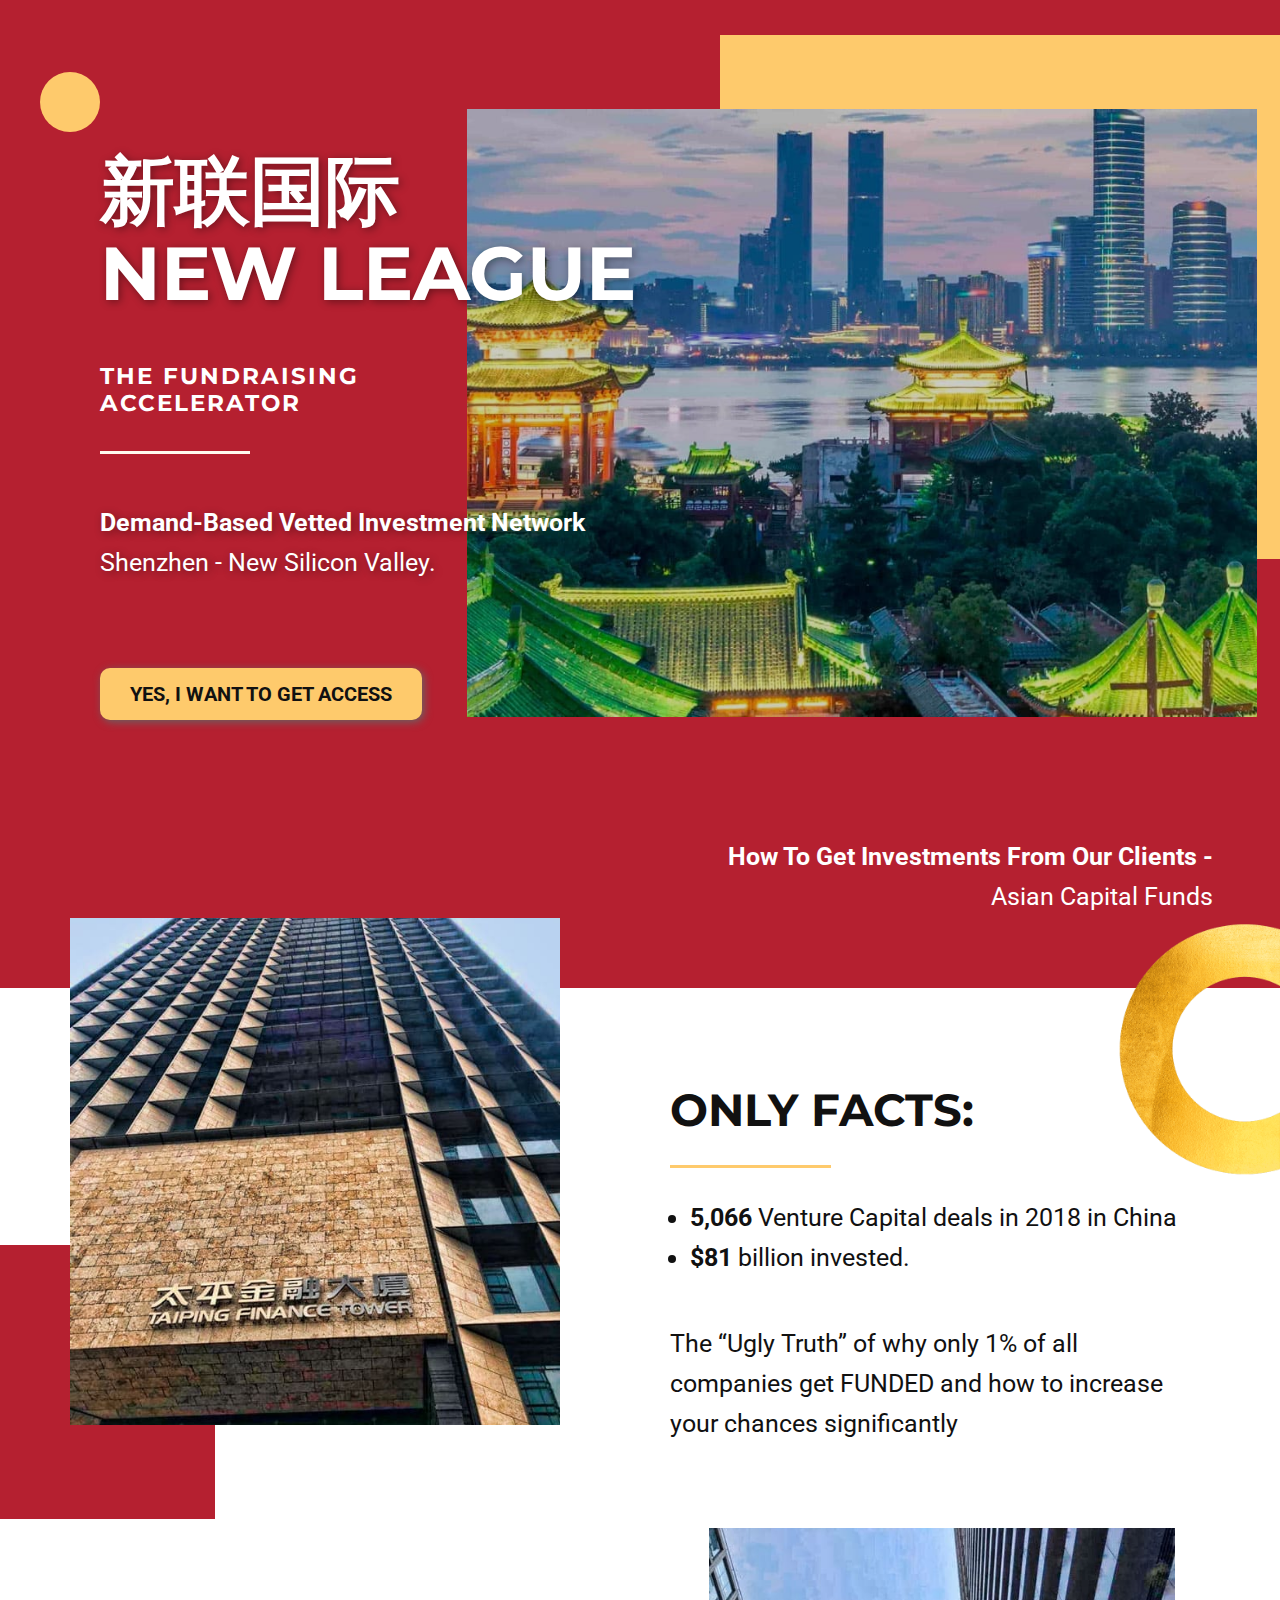
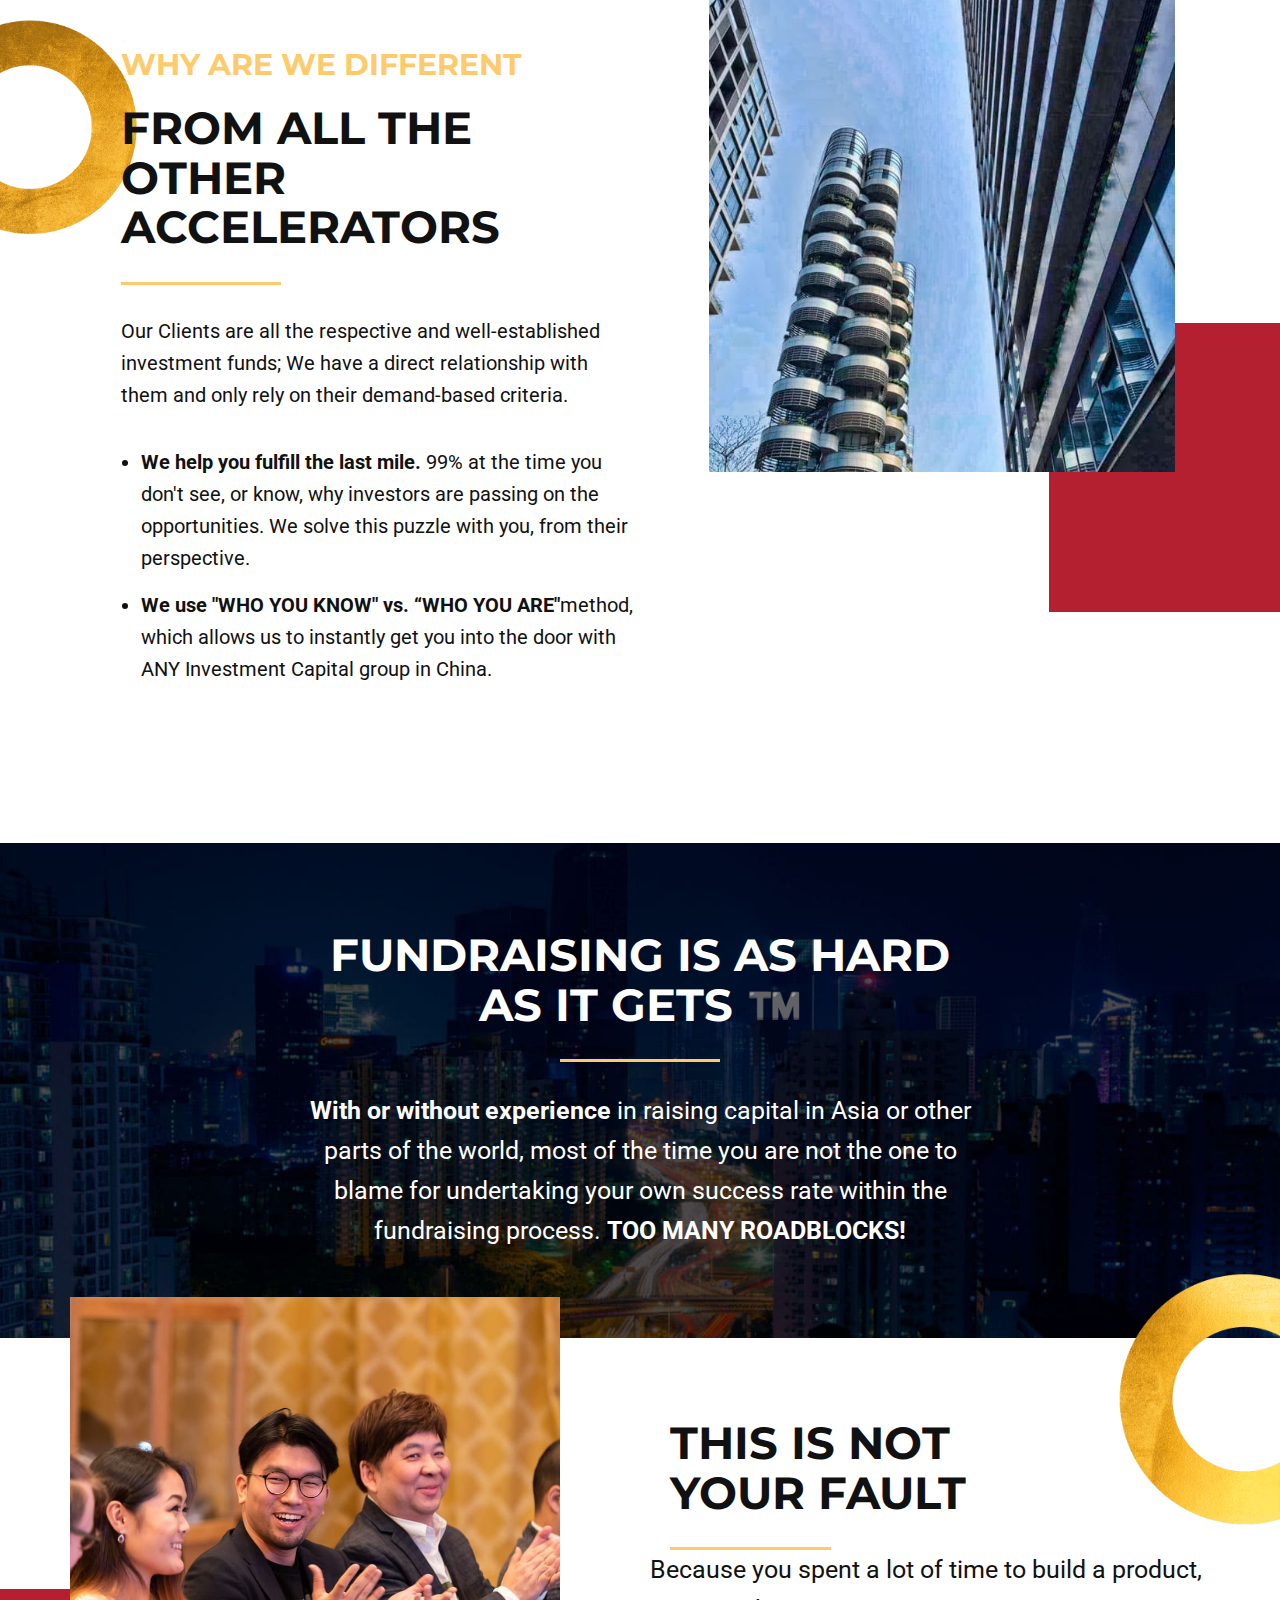
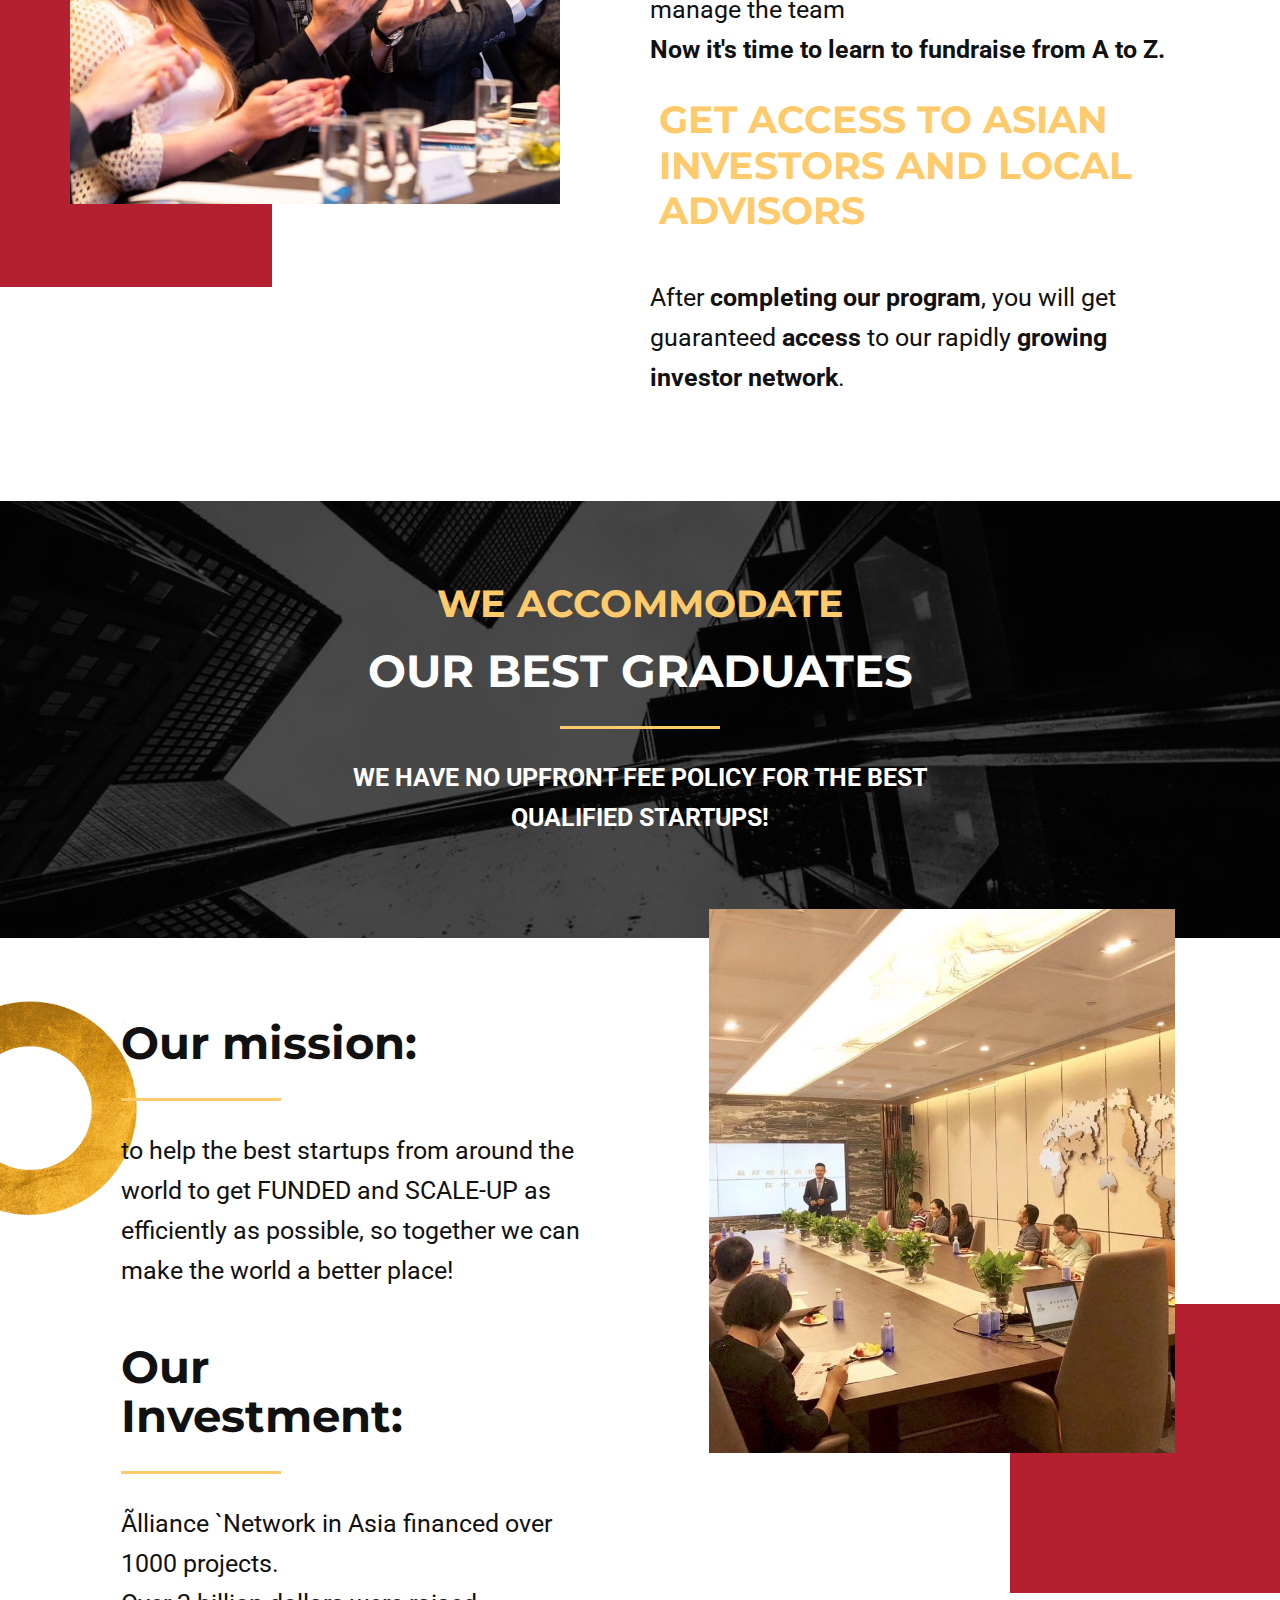
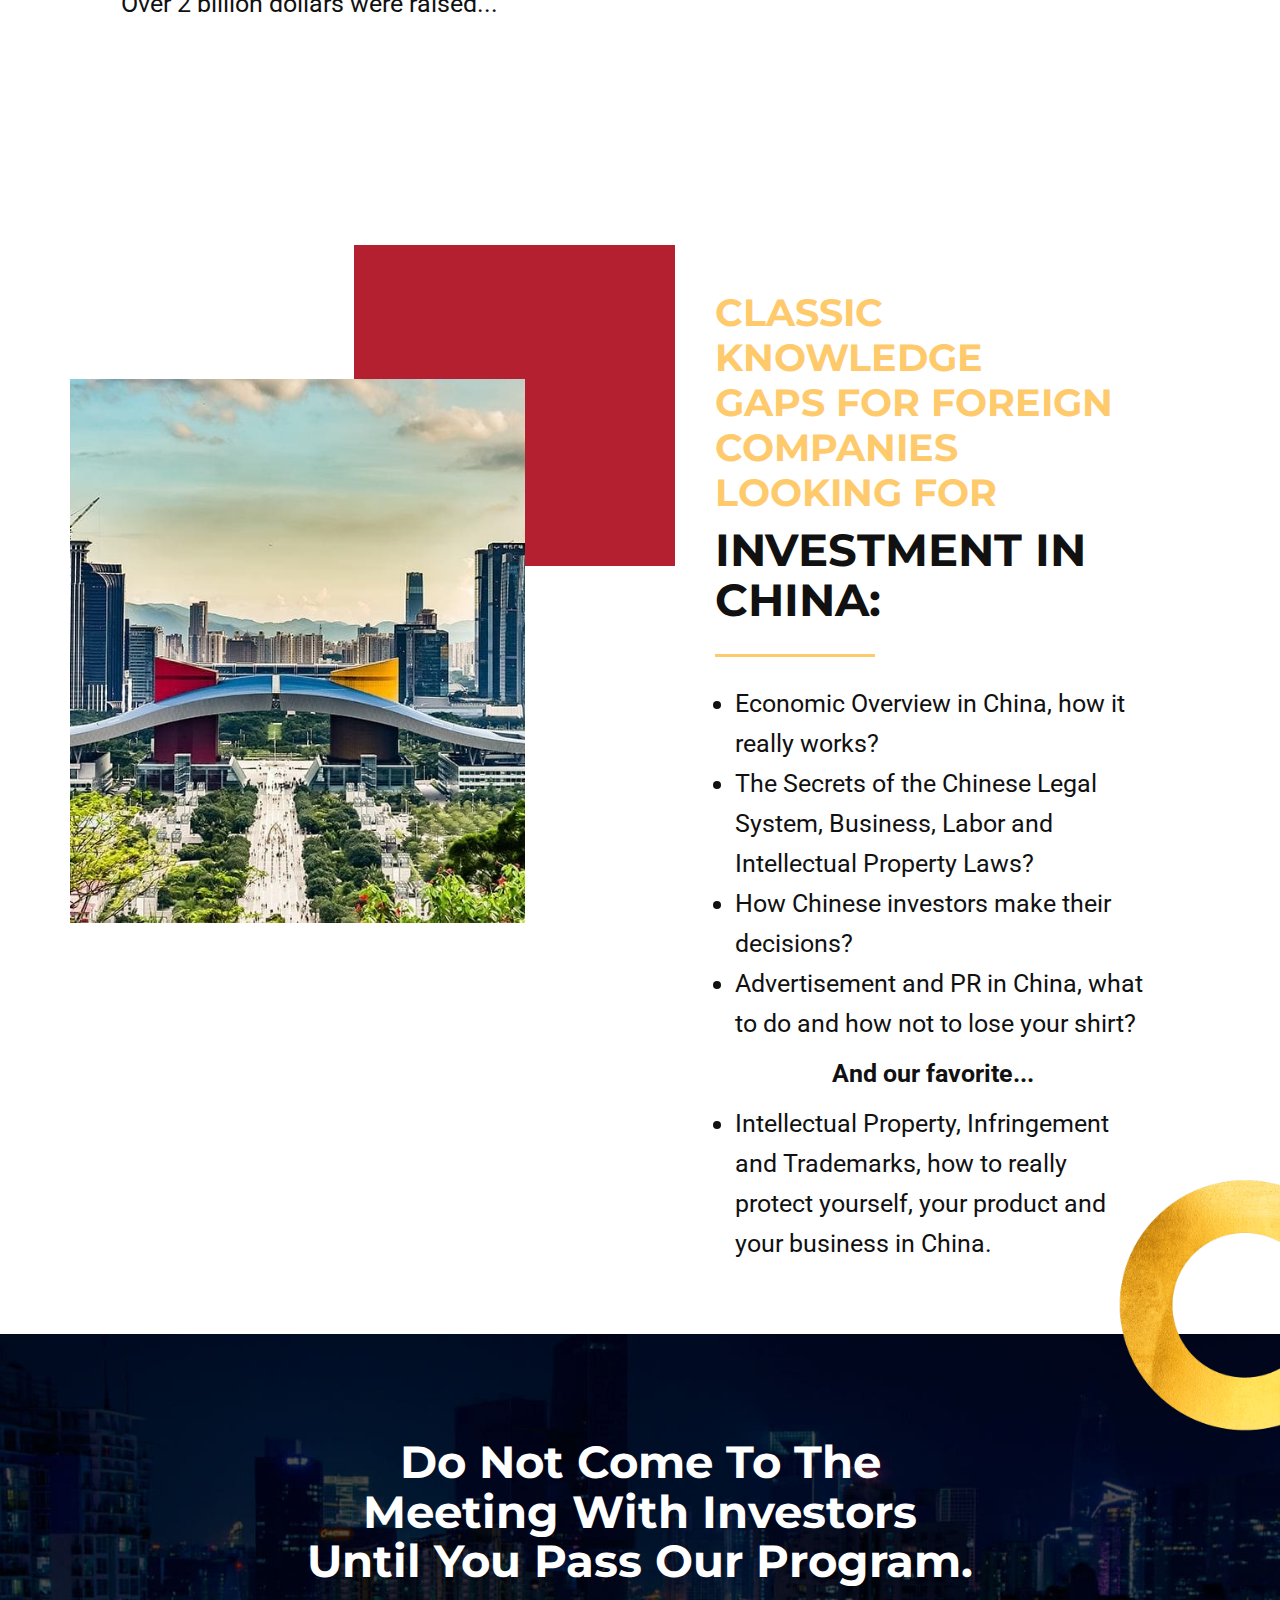
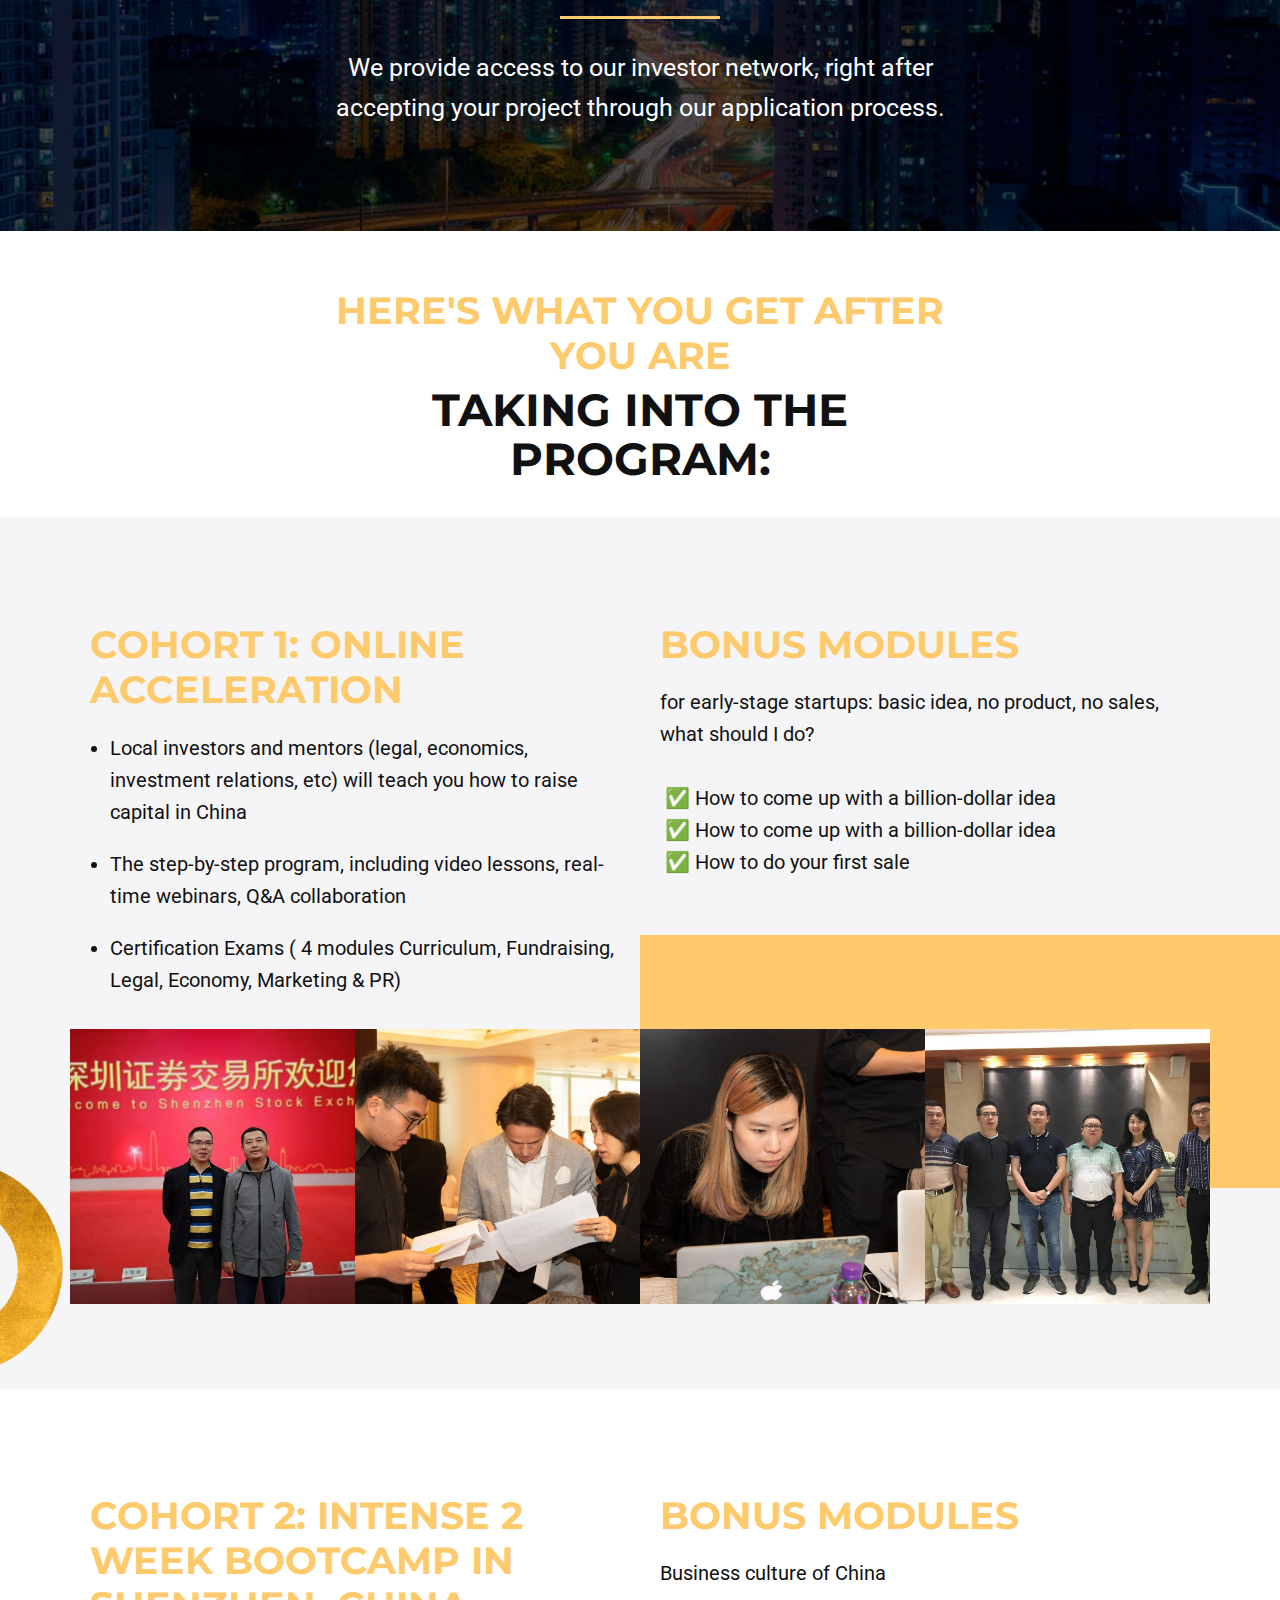
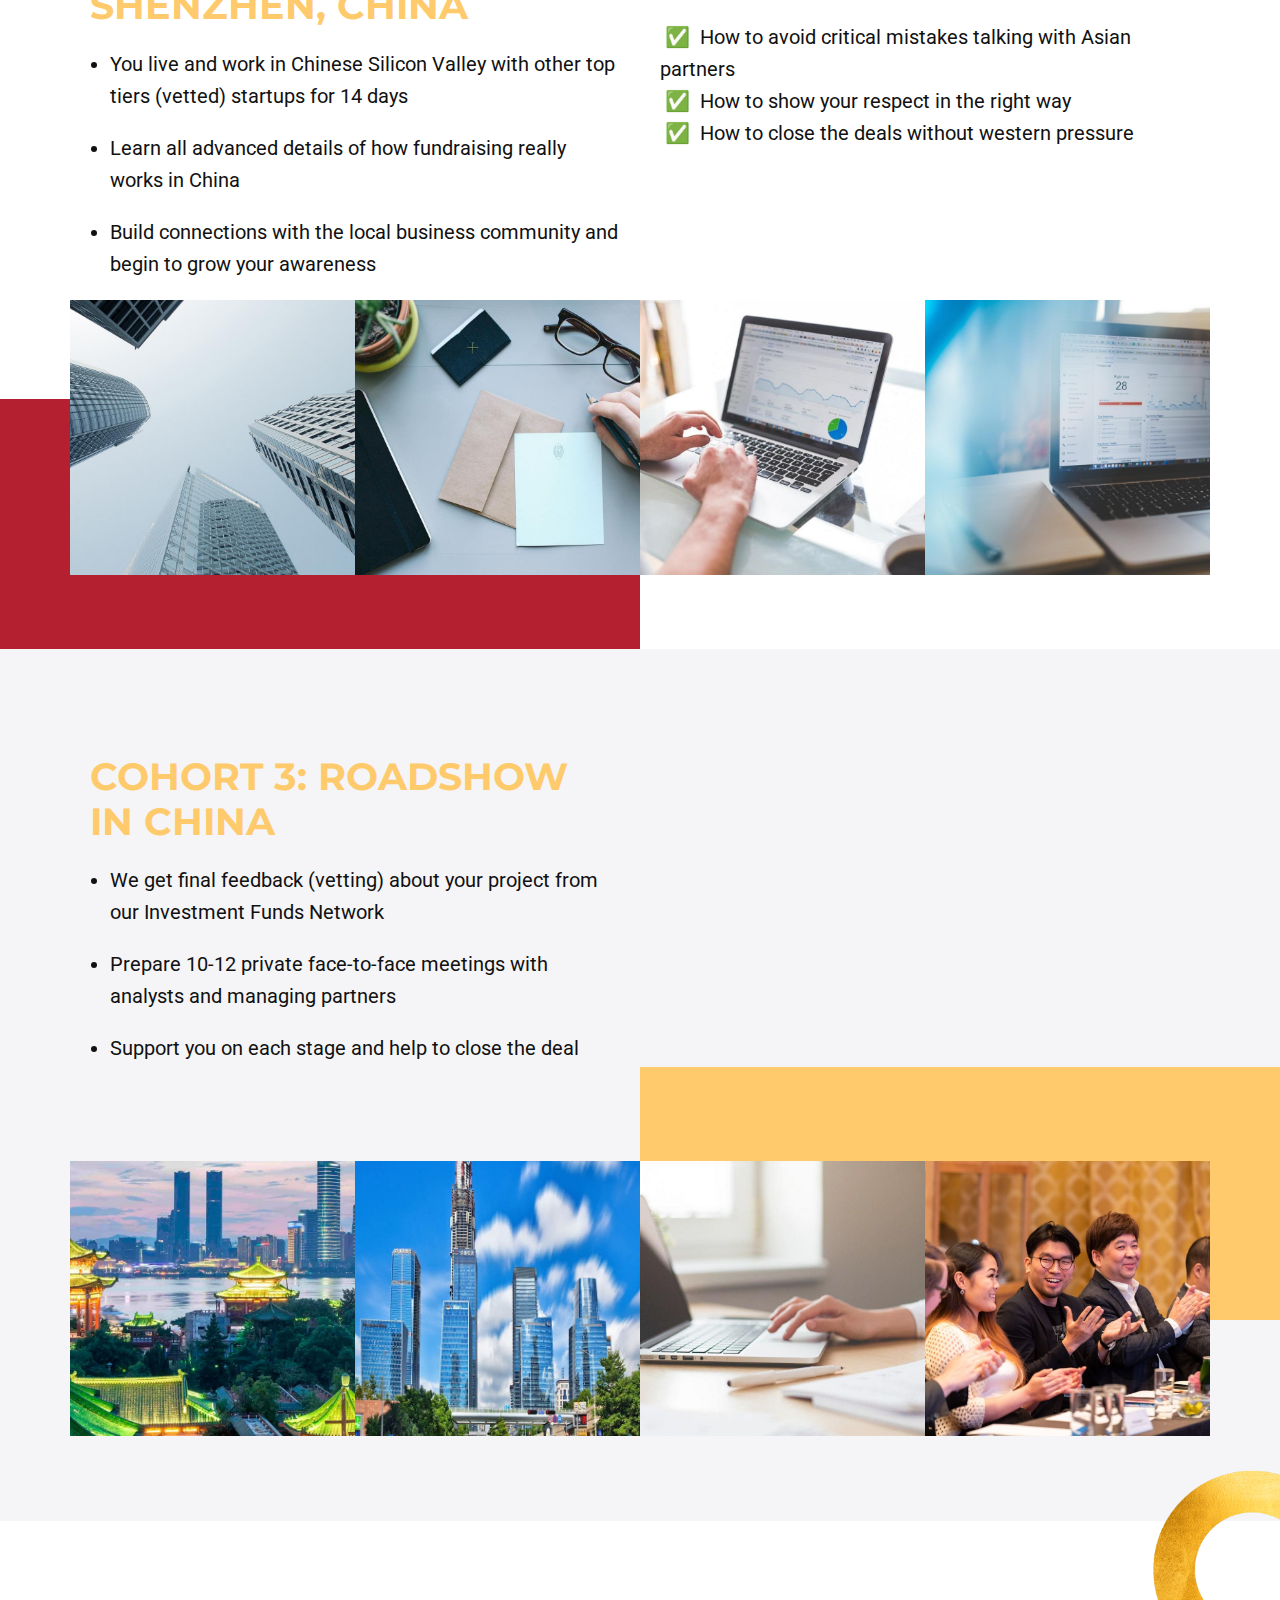
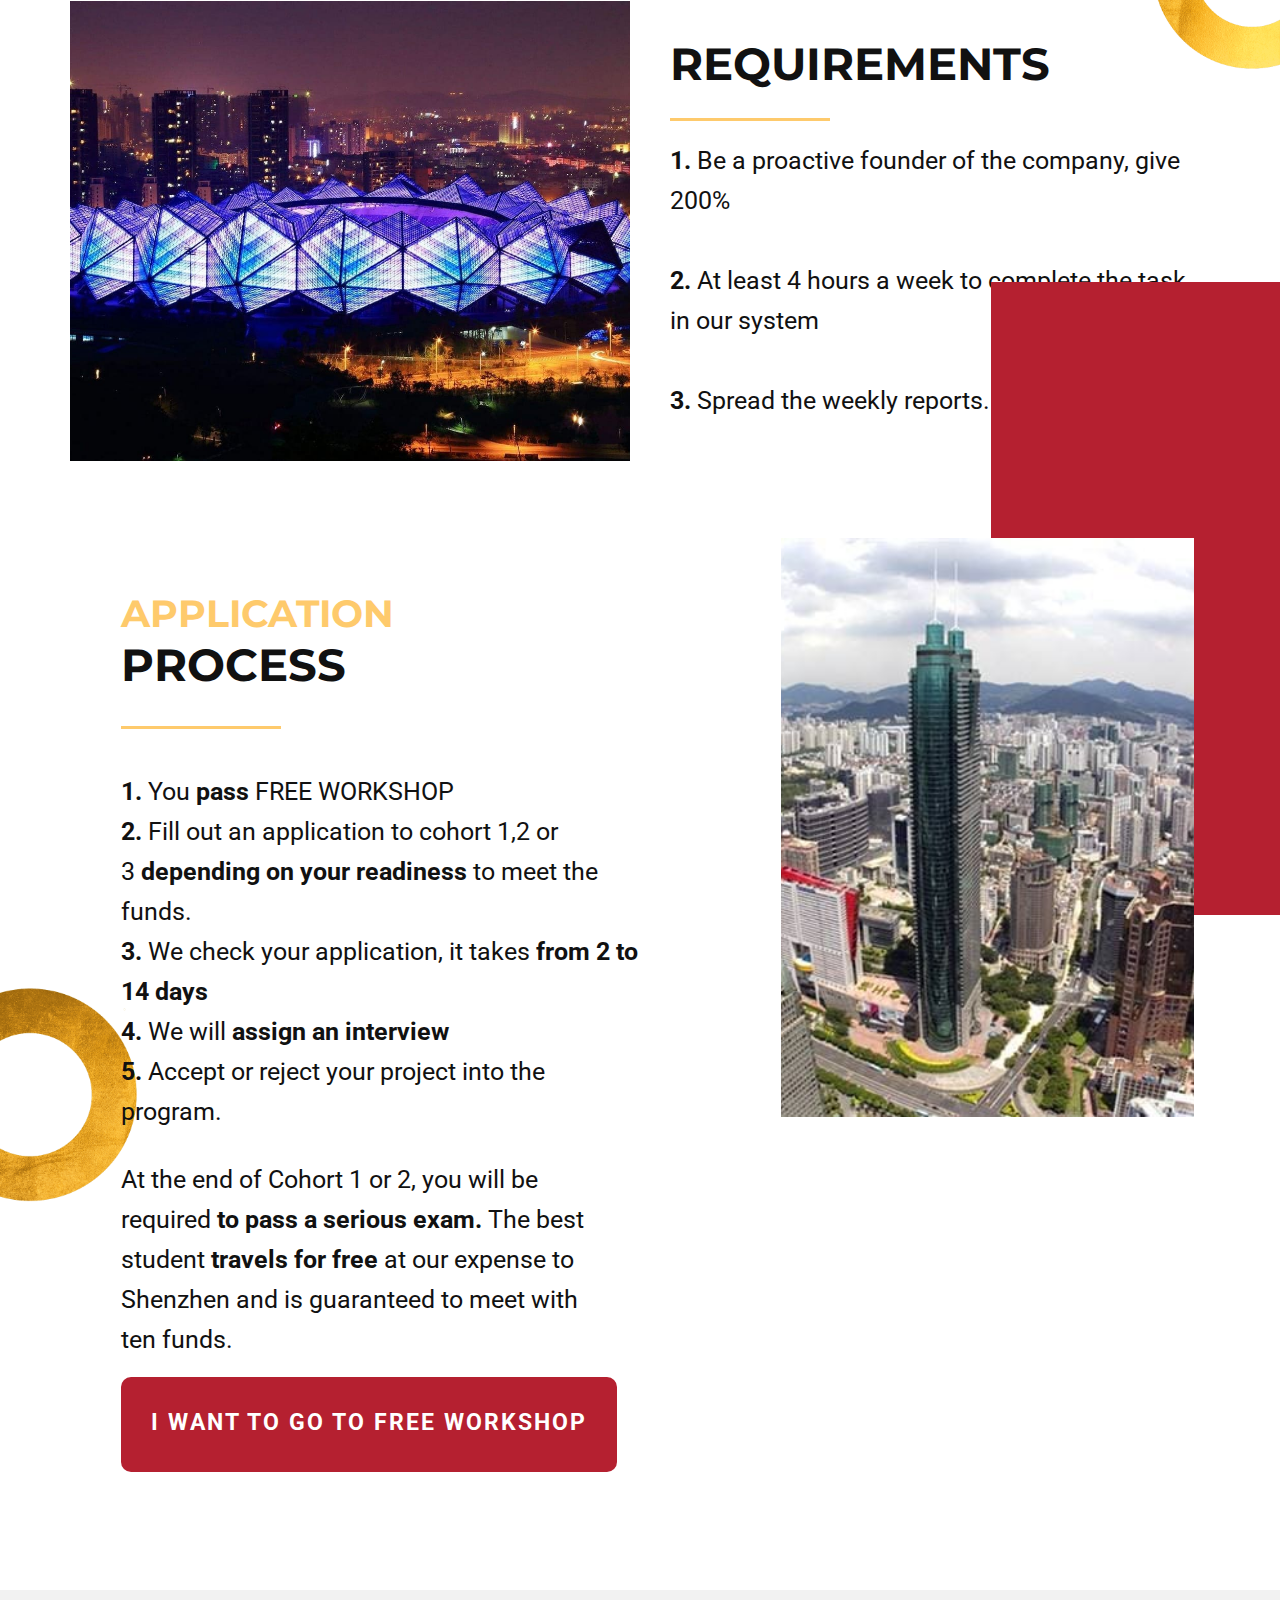
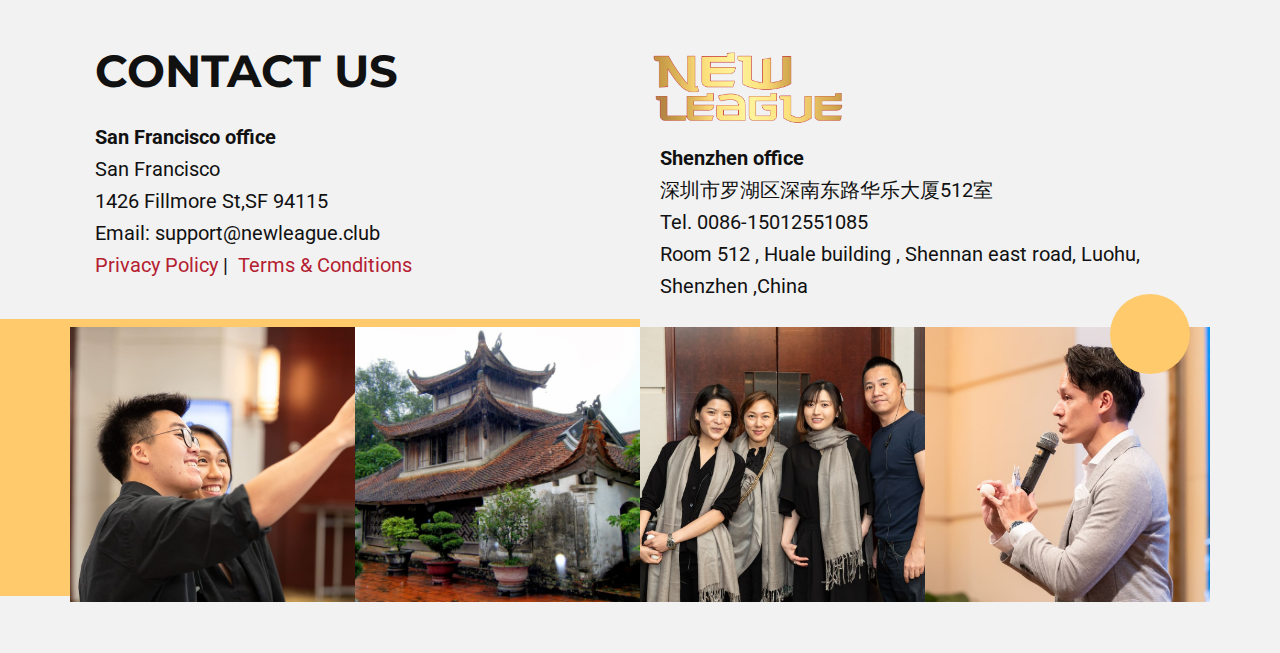
<file: newleague3/index.html>
<!DOCTYPE html>
<html style="font-size: 20px;">

<head>
    <meta name="viewport" content="width=device-width, initial-scale=1.0">
    <meta charset="utf-8">
    <meta name="keywords" content="accelerator, shenzhen">
    <meta name="description" content="THE FUNDRAISING ACCELERATOR. Demand-Based Vetted Investment Network Shenzhen - New Silicon Valley">
    <title>New League</title>
    <link rel="stylesheet" href="nicepage.css" media="screen">
    <link rel="stylesheet" href="index.css" media="screen">
    <script class="u-script" type="text/javascript" src="jquery.js" defer=""></script>
    <script class="u-script" type="text/javascript" src="nicepage.js" defer=""></script>
    <link rel="icon" href="images/favicon.png">
    <link id="u-google-font" rel="stylesheet" href="https://fonts.googleapis.com/css?family=Montserrat:100,100i,200,200i,300,300i,400,400i,500,500i,600,600i,700,700i,800,800i,900,900i|Roboto:100,100i,300,300i,400,400i,500,500i,700,700i,900,900i">
    <script type="application/ld+json">
        {
        		"@context": "http://schema.org",
        		"@type": "Organization",
        		"name": "",
        		"url": "index.html",
        		"logo": "images/favicon.png"
        }
    </script>
    <meta property="og:title" content="New League">
    <meta property="og:type" content="website">
    <meta property="og:description" content="THE FUNDRAISING ACCELERATOR. Demand-Based Vetted Investment Network Shenzhen - New Silicon Valley">
    <meta name="theme-color" content="#b52030">
    <link rel="canonical" href="index.html">
    <meta property="og:url" content="index.html">
</head>

<body class="u-body">
    <section class="u-clearfix u-palette-1-base u-section-1" id="sec-e732">
        <div class="u-hidden-xs u-palette-4-base u-shape u-shape-rectangle u-shape-1"></div>
        <div class="u-clearfix u-sheet u-sheet-1">
            <img src="images/color_shenzhen_main_bg.jpg" alt="" class="u-image u-image-default u-image-1">
            <div class="u-align-left-lg u-align-left-md u-align-left-xl u-container-style u-expanded-width-sm u-group u-group-1">
                <div class="u-container-layout u-container-layout-1">
                    <h1 class="u-align-center-sm u-align-center-xs u-text u-text-1">新联国际&nbsp;<br>NEW LEAGUE</h1>
                    <h5 class="u-align-center-sm u-align-center-xs u-text u-text-2"><b>THE FUNDRAISING ACCELERATOR</b></h5>
                    <div class="u-border-3 u-border-palette-4-light-3 u-line u-line-horizontal u-line-1"></div>
                    <p class="u-align-center-sm u-align-center-xs u-text u-text-3"><b>Demand-Based Vetted Investment Network</b><br>Shenzhen - New Silicon Valley.</p><a href="https://newleague.clickfunnels.com/application" class="u-btn u-button-style u-palette-4-base u-btn-1" title="Yes, I want to go ro workshop">Yes, I want to get access</a>
                </div>
            </div>
            <div class="u-palette-4-base u-shape u-shape-circle u-shape-2"></div>
            <p class="u-align-center-sm u-align-center-xs u-align-right-lg u-align-right-md u-align-right-xl u-large-text u-text u-text-font u-text-variant u-text-4"><i></i>&nbsp;<b>How To Get Investments From Our Clients -&nbsp;</b>Asian Capital Funds</p>
        </div>
    </section>
    <section class="u-clearfix u-section-2" id="carousel_bbe2"><img src="images/gold_circle_1.png" alt="" class="u-image u-image-contain u-image-default u-image-1">
        <div class="u-clearfix u-sheet u-sheet-1">
            <div class="u-palette-1-base u-shape u-shape-rectangle u-shape-1"></div>
            <div class="u-clearfix u-expanded-width u-gutter-20 u-layout-wrap u-layout-wrap-1">
                <div class="u-layout">
                    <div class="u-layout-row">
                        <div class="u-container-style u-expand-resize u-layout-cell u-left-cell u-size-30 u-layout-cell-1">
                            <div class="u-container-layout">
                                <img class="u-image u-image-2" src="images/bc_shenzhen.jpg"></div>
                        </div>
                        <div class="u-align-center-sm u-align-left-lg u-align-left-md u-align-left-xl u-container-style u-layout-cell u-right-cell u-size-30 u-layout-cell-2">
                            <div class="u-container-layout u-container-layout-2">
                                <h2 class="u-align-center-xs u-text u-text-1"><b>ONLY FACTS:</b></h2>
                                <div class="u-border-3 u-border-palette-4-base u-line u-line-horizontal u-line-1"></div>
                                <ul class="u-align-left-xs u-text u-text-2">
                                    <li><b>5,066 </b>Venture Capital deals in 2018 in China</li>
                                    <li><b>$81</b> billion invested.</li>
                                </ul>
                                <p class="u-align-center-xs u-text u-text-3">The “Ugly Truth” of why only 1% of all companies get FUNDED and how to increase your chances significantly</p>
                            </div>
                        </div>
                    </div>
                </div>
            </div>
        </div>
    </section>
    <section class="u-clearfix u-section-3" id="sec-b123"><img src="images/gold_circle_2.png" alt="" class="u-image u-image-contain u-image-default u-image-1">
        <div class="u-clearfix u-sheet u-sheet-1">
            <div class="u-clearfix u-gutter-20 u-layout-wrap u-layout-wrap-1">
                <div class="u-layout">
                    <div class="u-layout-row">
                        <div class="u-align-center-sm u-align-left-lg u-align-left-md u-align-left-xl u-container-style u-layout-cell u-left-cell u-size-32 u-layout-cell-1">
                            <div class="u-container-layout u-container-layout-1">
                                <h3 class="u-align-center-xs u-text u-text-palette-4-base u-text-1"><b>WHY ARE WE DIFFERENT</b></h3>
                                <h2 class="u-align-center-xs u-text u-text-2"><b style="">FROM ALL THE OTHER ACCELERATORS</b></h2>
                                <div class="u-border-3 u-border-palette-4-base u-line u-line-horizontal u-line-1"></div>
                                <p class="u-align-center-xs u-text u-text-3">Our Clients are all the respective and well-established investment funds; We have a direct relationship with them and only rely on their demand-based criteria.</p>
                                <ul class="u-align-center-xs u-spacing-15 u-text u-text-4">
                                    <li><b>We help you fulfill the last mile.&nbsp;</b>99% at the time you don't see, or know, why investors are passing on the opportunities. We solve this puzzle with you, from their perspective.</li>
                                    <li><b>We use "WHO YOU KNOW" vs. “WHO YOU ARE"</b>method, which allows us to instantly get you into the door with ANY Investment Capital group in China.<br></li>
                                </ul>
                            </div>
                        </div>
                        <div class="u-container-style u-expand-resize u-layout-cell u-right-cell u-size-28 u-layout-cell-2">
                            <div class="u-container-layout">
                                <div class="u-palette-1-base u-shape u-shape-rectangle u-shape-1"></div><img class="u-image u-image-2" src="images/bc_shenzhen_3.jpg"></div>
                        </div>
                    </div>
                </div>
            </div>
        </div>
    </section>
    <section class="u-clearfix u-image u-section-4" id="carousel_0d16">
        <div class="u-clearfix u-sheet u-sheet-1">
            <div class="u-align-center u-container-style u-group u-group-1">
                <div class="u-container-layout u-valign-middle-md u-valign-middle-sm u-valign-middle-xl u-valign-middle-xs u-container-layout-1">
                    <h2 class="u-text u-text-body-alt-color u-text-1"><b>FUNDRAISING IS AS HARD AS IT GETS ™️</b><br></h2>
                    <div class="u-border-3 u-border-palette-4-base u-line u-line-horizontal u-line-1"></div>
                    <p class="u-text u-text-body-alt-color u-text-2"><b>With or without experience</b>&nbsp;in raising capital in Asia or other parts of the world, most of the time you are not the one to blame for undertaking your own success rate within the fundraising process.&nbsp;<b>TOO MANY ROADBLOCKS!</b><br></p>
                </div>
            </div>
        </div>
    </section>
    <section class="u-clearfix u-section-5" id="sec-f543"><img src="images/gold_circle_1.png" alt="" class="u-image u-image-contain u-image-default u-image-1">
        <div class="u-clearfix u-sheet u-sheet-1">
            <div class="u-palette-1-base u-shape u-shape-rectangle u-shape-1"></div>
            <div class="u-clearfix u-expanded-width u-gutter-20 u-layout-wrap u-layout-wrap-1">
                <div class="u-layout">
                    <div class="u-layout-row">
                        <div class="u-container-style u-expand-resize u-layout-cell u-left-cell u-size-30 u-layout-cell-1">
                            <div class="u-container-layout">
                                <img class="u-image u-image-2" src="images/nl_3.jpg"></div>
                        </div>
                        <div class="u-align-center-xs u-align-left-lg u-align-left-md u-align-left-xl u-container-style u-layout-cell u-right-cell u-size-30 u-layout-cell-2">
                            <div class="u-container-layout u-container-layout-2">
                                <h2 class="u-align-center-sm u-text u-text-1"><b>THIS IS NOT YOUR FAULT</b><br></h2>
                                <div class="u-border-3 u-border-palette-4-base u-line u-line-horizontal u-line-1"></div>
                                <b class="u-align-center-sm u-text u-text-2">Because you spent a lot of time to build a product, manage the team<br><b>Now it's time to learn to fundraise from A to Z.</b></b>
                                <h3 class="u-align-center-sm u-text u-text-palette-4-base u-text-3"><b>GET ACCESS TO ASIAN INVESTORS AND LOCAL ADVISORS</b></h3>
                                <p class="u-align-center-sm u-text u-text-4">After&nbsp;<b>completing our program</b>, you will get guaranteed&nbsp;<b>access</b>&nbsp;to our rapidly&nbsp;<b>growing investor network</b>.</p>
                            </div>
                        </div>
                    </div>
                </div>
            </div>
        </div>
    </section>
    <section class="u-clearfix u-image u-shading u-section-6" id="sec-5392">
        <div class="u-clearfix u-sheet u-sheet-1">
            <div class="u-align-center-lg u-container-style u-expanded-width-xs u-group u-group-1">
                <div class="u-container-layout u-valign-middle-lg u-container-layout-1">
                    <h3 class="u-align-center-md u-align-center-sm u-align-center-xl u-align-center-xs u-text u-text-palette-4-base u-text-1"><b>WE ACCOMMODATE</b><br></h3>
                    <h2 class="u-align-center-md u-align-center-sm u-align-center-xl u-align-center-xs u-text u-text-body-alt-color u-text-2"><b>OUR BEST GRADUATES</b><br></h2>
                    <div class="u-border-3 u-border-palette-4-base u-line u-line-horizontal u-line-1"></div>
                    <p class="u-align-center-md u-align-center-sm u-align-center-xl u-align-center-xs u-text u-text-body-alt-color u-text-3"><b>WE HAVE NO UPFRONT FEE POLICY FOR THE BEST QUALIFIED STARTUPS!</b><br></p>
                </div>
            </div>
        </div>
    </section>
    <section class="u-clearfix u-section-7" id="carousel_dfb9"><img src="images/gold_circle_2.png" alt="" class="u-image u-image-contain u-image-default u-image-1">
        <div class="u-clearfix u-sheet u-sheet-1">
            <div class="u-clearfix u-expanded-width-lg u-expanded-width-md u-expanded-width-sm u-expanded-width-xs u-gutter-20 u-layout-wrap u-layout-wrap-1">
                <div class="u-layout">
                    <div class="u-layout-row">
                        <div class="u-align-left u-container-style u-layout-cell u-left-cell u-size-30 u-layout-cell-1">
                            <div class="u-container-layout u-container-layout-1">
                                <h2 class="u-text u-text-1"><b>Our mission:</b><br></h2>
                                <div class="u-border-3 u-border-palette-4-base u-line u-line-horizontal u-line-1"></div>
                                <p class="u-text u-text-2">to help the best startups from around the world to get FUNDED and SCALE-UP as efficiently as possible, so together we can make the world a better place!</p>
                                <h2 class="u-text u-text-3"><b>Our Investment:</b><br></h2>
                                <div class="u-border-3 u-border-palette-4-base u-line u-line-horizontal u-line-2"></div>
                                <p class="u-text u-text-4">Ãlliance `Network in Asia financed over 1000 projects.<br>Over 2 billion dollars were raised...</p>
                            </div>
                        </div>
                        <div class="u-container-style u-expand-resize u-layout-cell u-right-cell u-size-30 u-layout-cell-2">
                            <div class="u-container-layout">
                                <div class="u-palette-1-base u-shape u-shape-rectangle u-shape-1"></div><img class="u-image u-image-2" src="images/nl_16.jpg"></div>
                        </div>
                    </div>
                </div>
            </div>
        </div>
    </section>
    <section class="u-clearfix u-section-8" id="sec-dce4">
        <div class="u-clearfix u-sheet u-sheet-1">
            <div class="u-clearfix u-expanded-width u-gutter-30 u-layout-wrap u-layout-wrap-1">
                <div class="u-layout">
                    <div class="u-layout-row">
                        <div class="u-container-style u-expand-resize u-layout-cell u-left-cell u-size-30 u-layout-cell-1">
                            <div class="u-container-layout">
                                <div class="u-align-left u-color-1-dark-1 u-shape u-shape-1"></div>
                                <img class="u-image u-image-1" src="images/Main_Shenzhen_shutterstock_486975928copy.jpg">
                            </div>
                        </div>
                        <div class="u-align-left-lg u-align-left-md u-container-style u-layout-cell u-right-cell u-size-30 u-layout-cell-2">
                            <div class="u-container-layout u-container-layout-2">
                                <h3 class="u-align-center-sm u-align-center-xs u-align-left-lg u-align-left-md u-align-left-xl u-text u-text-palette-4-base u-text-1"><b>CLASSIC KNOWLEDGE GAPS&nbsp;</b><b>FOR FOREIGN COMPANIES LOOKING FOR</b></h3>
                                <h2 class="u-align-center-sm u-align-center-xs u-align-left-lg u-align-left-md u-align-left-xl u-text u-text-2"><b>INVESTMENT IN CHINA:</b></h2>
                                <div class="u-border-3 u-border-palette-4-base u-line u-line-horizontal u-line-1"></div>
                                <ul class="u-align-left u-text u-text-3">
                                    <li>Economic Overview in China, how it really works?</li>
                                    <li>The Secrets of the Chinese Legal System, Business, Labor and Intellectual Property Laws?</li>
                                    <li>How Chinese investors make their decisions? </li>
                                    <li>Advertisement and PR in China, what to do and how not to lose your shirt?</li>
                                </ul>
                                <p class="u-align-center u-text u-text-4">And our favorite...</p>
                                <ul class="u-align-left u-text u-text-5">
                                    <li>Intellectual Property, Infringement and Trademarks, how to really protect yourself, your product and your business in China.<br></li>
                                </ul>
                            </div>
                        </div>
                    </div>
                </div>
            </div>
        </div>
    </section>
    <section class="u-clearfix u-image u-section-9" id="carousel_6c7c"><img src="images/gold_circle_1.png" alt="" class="u-image u-image-contain u-image-default u-image-1">
        <div class="u-clearfix u-sheet u-sheet-1">
            <div class="u-align-center-lg u-align-center-sm u-align-center-xl u-align-left-md u-container-style u-group u-group-1">
                <div class="u-container-layout u-valign-middle-xl u-valign-middle-xs u-container-layout-1">
                    <h2 class="u-align-center-xs u-text u-text-body-alt-color u-text-1"><b>Do Not Come To The Meeting With Investors Until You Pass Our Program.</b><br></h2>
                    <div class="u-border-3 u-border-palette-4-base u-line u-line-horizontal u-line-1"></div>
                    <p class="u-align-center-xs u-text u-text-body-alt-color u-text-2">We provide access to our investor network, right after accepting your project through our application process.<br></p>
                </div>
            </div>
        </div>
    </section>
    <section class="u-clearfix u-section-10" id="sec-8fb7">
        <div class="u-clearfix u-sheet u-sheet-1">
            <div class="u-container-style u-expanded-width-xs u-group u-group-1">
                <div class="u-container-layout u-container-layout-1">
                    <h3 class="u-align-center u-text u-text-palette-4-base u-text-1"><b>HERE'S WHAT YOU GET AFTER YOU ARE</b></h3>
                    <h2 class="u-align-center u-text u-text-2"><b>TAKING INTO THE PROGRAM:</b><br></h2>
                </div>
            </div>
        </div>
    </section>
    <section class="u-clearfix u-palette-3-light-3 u-section-11" id="sec-83df">
        <div class="u-palette-4-base u-shape u-shape-rectangle u-shape-1"></div>
        <div class="u-clearfix u-sheet u-sheet-1">
            <div class="u-clearfix u-expanded-width u-layout-wrap u-layout-wrap-1">
                <div class="u-layout">
                    <div class="u-layout-col">
                        <div class="u-size-30">
                            <div class="u-layout-row">
                                <div class="u-size-30">
                                    <div class="u-layout-col">
                                        <div class="u-container-style u-layout-cell u-left-cell u-size-60 u-layout-cell-1">
                                            <div class="u-container-layout u-container-layout-1">
                                                <h3 class="u-text u-text-palette-4-base u-text-1"><b>COHORT 1: ONLINE ACCELERATION</b></h3>
                                                <ul class="u-indent-0 u-spacing-20 u-text u-text-2">
                                                    <li>Local investors and mentors (legal, economics, investment relations, etc) will teach you how to raise capital in China</li>
                                                    <li>The step-by-step program, including video lessons, real-time webinars, Q&amp;A collaboration</li>
                                                    <li>Certification Exams ( 4 modules Curriculum, Fundraising, Legal, Economy, Marketing &amp; PR)</li>
                                                </ul>
                                            </div>
                                        </div>
                                    </div>
                                </div>
                                <div class="u-size-30">
                                    <div class="u-layout-col">
                                        <div class="u-container-style u-layout-cell u-right-cell u-size-60 u-layout-cell-2">
                                            <div class="u-container-layout u-container-layout-2">
                                                <h3 class="u-text u-text-palette-4-base u-text-3"><b>BONUS MODULES</b></h3>
                                                <p class="u-text u-text-4">for early-stage startups: basic idea, no product, no sales, what should I do?<br><br><i></i>&nbsp;✅ How to come up with a billion-dollar idea<br><i></i>&nbsp;✅ How to come up with a billion-dollar idea<br><i></i>&nbsp;✅
                                                    How to do your first sale</p>
                                            </div>
                                        </div>
                                    </div>
                                </div>
                            </div>
                        </div>
                        <div class="u-size-30">
                            <div class="u-layout-row">
                                <div class="u-container-style u-hidden-sm u-hidden-xs u-image u-layout-cell u-left-cell u-size-15 u-size-30-md u-image-1">
                                    <div class="u-container-layout"></div>
                                </div>
                                <div class="u-container-style u-hidden-sm u-hidden-xs u-image u-layout-cell u-size-15 u-size-30-md u-image-2">
                                    <div class="u-container-layout"></div>
                                </div>
                                <div class="u-container-style u-image u-layout-cell u-size-15 u-size-30-md u-image-3">
                                    <div class="u-container-layout"></div>
                                </div>
                                <div class="u-container-style u-image u-layout-cell u-right-cell u-size-15 u-size-30-md u-image-4">
                                    <div class="u-container-layout"></div>
                                </div>
                            </div>
                        </div>
                    </div>
                </div>
            </div>
            <img src="images/gold_circle_2.png" alt="" class="u-image u-image-contain u-image-default u-image-5"></div>
    </section>
    <section class="u-clearfix u-white u-section-12" id="carousel_6f91">
        <div class="u-palette-1-base u-shape u-shape-rectangle u-shape-1"></div>
        <div class="u-clearfix u-sheet u-sheet-1">
            <div class="u-clearfix u-expanded-width u-layout-wrap u-layout-wrap-1">
                <div class="u-layout">
                    <div class="u-layout-col">
                        <div class="u-size-30">
                            <div class="u-layout-row">
                                <div class="u-size-30">
                                    <div class="u-layout-col">
                                        <div class="u-container-style u-layout-cell u-left-cell u-size-60 u-layout-cell-1">
                                            <div class="u-container-layout u-container-layout-1">
                                                <h3 class="u-text u-text-palette-4-base u-text-1"><b>COHORT 2: INTENSE 2 WEEK BOOTCAMP IN SHENZHEN, CHINA</b><br></h3>
                                                <ul class="u-indent-0 u-spacing-20 u-text u-text-2">
                                                    <li style="">You live and work in Chinese Silicon Valley with other top tiers (vetted) startups for 14 days</li>
                                                    <li style="">Learn all advanced details of how fundraising really works in China&nbsp;</li>
                                                    <li style="">Build connections with the local business community and begin to grow your awareness<br></li>
                                                </ul>
                                            </div>
                                        </div>
                                    </div>
                                </div>
                                <div class="u-size-30">
                                    <div class="u-layout-col">
                                        <div class="u-container-style u-layout-cell u-right-cell u-size-60 u-layout-cell-2">
                                            <div class="u-container-layout u-container-layout-2">
                                                <h3 class="u-text u-text-palette-4-base u-text-3"><b>BONUS MODULES</b></h3>
                                                <p class="u-text u-text-4">Business culture of China<br><br><i></i>&nbsp;✅&nbsp; How to avoid critical mistakes talking with Asian partners<br><i></i>&nbsp;✅&nbsp; How to show your respect in the right way<br><i></i>&nbsp;✅&nbsp;
                                                    How to close the deals without western pressure</p>
                                            </div>
                                        </div>
                                    </div>
                                </div>
                            </div>
                        </div>
                        <div class="u-size-30">
                            <div class="u-layout-row">
                                <div class="u-container-style u-image u-layout-cell u-left-cell u-size-15 u-size-30-md u-image-1">
                                    <div class="u-container-layout"></div>
                                </div>
                                <div class="u-container-style u-image u-layout-cell u-size-15 u-size-30-md u-image-2">
                                    <div class="u-container-layout"></div>
                                </div>
                                <div class="u-container-style u-hidden-sm u-hidden-xs u-image u-layout-cell u-size-15 u-size-30-md u-image-3">
                                    <div class="u-container-layout"></div>
                                </div>
                                <div class="u-container-style u-hidden-sm u-hidden-xs u-image u-layout-cell u-right-cell u-size-15 u-size-30-md u-image-4">
                                    <div class="u-container-layout"></div>
                                </div>
                            </div>
                        </div>
                    </div>
                </div>
            </div>
        </div>
    </section>
    <section class="u-clearfix u-palette-3-light-3 u-section-13" id="carousel_0a19">
        <div class="u-palette-4-base u-shape u-shape-rectangle u-shape-1"></div><img src="images/gold_circle_1.png" alt="" class="u-image u-image-contain u-image-default u-image-1">
        <div class="u-clearfix u-sheet u-sheet-1">
            <div class="u-clearfix u-expanded-width u-layout-wrap u-layout-wrap-1">
                <div class="u-layout">
                    <div class="u-layout-col">
                        <div class="u-size-30">
                            <div class="u-layout-row">
                                <div class="u-size-30">
                                    <div class="u-layout-col">
                                        <div class="u-container-style u-layout-cell u-left-cell u-size-60 u-layout-cell-1">
                                            <div class="u-container-layout u-container-layout-1">
                                                <h3 class="u-text u-text-palette-4-base u-text-1"><b>COHORT 3: ROADSHOW IN CHINA</b><br></h3>
                                                <ul class="u-indent-0 u-spacing-20 u-text u-text-2">
                                                    <li style="">We get final feedback (vetting) about your project from our Investment Funds Network</li>
                                                    <li style="">Prepare 10-12 private face-to-face meetings with analysts and managing partners&nbsp;</li>
                                                    <li style="">Support you on each stage and help to close the deal<br></li>
                                                </ul>
                                            </div>
                                        </div>
                                    </div>
                                </div>
                                <div class="u-size-30">
                                    <div class="u-layout-col">
                                        <div class="u-container-style u-hidden-xs u-layout-cell u-right-cell u-size-60 u-layout-cell-2">
                                            <div class="u-container-layout u-container-layout-2">
                                            </div>
                                        </div>
                                    </div>
                                </div>
                            </div>
                        </div>
                        <div class="u-size-30">
                            <div class="u-layout-row">
                                <div class="u-container-style u-image u-layout-cell u-left-cell u-size-15 u-size-30-md u-image-2">
                                    <div class="u-container-layout"></div>
                                </div>
                                <div class="u-container-style u-image u-layout-cell u-size-15 u-size-30-md u-image-3">
                                    <div class="u-container-layout"></div>
                                </div>
                                <div class="u-container-style u-hidden-sm u-hidden-xs u-image u-layout-cell u-size-15 u-size-30-md u-image-4">
                                    <div class="u-container-layout"></div>
                                </div>
                                <div class="u-container-style u-hidden-sm u-hidden-xs u-image u-layout-cell u-right-cell u-size-15 u-size-30-md u-image-5">
                                    <div class="u-container-layout"></div>
                                </div>
                            </div>
                        </div>
                    </div>
                </div>
            </div>
        </div>
    </section>
    <section class="u-clearfix u-section-14" id="sec-e5e9">
        <div class="u-clearfix u-sheet u-sheet-1">
            <div class="u-clearfix u-expanded-width u-gutter-20 u-layout-wrap u-layout-wrap-1">
                <div class="u-layout">
                    <div class="u-layout-row">
                        <div class="u-container-style u-image u-layout-cell u-left-cell u-size-30 u-image-1">
                            <div class="u-container-layout u-valign-middle-lg"></div>
                        </div>
                        <div class="u-container-style u-layout-cell u-right-cell u-size-30 u-layout-cell-2">
                            <div class="u-container-layout u-valign-middle-lg u-container-layout-2">
                                <h2 class="u-align-center-sm u-align-center-xs u-text u-text-1"><b>REQUIREMENTS</b></h2>
                                <div class="u-border-3 u-border-palette-4-base u-line u-line-horizontal u-line-1"></div>
                                <p class="u-align-left-sm u-align-left-xs u-text u-text-2"><b>1.&nbsp;</b>Be a proactive founder of the company, give 200%<br><br><b>2.&nbsp;</b>At least 4 hours a week to complete the task in our system<br><br><b>3.&nbsp;</b>Spread the weekly reports. It is necessary.</p>
                            </div>
                        </div>
                    </div>
                </div>
            </div>
        </div>
    </section>
    <section class="u-clearfix u-section-15" id="carousel_2163">
        <div class="u-hidden-sm u-hidden-xs u-palette-1-base u-shape u-shape-rectangle u-shape-1"></div><img src="images/gold_circle_2.png" alt="" class="u-image u-image-contain u-image-default u-image-1">
        <div class="u-clearfix u-sheet u-sheet-1">
            <img src="images/timg2.jpeg" alt="" class="u-expanded-width-sm u-expanded-width-xs u-image u-image-default u-image-2" data-image-width="700" data-image-height="450">
            <div class="u-clearfix u-expanded-width u-gutter-20 u-layout-wrap u-layout-wrap-1">
                <div class="u-layout">
                    <div class="u-layout-row">
                        <div class="u-align-left-lg u-align-left-md u-align-left-xl u-container-style u-layout-cell u-left-cell u-size-31 u-layout-cell-1">
                            <div class="u-container-layout u-container-layout-1">
                                <h3 class="u-align-center-sm u-align-center-xs u-text u-text-palette-4-base u-text-1"><b>APPLICATION</b></h3>
                                <h2 class="u-align-center-sm u-align-center-xs u-text u-text-2"><b>PROCESS</b><br></h2>
                                <div class="u-border-3 u-border-palette-4-base u-line u-line-horizontal u-line-1"></div>
                                <p class="u-align-left-sm u-align-left-xs u-text u-text-3"><b>1.</b>&nbsp;You&nbsp;<b>pass</b>&nbsp;FREE WORKSHOP&nbsp;<br><b>2.</b>&nbsp;Fill out an application to cohort 1,2 or 3&nbsp;<b>depending on your readiness</b>&nbsp;to meet the funds.&nbsp;<br><b>3.</b>&nbsp;We check
                                    your application, it takes&nbsp;<b>from 2 to 14 days</b><br><b>4.</b>&nbsp;We will&nbsp;<b>assign an interview</b><br><b>5.</b>&nbsp;Accept or reject your project into the program.</p>
                                <p class="u-align-center-sm u-align-center-xs u-text u-text-4">At the end of Cohort 1 or 2, you will be required&nbsp;<b>to pass a serious exam.</b>&nbsp;The best student&nbsp;<b>travels for free</b>&nbsp;at our expense to Shenzhen and is guaranteed to meet with ten funds.</p><a href="https://newleague.clickfunnels.com/application"
                                    class="u-btn u-button-style u-palette-1-base zoomIn u-btn-1" data-animation-name="fadeIn" data-animation-duration="1000" data-animation-delay="0" data-animation-direction="" title="I wan to get access">I want to go to free workshop</a></div>
                        </div>
                        <div class="u-container-style u-expand-resize u-hidden-xs u-layout-cell u-right-cell u-size-29 u-layout-cell-2">
                            <div class="u-container-layout">
                            </div>
                        </div>
                    </div>
                </div>
            </div>
        </div>
    </section>
    <section class="u-clearfix u-grey-5 u-section-16" id="carousel_9c01">
        <div class="u-palette-4-base u-shape u-shape-rectangle u-shape-1"></div>
        <div class="u-clearfix u-sheet u-sheet-1">
            <div class="u-clearfix u-expanded-width u-layout-wrap u-layout-wrap-1">
                <div class="u-layout">
                    <div class="u-layout-col">
                        <div class="u-size-30">
                            <div class="u-layout-row">
                                <div class="u-size-30">
                                    <div class="u-layout-col">
                                        <div class="u-container-style u-layout-cell u-left-cell u-size-60 u-layout-cell-1">
                                            <div class="u-container-layout u-container-layout-1">
                                                <h2 class="u-text u-text-1">Contact Us</h2>
                                                <p class="u-text u-text-2"><b>San Francisco office<br></b>San Francisco <br> 1426 Fillmore St,SF 94115<br>Email: support@newleague.club<br><a href="https://newleague.clickfunnels.com/privacy-policy" target="_blank">Privacy Policy</a>&nbsp;|&nbsp;
                                                    <a href="https://newleague.clickfunnels.com/terms-and-conditions" target="_blank">Terms &amp; Conditions</a><br></p>
                                            </div>
                                        </div>
                                    </div>
                                </div>
                                <div class="u-size-30">
                                    <div class="u-layout-col">
                                        <div class="u-container-style u-layout-cell u-right-cell u-size-60 u-layout-cell-2">
                                            <div class="u-container-layout u-container-layout-2">
                                                <img src="images/favicon.png" alt="" class="u-image u-image-default u-image-1" data-image-width="1358" data-image-height="679">
                                                <p class="u-text u-text-3"></p>
                                                <p class="u-text u-text-4"><b>Shenzhen office</b><br>深圳市罗湖区深南东路华乐大厦512室<br>Tel.&nbsp;0086-15012551085<br>Room 512 , Huale building , Shennan east road, Luohu, Shenzhen ,China<br></p>
                                            </div>
                                        </div>
                                    </div>
                                </div>
                            </div>
                        </div>
                        <div class="u-size-30">
                            <div class="u-layout-row">
                                <div class="u-container-style u-image u-layout-cell u-left-cell u-size-15 u-size-30-md u-image-2">
                                    <div class="u-container-layout"></div>
                                </div>
                                <div class="u-container-style u-image u-layout-cell u-size-15 u-size-30-md u-image-3">
                                    <div class="u-container-layout"></div>
                                </div>
                                <div class="u-container-style u-hidden-sm u-hidden-xs u-image u-layout-cell u-size-15 u-size-30-md u-image-4">
                                    <div class="u-container-layout"></div>
                                </div>
                                <div class="u-container-style u-hidden-sm u-hidden-xs u-image u-layout-cell u-right-cell u-size-15 u-size-30-md u-image-5">
                                    <div class="u-container-layout">
                                        <div class="u-palette-4-base u-shape u-shape-circle u-shape-2"></div>
                                    </div>
                                </div>
                            </div>
                        </div>
                    </div>
                </div>
            </div>
        </div>
    </section>
</body>

</html>
</file>
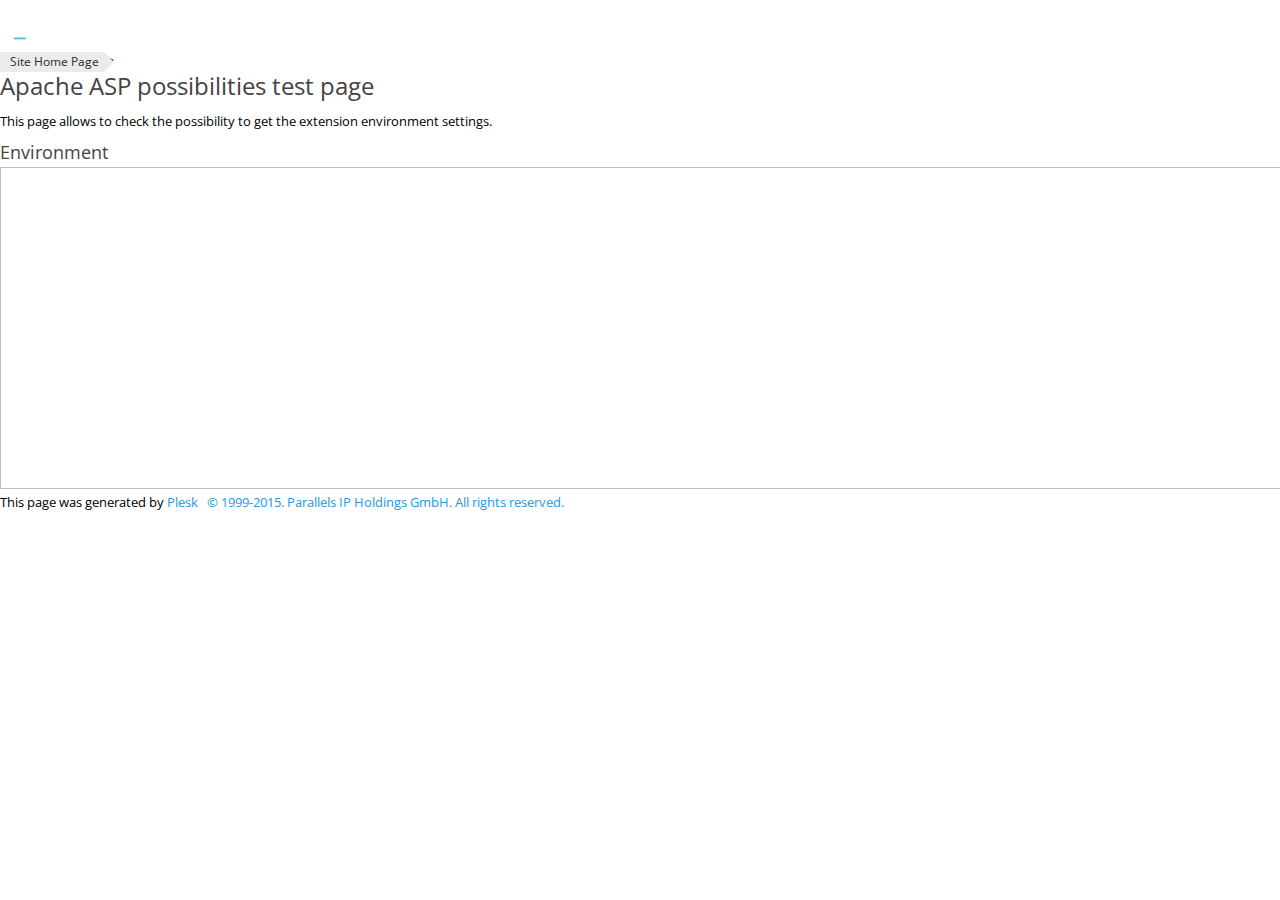
<file: test/apacheasp/test.html>
<!DOCTYPE html>
<!--[if lt IE 7 ]><html class="ie ie6 lte9 lte8 lte7" lang="en"><![endif]-->
<!--[if IE 7 ]><html class="ie ie7 lte9 lte8 lte7" lang="en"><![endif]-->
<!--[if IE 8 ]><html class="ie ie8 lte9 lte8" lang="en"><![endif]-->
<!--[if IE 9 ]><html class="ie ie9 lte9" lang="en"><![endif]-->
<!--[if gt IE 9]><!--><html class="" lang="en"><!--<![endif]-->
<head>
<meta name='copyright' content='Copyright 1999-2015. Parallels IP Holdings GmbH. All Rights Reserved.'>
<meta charset="utf-8">
<meta http-equiv="X-UA-Compatible" content="IE=edge,chrome=1">
<meta http-equiv="Cache-Control" content="no-cache">
<title>Apache ASP test page</title>
<link rel="shortcut icon" href="../../favicon.ico">
<link rel="stylesheet" href="../../css/style.css">
</head>
<body>
	<div id="page">
		<div id="wrapper">

			<div id="top">
				<div class="header">
					<div class="header-wrapper">
						<a class="product-logo" href="http://www.plesk.com/"><img src="../../img/logo.png" alt="Plesk"></a>
					</div>
				</div>
			</div> <!-- /top -->

			<div id="content" class="test">

				<div class="pathbar"><a href="../../index.html">Site Home Page</a> <b>&gt;</b></div>
				<h1>Apache ASP possibilities test page</h1>
				<div class="test-box">
					<div class="test-box-wrap">
						<p>This page allows to check the possibility to get the extension environment settings.</p>
						<h2>Environment</h2>
						<iframe id="ifr" src="test.asp" height="320" width="100%" frameborder="0" name="ifr"></iframe>
					</div>
				</div>

			</div>  <!-- /#content -->

		</div>
	</div>

	<div id="footer-wrapper">
		<div id="footer">
			This page was generated by <a href="http://www.plesk.com/">Plesk</a> <span class="separator">&nbsp;</span> <a class="copyright" href="http://www.plesk.com">&copy; 1999-2015. Parallels IP Holdings GmbH. All rights reserved.</a>
		</div>
	</div>

	<script>if (e = document.getElementById('ifr')) e.src += '?' + Date.now();</script>
</body>
</html>
</file>
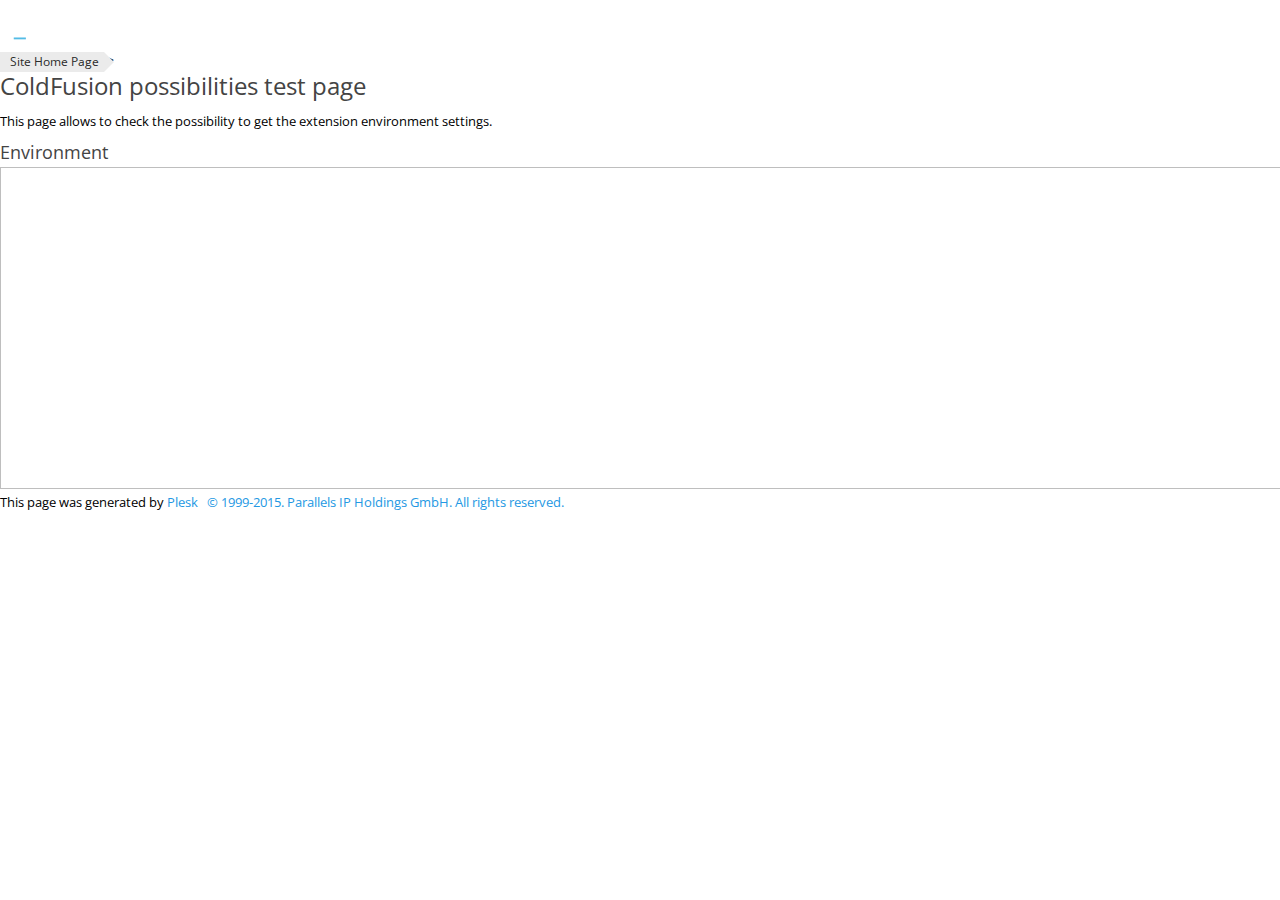
<file: test/coldfusion/test.html>
<!DOCTYPE html>
<!--[if lt IE 7 ]><html class="ie ie6 lte9 lte8 lte7" lang="en"><![endif]-->
<!--[if IE 7 ]><html class="ie ie7 lte9 lte8 lte7" lang="en"><![endif]-->
<!--[if IE 8 ]><html class="ie ie8 lte9 lte8" lang="en"><![endif]-->
<!--[if IE 9 ]><html class="ie ie9 lte9" lang="en"><![endif]-->
<!--[if gt IE 9]><!--><html class="" lang="en"><!--<![endif]-->
<head>
<meta name='copyright' content='Copyright 1999-2015. Parallels IP Holdings GmbH. All Rights Reserved.'>
<meta charset="utf-8">
<meta http-equiv="X-UA-Compatible" content="IE=edge,chrome=1">
<meta http-equiv="Cache-Control" content="no-cache">
<title>ColdFusion test page</title>
<link rel="shortcut icon" href="../../favicon.ico">
<link rel="stylesheet" href="../../css/style.css">
</head>
<body>
	<div id="page">
		<div id="wrapper">

			<div id="top">
				<div class="header">
					<div class="header-wrapper">
						<a class="product-logo" href="http://www.plesk.com/"><img src="../../img/logo.png" alt="Plesk"></a>
					</div>
				</div>
			</div> <!-- /top -->

			<div id="content" class="test">

				<div class="pathbar"><a href="../../index.html">Site Home Page</a> <b>&gt;</b></div>
				<h1>ColdFusion possibilities test page</h1>
				<div class="test-box">
					<div class="test-box-wrap">
						<p>This page allows to check the possibility to get the extension environment settings.</p>
						<h2>Environment</h2>
						<iframe id="ifr" src="test.cfm" height="320" width="100%" frameborder="0" name="ifr"></iframe>
					</div>
				</div>

			</div>  <!-- /#content -->

		</div>
	</div>

	<div id="footer-wrapper">
		<div id="footer">
			This page was generated by <a href="http://www.plesk.com/">Plesk</a> <span class="separator">&nbsp;</span> <a class="copyright" href="http://www.plesk.com/">&copy; 1999-2015. Parallels IP Holdings GmbH. All rights reserved.</a>
		</div>
	</div>

	<script>if (e = document.getElementById('ifr')) e.src += '?' + Date.now();</script>
</body>
</html>
</file>
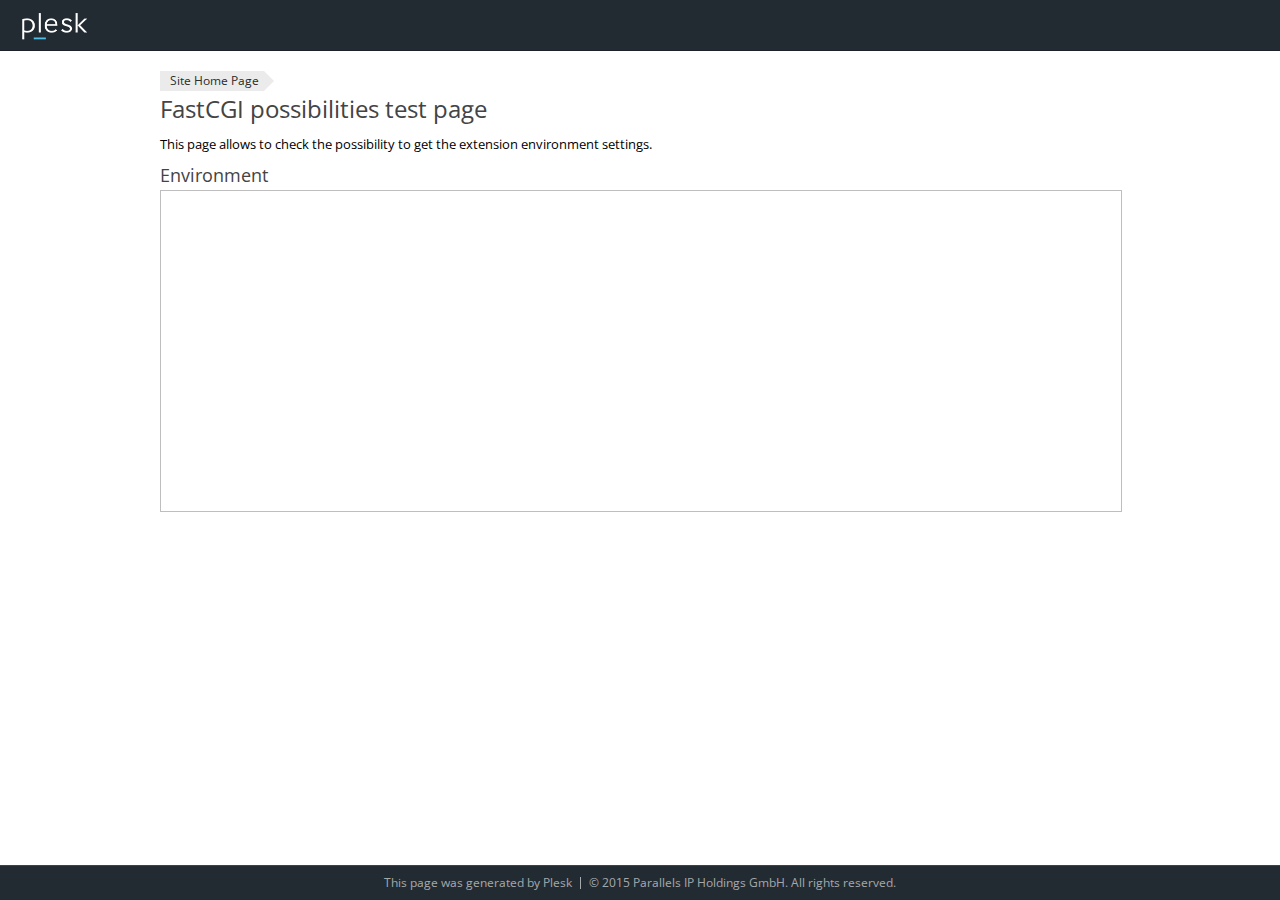
<file: test/fcgi/test.html>
<!DOCTYPE html>
<html lang="en" dir="ltr" class="sid-plesk">
<head>
    <title>Domain Default page</title>
    <meta name='copyright' content='Copyright 1999-2015. Parallels IP Holdings GmbH. All Rights Reserved.'>
    <meta charset="utf-8">
    <meta http-equiv="X-UA-Compatible" content="IE=edge,chrome=1">
    <meta name="viewport" content="width=device-width, initial-scale=1.0, maximum-scale=1.0">
    <meta http-equiv="Cache-Control" content="no-cache">
    <link rel="shortcut icon" href="../../favicon.ico">
    <link rel="stylesheet" href="../../css/style.css">
</head>
<body>

<div class="page-container test">
    <!-- start: PAGE HEADER-->
    <div class="page-header-wrapper">
        <div class="page-header">
            <a class="product-logo" href="http://www.plesk.com/" target="_blank"><img src="../../img/logo.png" alt="Plesk"></a>
        </div>
    </div>
    <!-- end: PAGE HEADER-->

    <!-- start: PAGE CONTENT-->
    <div class="page-content-wrapper">
        <div class="page-content">

            <div class="pathbar"><a href="../../index.html">Site Home Page</a></div>
            <h1>FastCGI possibilities test page</h1>
            <p>This page allows to check the possibility to get the extension environment settings.</p>
            <h2>Environment</h2>
            <iframe id="ifr" src="test.fcgi" height="320" width="100%" frameborder="0" name="ifr"></iframe>

        </div>
    </div>
    <!-- end: PAGE CONTENT-->

    <!-- start: PAGE FOOTER-->
    <div class="page-footer-wrapper">
        <div class="page-footer">
            This page was generated by <a href="http://www.plesk.com" target="_blank">Plesk</a>
            <span class="separator"></span>
            <a href="http://www.plesk.com" target="_blank" class="copyright">© 2015 Parallels IP Holdings GmbH. All rights reserved.</a>
        </div>
    </div>
    <!-- end: PAGE FOOTER-->
</div>
<script>if (e = document.getElementById('ifr')) e.src += '?' + Date.now();</script>
</body>
</html>
</file>
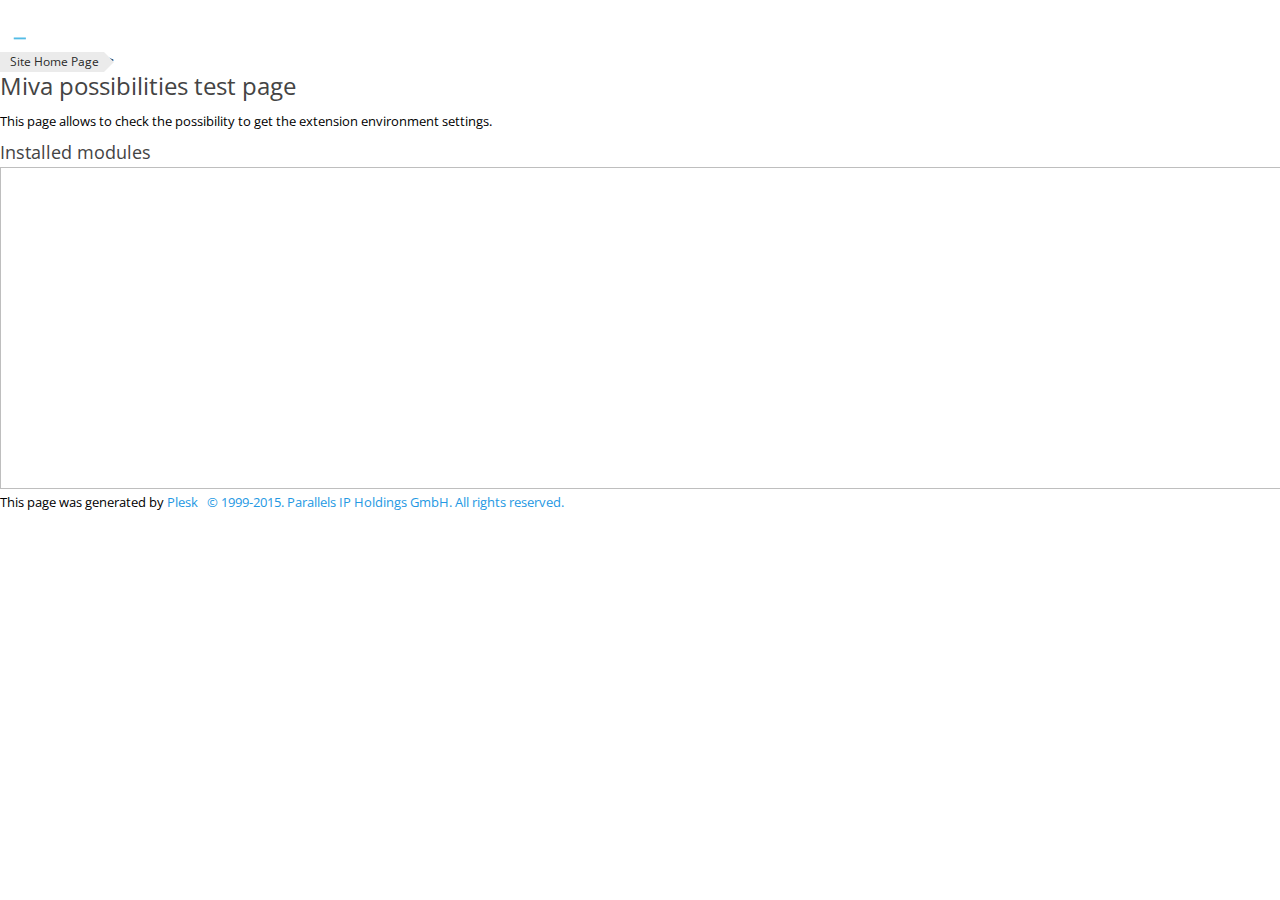
<file: test/miva/test.html>
<!DOCTYPE html>
<!--[if lt IE 7 ]><html class="ie ie6 lte9 lte8 lte7" lang="en"><![endif]-->
<!--[if IE 7 ]><html class="ie ie7 lte9 lte8 lte7" lang="en"><![endif]-->
<!--[if IE 8 ]><html class="ie ie8 lte9 lte8" lang="en"><![endif]-->
<!--[if IE 9 ]><html class="ie ie9 lte9" lang="en"><![endif]-->
<!--[if gt IE 9]><!--><html class="" lang="en"><!--<![endif]-->
<head>
<meta name='copyright' content='Copyright 1999-2015. Parallels IP Holdings GmbH. All Rights Reserved.'>
<meta charset="utf-8">
<meta http-equiv="X-UA-Compatible" content="IE=edge,chrome=1">
<meta http-equiv="Cache-Control" content="no-cache">
<title>Miva test page</title>
<link rel="shortcut icon" href="../../favicon.ico">
<link rel="stylesheet" href="../../css/style.css">
</head>
<body>
	<div id="page">
		<div id="wrapper">

			<div id="top">
				<div class="header">
					<div class="header-wrapper">
						<a class="product-logo" href="http://www.plesk.com/"><img src="../../img/logo.png" alt="Plesk"></a>
					</div>
				</div>
			</div> <!-- /top -->

			<div id="content" class="test">

				<div class="pathbar"><a href="../../index.html">Site Home Page</a> <b>&gt;</b></div>
				<h1>Miva possibilities test page</h1>
				<div class="test-box">
					<div class="test-box-wrap">
						<p>This page allows to check the possibility to get the extension environment settings.</p>
						<h2>Installed modules</h2>
						<iframe id="ifr" src="test.mvc?" height="320" width="100%" frameborder="0" name="ifr"></iframe>
					</div>
				</div>

			</div>  <!-- /#content -->

		</div>
	</div>

	<div id="footer-wrapper">
		<div id="footer">
			This page was generated by <a href="http://www.plesk.com/">Plesk</a> <span class="separator">&nbsp;</span> <a class="copyright" href="http://www.plesk.com/">&copy; 1999-2015. Parallels IP Holdings GmbH. All rights reserved.</a>
		</div>
	</div>

	<script>if (e = document.getElementById('ifr')) e.src += '?' + Date.now();</script>
</body>
</html>
</file>
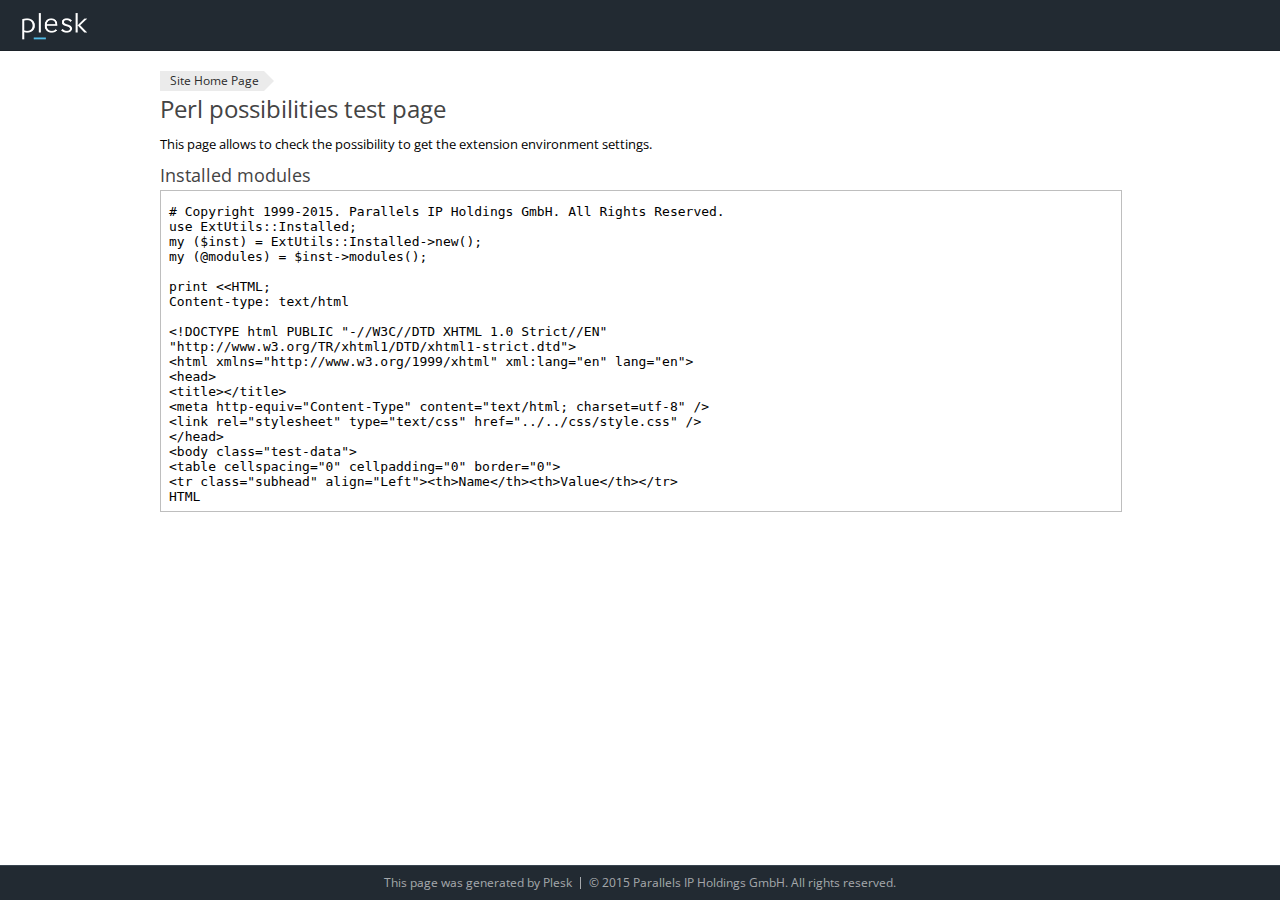
<file: test/perl/test.html>
<!DOCTYPE html>
<html lang="en" dir="ltr" class="sid-plesk">
<head>
    <title>Domain Default page</title>
    <meta name='copyright' content='Copyright 1999-2015. Parallels IP Holdings GmbH. All Rights Reserved.'>
    <meta charset="utf-8">
    <meta http-equiv="X-UA-Compatible" content="IE=edge,chrome=1">
    <meta name="viewport" content="width=device-width, initial-scale=1.0, maximum-scale=1.0">
    <meta http-equiv="Cache-Control" content="no-cache">
    <link rel="shortcut icon" href="../../favicon.ico">
    <link rel="stylesheet" href="../../css/style.css">
</head>
<body>

<div class="page-container test">
    <!-- start: PAGE HEADER-->
    <div class="page-header-wrapper">
        <div class="page-header">
            <a class="product-logo" href="http://www.plesk.com/" target="_blank"><img src="../../img/logo.png" alt="Plesk"></a>
        </div>
    </div>
    <!-- end: PAGE HEADER-->

    <!-- start: PAGE CONTENT-->
    <div class="page-content-wrapper">
        <div class="page-content">

            <div class="pathbar"><a href="../../index.html">Site Home Page</a></div>
            <h1>Perl possibilities test page</h1>
            <p>This page allows to check the possibility to get the extension environment settings.</p>
            <h2>Installed modules</h2>
            <iframe id="ifr" src="test.pl" height="320" width="100%" frameborder="0" name="ifr"></iframe>

        </div>
    </div>
    <!-- end: PAGE CONTENT-->

    <!-- start: PAGE FOOTER-->
    <div class="page-footer-wrapper">
        <div class="page-footer">
            This page was generated by <a href="http://www.plesk.com" target="_blank">Plesk</a>
            <span class="separator"></span>
            <a href="http://www.plesk.com" target="_blank" class="copyright">© 2015 Parallels IP Holdings GmbH. All rights reserved.</a>
        </div>
    </div>
    <!-- end: PAGE FOOTER-->
</div>
<script>if (e = document.getElementById('ifr')) e.src += '?' + Date.now();</script>
</body>
</html>
</file>
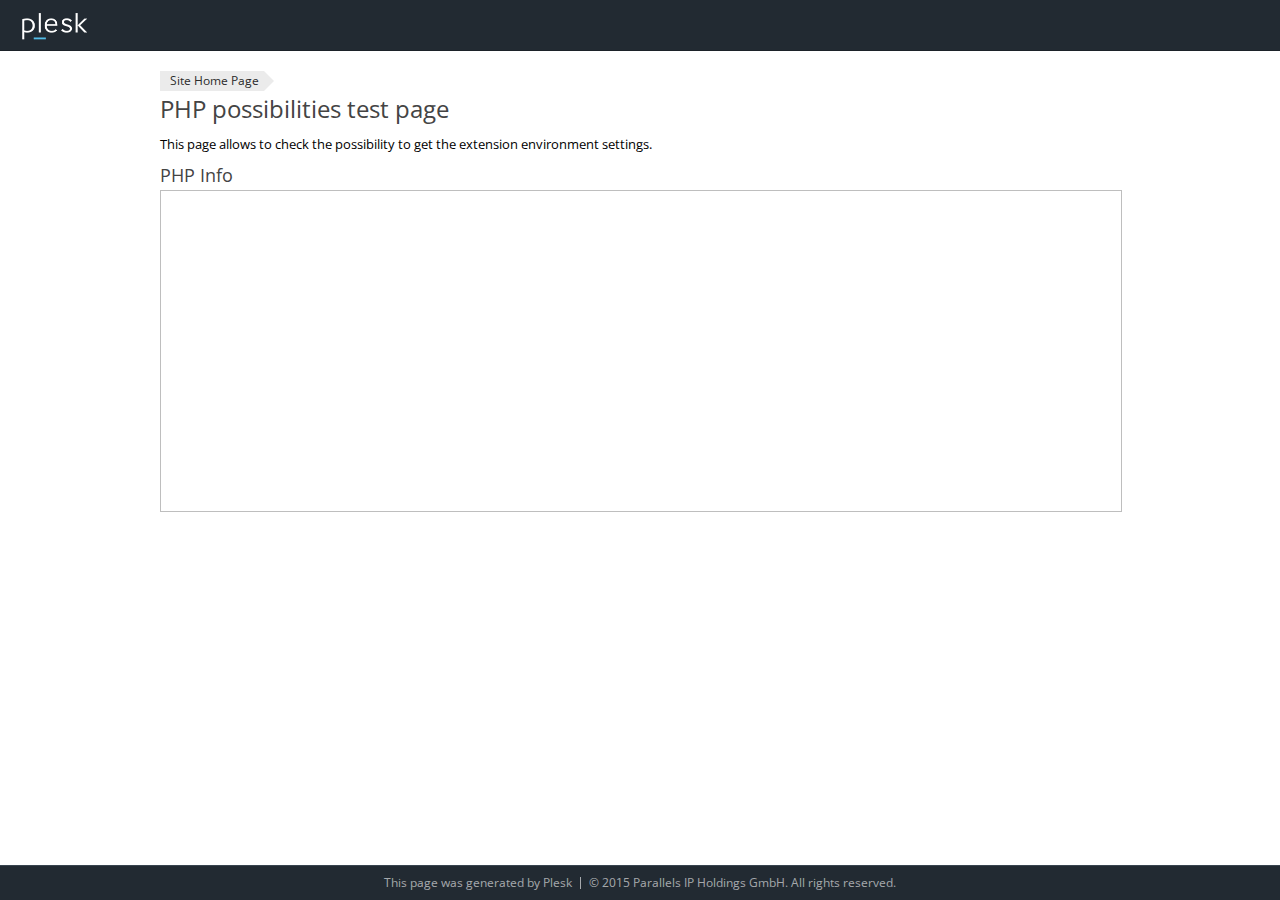
<file: test/php/test.html>
<!DOCTYPE html>
<html lang="en" dir="ltr" class="sid-plesk">
<head>
    <title>Domain Default page</title>
    <meta name='copyright' content='Copyright 1999-2015. Parallels IP Holdings GmbH. All Rights Reserved.'>
    <meta charset="utf-8">
    <meta http-equiv="X-UA-Compatible" content="IE=edge,chrome=1">
    <meta name="viewport" content="width=device-width, initial-scale=1.0, maximum-scale=1.0">
    <meta http-equiv="Cache-Control" content="no-cache">
    <link rel="shortcut icon" href="../../favicon.ico">
    <link rel="stylesheet" href="../../css/style.css">
</head>
<body>

<div class="page-container test">
    <!-- start: PAGE HEADER-->
    <div class="page-header-wrapper">
        <div class="page-header">
            <a class="product-logo" href="http://www.plesk.com/" target="_blank"><img src="../../img/logo.png" alt="Plesk"></a>
        </div>
    </div>
    <!-- end: PAGE HEADER-->

    <!-- start: PAGE CONTENT-->
    <div class="page-content-wrapper">
        <div class="page-content">

            <div class="pathbar"><a href="../../index.html">Site Home Page</a></div>
            <h1>PHP possibilities test page</h1>
            <p>This page allows to check the possibility to get the extension environment settings.</p>
            <h2>PHP Info</h2>
            <iframe id="ifr" src="test.php" height="320" width="100%" frameborder="0" name="ifr"></iframe>

        </div>
    </div>
    <!-- end: PAGE CONTENT-->

    <!-- start: PAGE FOOTER-->
    <div class="page-footer-wrapper">
        <div class="page-footer">
            This page was generated by <a href="http://www.plesk.com" target="_blank">Plesk</a>
            <span class="separator"></span>
            <a href="http://www.plesk.com" target="_blank" class="copyright">© 2015 Parallels IP Holdings GmbH. All rights reserved.</a>
        </div>
    </div>
    <!-- end: PAGE FOOTER-->
</div>
<script>if (e = document.getElementById('ifr')) e.src += '?' + Date.now();</script>
</body>
</html>
</file>
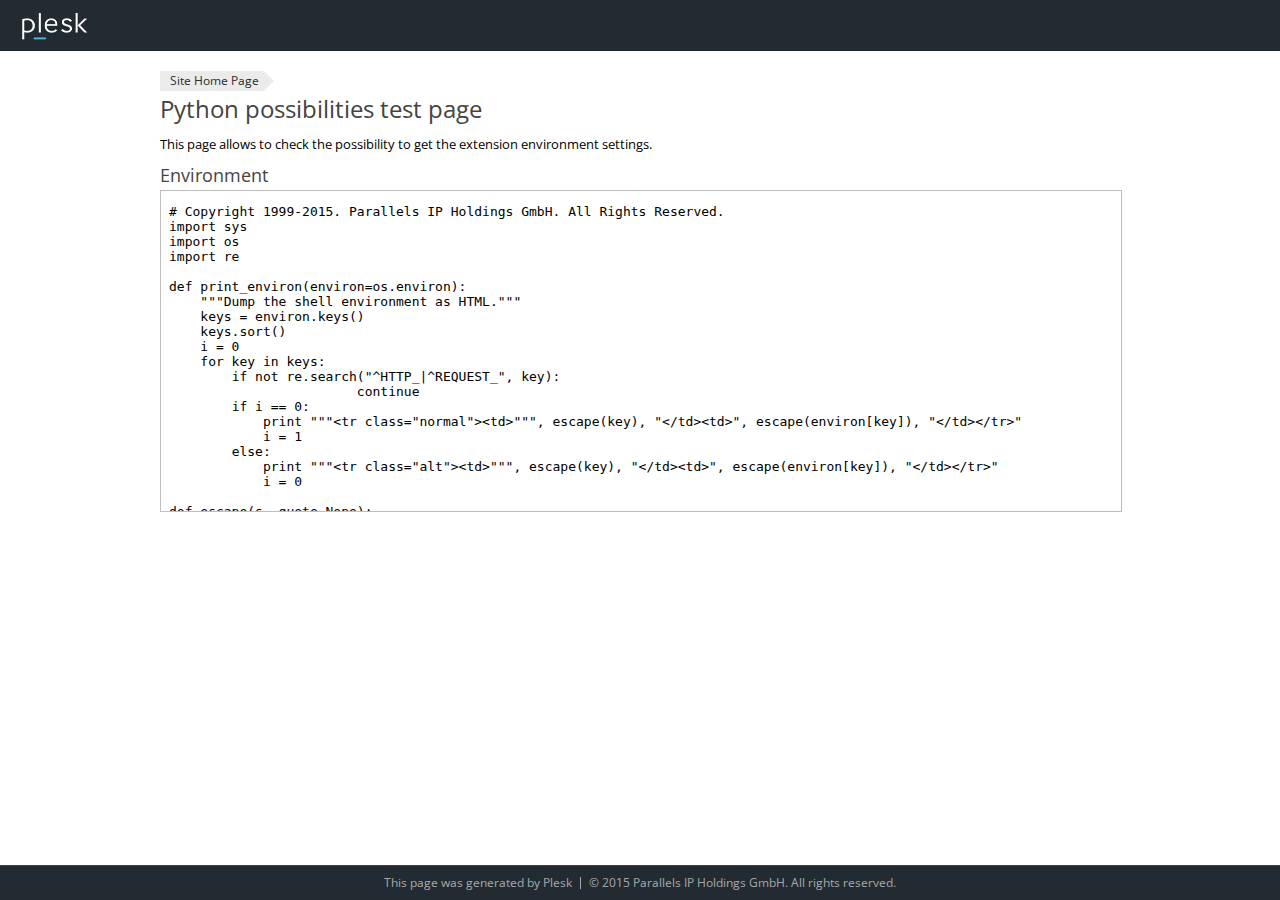
<file: test/python/test.html>
<!DOCTYPE html>
<html lang="en" dir="ltr" class="sid-plesk">
<head>
    <title>Domain Default page</title>
    <meta name='copyright' content='Copyright 1999-2015. Parallels IP Holdings GmbH. All Rights Reserved.'>
    <meta charset="utf-8">
    <meta http-equiv="X-UA-Compatible" content="IE=edge,chrome=1">
    <meta name="viewport" content="width=device-width, initial-scale=1.0, maximum-scale=1.0">
    <meta http-equiv="Cache-Control" content="no-cache">
    <link rel="shortcut icon" href="../../favicon.ico">
    <link rel="stylesheet" href="../../css/style.css">
</head>
<body>

<div class="page-container test">
    <!-- start: PAGE HEADER-->
    <div class="page-header-wrapper">
        <div class="page-header">
            <a class="product-logo" href="http://www.plesk.com/" target="_blank"><img src="../../img/logo.png" alt="Plesk"></a>
        </div>
    </div>
    <!-- end: PAGE HEADER-->

    <!-- start: PAGE CONTENT-->
    <div class="page-content-wrapper">
        <div class="page-content">

            <div class="pathbar"><a href="../../index.html">Site Home Page</a></div>
            <h1>Python possibilities test page</h1>
            <p>This page allows to check the possibility to get the extension environment settings.</p>
            <h2>Environment</h2>
            <iframe id="ifr" src="test.py" height="320" width="100%" frameborder="0" name="ifr"></iframe>

        </div>
    </div>
    <!-- end: PAGE CONTENT-->

    <!-- start: PAGE FOOTER-->
    <div class="page-footer-wrapper">
        <div class="page-footer">
            This page was generated by <a href="http://www.plesk.com" target="_blank">Plesk</a>
            <span class="separator"></span>
            <a href="http://www.plesk.com" target="_blank" class="copyright">© 2015 Parallels IP Holdings GmbH. All rights reserved.</a>
        </div>
    </div>
    <!-- end: PAGE FOOTER-->
</div>
<script>if (e = document.getElementById('ifr')) e.src += '?' + Date.now();</script>
</body>
</html>
</file>
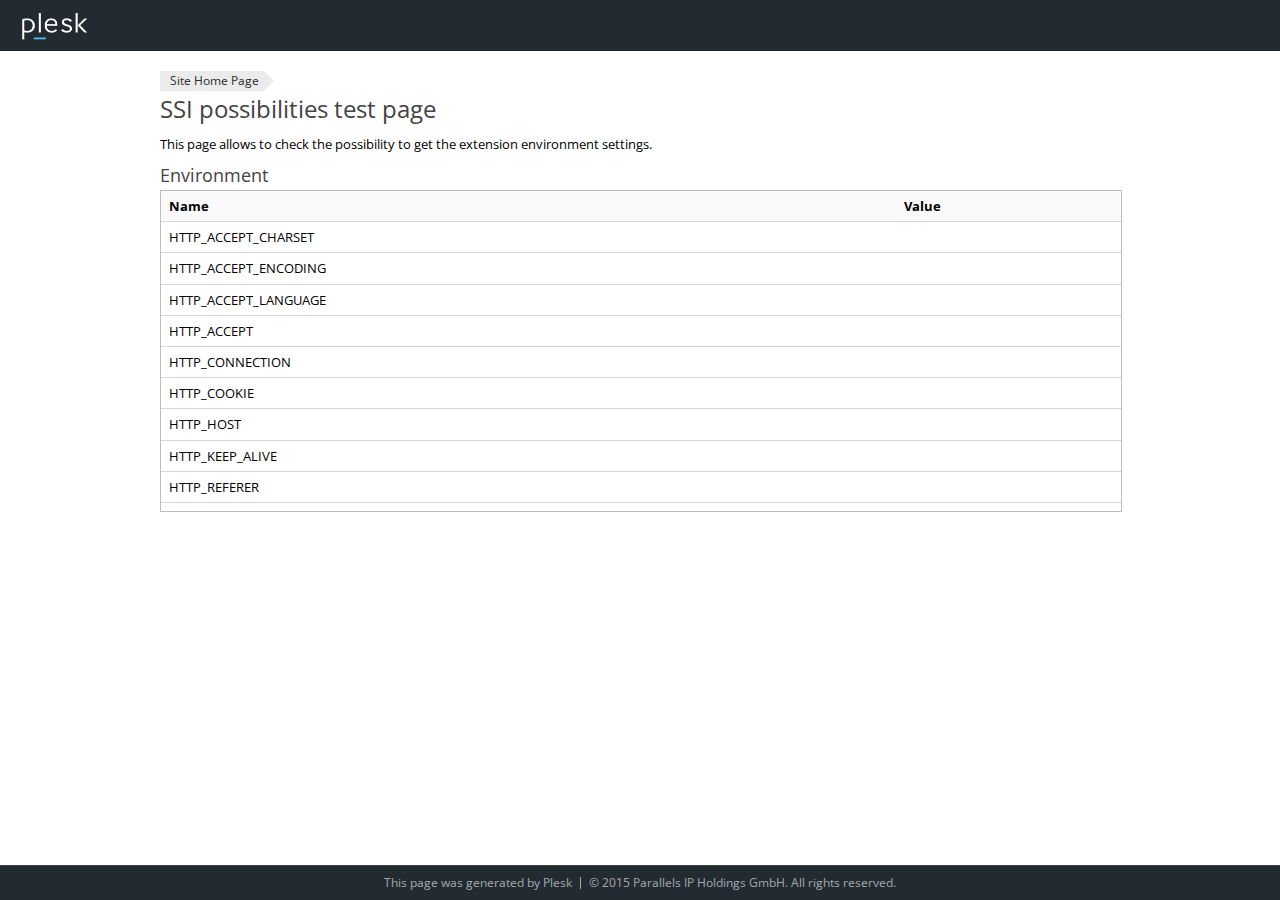
<file: test/ssi/test.html>
<!DOCTYPE html>
<html lang="en" dir="ltr" class="sid-plesk">
<head>
    <title>Domain Default page</title>
    <meta name='copyright' content='Copyright 1999-2015. Parallels IP Holdings GmbH. All Rights Reserved.'>
    <meta charset="utf-8">
    <meta http-equiv="X-UA-Compatible" content="IE=edge,chrome=1">
    <meta name="viewport" content="width=device-width, initial-scale=1.0, maximum-scale=1.0">
    <meta http-equiv="Cache-Control" content="no-cache">
    <link rel="shortcut icon" href="../../favicon.ico">
    <link rel="stylesheet" href="../../css/style.css">
</head>
<body>

<div class="page-container test">
    <!-- start: PAGE HEADER-->
    <div class="page-header-wrapper">
        <div class="page-header">
            <a class="product-logo" href="http://www.plesk.com/" target="_blank"><img src="../../img/logo.png" alt="Plesk"></a>
        </div>
    </div>
    <!-- end: PAGE HEADER-->

    <!-- start: PAGE CONTENT-->
    <div class="page-content-wrapper">
        <div class="page-content">

            <div class="pathbar"><a href="../../index.html">Site Home Page</a></div>
            <h1>SSI possibilities test page</h1>
            <p>This page allows to check the possibility to get the extension environment settings.</p>
            <h2>Environment</h2>
            <iframe id="ifr" src="test.shtml" height="320" width="100%" frameborder="0" name="ifr"></iframe>

        </div>
    </div>
    <!-- end: PAGE CONTENT-->

    <!-- start: PAGE FOOTER-->
    <div class="page-footer-wrapper">
        <div class="page-footer">
            This page was generated by <a href="http://www.plesk.com" target="_blank">Plesk</a>
            <span class="separator"></span>
            <a href="http://www.plesk.com" target="_blank" class="copyright">© 2015 Parallels IP Holdings GmbH. All rights reserved.</a>
        </div>
    </div>
    <!-- end: PAGE FOOTER-->
</div>
<script>if (e = document.getElementById('ifr')) e.src += '?' + Date.now();</script>
</body>
</html>
</file>
<file: newleague3/index.css>
.u-section-1 {background-image: none}
.u-section-1 .u-shape-1 {width: calc(((100% - 1140px) / 2) + 490px); height: 524px; background-image: none; margin: 35px 0 0 auto}
.u-section-1 .u-sheet-1 {min-height: 987px; margin: -558px auto 0}
.u-section-1 .u-image-1 {width: 790px; height: 608px; filter: brightness(0.8); margin: 108px auto 0 397px}
.u-section-1 .u-group-1 {width: 570px; min-height: 853px; height: auto; margin: -585px auto 0 0}
.u-section-1 .u-container-layout-1 {padding-left: 30px}
.u-section-1 .u-text-1 {font-size: 3.75rem; text-shadow: 2px 2px 8px rgba(0,0,0,0.4); font-weight: 700; margin: 17px -3px 0 0}
.u-section-1 .u-text-2 {text-transform: uppercase; letter-spacing: 2px; font-size: 1.125rem; margin: 49px 236px 0 0}
.u-section-1 .u-line-1 {width: 150px; height: 3px; transform-origin: left center 0; margin: 34px auto 0 0}
.u-section-1 .u-text-3 {font-size: 1.25rem; text-shadow: 2px 2px 8px rgba(0,0,0,0.4); margin: 49px -3px 0 0}
.u-section-1 .u-btn-1 {background-image: none; box-shadow: 2px 2px 8px 0 rgba(102,102,102,1); margin: 85px auto 85px 0}
.u-section-1 .u-shape-2 {width: 60px; height: 60px; background-image: none; margin: -913px auto 0 -30px}
.u-section-1 .u-text-4 {margin: 705px -3px 71px 587px} 

@media (max-width: 1199px){ .u-section-1 .u-shape-1 {width: calc(((100% - 940px) / 2) + 404px)}
.u-section-1 .u-sheet-1 {min-height: 800px}
.u-section-1 .u-image-1 {width: 565px; height: 392px; margin-right: 0; margin-left: auto}
.u-section-1 .u-group-1 {width: 548px; min-height: 963px; margin-top: -476px}
.u-section-1 .u-container-layout-1 {padding-left: 25px}
.u-section-1 .u-text-1 {font-size: 4.5rem; width: auto; margin-top: 102px; margin-right: -117px}
.u-section-1 .u-text-2 {width: auto; margin-top: 45px; margin-right: 264px}
.u-section-1 .u-line-1 {width: 124px; margin-top: 45px; transform-origin: 62px 2px}
.u-section-1 .u-text-3 {width: auto; margin-top: 45px; margin-right: -11px}
.u-section-1 .u-btn-1 {margin-top: 53px; margin-bottom: 95px}
.u-section-1 .u-shape-2 {width: 49px; height: 49px; margin-top: -826px; margin-left: -25px}
.u-section-1 .u-text-4 {width: auto; margin: 431px 0 0 482px} }

@media (max-width: 991px){ .u-section-1 .u-shape-1 {width: calc(((100% - 720px) / 2) + 309px)}
.u-section-1 .u-sheet-1 {min-height: 886px}
.u-section-1 .u-image-1 {width: 469px; height: 384px; margin-right: auto; margin-left: 251px}
.u-section-1 .u-group-1 {width: 400px; min-height: 939px; margin-top: -432px}
.u-section-1 .u-container-layout-1 {padding-left: 0}
.u-section-1 .u-text-1 {font-size: 3.75rem; margin-top: 66px; margin-right: 0; margin-left: 11px}
.u-section-1 .u-text-2 {margin-top: 25px; margin-right: 189px; margin-left: 13px}
.u-section-1 .u-line-1 {width: 95px; margin-top: 38px; margin-left: 11px; transform-origin: 48px 2px}
.u-section-1 .u-text-3 {margin-top: 25px; margin-right: -2px; margin-left: 13px}
.u-section-1 .u-btn-1 {margin-top: 35px; margin-left: 11px}
.u-section-1 .u-shape-2 {width: 38px; height: 38px; margin-top: -933px; margin-left: -19px}
.u-section-1 .u-text-4 {margin-top: 586px; margin-bottom: 76px; margin-left: 355px} }

@media (max-width: 767px){ .u-section-1 .u-shape-1 {width: 316px}
.u-section-1 .u-sheet-1 {min-height: 982px; margin-top: -559px}
.u-section-1 .u-image-1 {width: 531px; height: 424px; filter: brightness(0.5); margin-top: 81px; margin-left: 0}
.u-section-1 .u-group-1 {min-height: 905px; margin-top: -468px; margin-right: initial; margin-left: initial; width: auto}
.u-section-1 .u-text-1 {text-transform: uppercase; margin-top: 91px; margin-right: 28px; margin-left: 19px}
.u-section-1 .u-text-2 {font-size: 1rem; margin-top: 20px; margin-right: 183px; margin-left: 140px}
.u-section-1 .u-line-1 {width: 89px; margin-top: 67px; margin-left: auto; transform-origin: 45px 2px}
.u-section-1 .u-text-3 {margin-top: 36px; margin-left: 9px; margin-right: 9px; width: 522px}
.u-section-1 .u-btn-1 {margin-top: 51px; margin-left: auto; margin-bottom: 0}
.u-section-1 .u-shape-2 {width: 36px; height: 36px; margin-top: -873px; margin-left: -13px}
.u-section-1 .u-text-4 {width: 404px; margin: 692px 68px 100px} }

@media (max-width: 575px){ .u-section-1 .u-shape-1 {width: calc(((100% - 340px) / 2) + 244px); margin-top: 50px}
.u-section-1 .u-sheet-1 {min-height: 916px; margin-top: 0}
.u-section-1 .u-image-1 {height: 365px; width: 440px; filter: brightness(0.7); margin-top: 72px; margin-left: -50px; margin-right: -50px}
.u-section-1 .u-group-1 {min-height: 840px; width: 357px; margin-top: -381px; margin-right: auto; margin-left: 0}
.u-section-1 .u-text-1 {font-size: 3rem; margin-top: 62px; margin-left: -1px; margin-right: -1px; width: 358px}
.u-section-1 .u-text-2 {width: 270px; margin-top: 24px; margin-left: auto; margin-right: auto}
.u-section-1 .u-line-1 {width: 75px; margin-top: 71px; transform-origin: 38px 2px}
.u-section-1 .u-text-3 {margin-top: 16px; margin-left: -1px; margin-right: -1px; width: 358px}
.u-section-1 .u-btn-1 {padding: 15px 30px 17px; margin-top: 34px; margin-bottom: 33px}
.u-section-1 .u-shape-2 {width: 30px; height: 30px; margin-top: -1079px; margin-left: -9px}
.u-section-1 .u-text-4 {width: 308px; margin: 873px 16px 0} }.u-section-2 {background-image: none}
.u-section-2 .u-image-1 {width: 177px; height: 282px; margin: -80px 0 0 auto}
.u-section-2 .u-sheet-1 {min-height: 568px; margin: -330px auto 0}
.u-section-2 .u-shape-1 {width: 272px; height: 274px; background-image: none; margin: 385px auto 0 -127px}
.u-section-2 .u-layout-wrap-1 {width: 1140px; margin: -731px auto 2px 0}
.u-section-2 .u-layout-cell-1 {min-height: 787px}
.u-section-2 .u-image-2 {width: 490px; height: 507px; margin: 130px auto 130px 0}
.u-section-2 .u-layout-cell-2 {min-height: 787px}
.u-section-2 .u-container-layout-2 {padding-left: 20px}
.u-section-2 .u-text-1 {margin: 297px 145px 0 0}
.u-section-2 .u-line-1 {width: 161px; height: 3px; transform-origin: left center 0; margin: 30px auto 0 0}
.u-section-2 .u-text-2 {font-weight: 400; font-size: 1.25rem; margin: 30px 20px 0 0}
.u-section-2 .u-text-3 {font-size: 1.25rem; margin: 46px 20px 75px 0} 

@media (max-width: 1199px){ .u-section-2 .u-image-1 {width: 146px}
.u-section-2 .u-sheet-1 {min-height: 608px; margin-top: -201px}
.u-section-2 .u-shape-1 {width: 238px; height: 324px; margin-top: 296px; margin-left: -119px}
.u-section-2 .u-layout-wrap-1 {margin-top: -692px; margin-bottom: 3px; margin-right: initial; margin-left: initial; width: auto}
.u-section-2 .u-layout-cell-1 {min-height: 698px}
.u-section-2 .u-image-2 {width: 384px; height: 600px; margin-top: 30px; margin-bottom: 48px}
.u-section-2 .u-layout-cell-2 {min-height: 698px}
.u-section-2 .u-container-layout-2 {padding-left: 16px}
.u-section-2 .u-text-1 {margin-top: 162px; margin-right: 120px}
.u-section-2 .u-line-1 {width: 133px}
.u-section-2 .u-text-2 {font-weight: normal; font-size: 1rem; margin-top: 20px; margin-right: 16px}
.u-section-2 .u-text-3 {margin-top: 56px; margin-right: 16px; margin-bottom: 70px} }

@media (max-width: 991px){ .u-section-2 .u-image-1 {width: 112px; margin-top: -131px}
.u-section-2 .u-sheet-1 {min-height: 632px; margin-top: -151px}
.u-section-2 .u-shape-1 {width: 250px; height: 249px; margin-top: 217px; margin-left: -79px}
.u-section-2 .u-layout-wrap-1 {margin-top: -539px; margin-bottom: 63px; width: auto; margin-right: initial; margin-left: initial}
.u-section-2 .u-layout-cell-1 {min-height: 662px; z-index: 2}
.u-section-2 .u-image-2 {width: 309px; height: 450px; margin-bottom: 65px}
.u-section-2 .u-layout-cell-2 {min-height: 662px; z-index: 0}
.u-section-2 .u-container-layout-2 {padding-left: 13px}
.u-section-2 .u-text-1 {width: auto; margin-top: 139px; margin-right: 92px}
.u-section-2 .u-line-1 {width: 102px}
.u-section-2 .u-text-2 {margin-right: 13px}
.u-section-2 .u-text-3 {font-size: 1rem; margin-right: 13px; margin-bottom: 65px} }

@media (max-width: 767px){ .u-section-2 .u-image-1 {width: 105px; margin-top: -145px; margin-right: calc(((100% - 540px) / 2) + -59px)}
.u-section-2 .u-sheet-1 {min-height: 942px; margin-top: -137px}
.u-section-2 .u-shape-1 {width: 171px; height: 226px; margin-top: 196px; margin-left: -50px}
.u-section-2 .u-layout-wrap-1 {margin-top: -495px; margin-bottom: 0; width: auto; margin-right: initial; margin-left: initial}
.u-section-2 .u-layout-cell-1 {min-height: 496px; z-index: auto}
.u-section-2 .u-image-2 {width: 300px; height: 300px; margin-top: 130px; margin-bottom: 0}
.u-section-2 .u-layout-cell-2 {min-height: 539px; z-index: auto}
.u-section-2 .u-container-layout-2 {padding-left: 0}
.u-section-2 .u-text-1 {margin-top: 56px; margin-left: 39px; margin-right: 39px; width: 462px}
.u-section-2 .u-line-1 {width: 96px; margin-top: 33px; margin-left: auto}
.u-section-2 .u-text-2 {font-size: 1.25rem; margin-top: 33px; margin-left: 9px; margin-right: 9px}
.u-section-2 .u-text-3 {font-size: 1.25rem; margin: 33px 9px 50px} }

@media (max-width: 575px){ .u-section-2 .u-image-1 {width: 88px; margin-top: -141px; margin-right: 0}
.u-section-2 .u-sheet-1 {min-height: 923px; margin-top: -141px}
.u-section-2 .u-shape-1 {width: 144px; height: 139px; margin-top: 217px}
.u-section-2 .u-layout-wrap-1 {margin-top: -428px; width: auto; margin-right: initial; margin-left: initial}
.u-section-2 .u-layout-cell-1 {min-height: 465px}
.u-section-2 .u-image-2 {width: 250px; height: 250px}
.u-section-2 .u-layout-cell-2 {min-height: 545px}
.u-section-2 .u-text-1 {margin-top: 31px; margin-left: 25px; margin-right: 25px; width: 291px}
.u-section-2 .u-line-1 {width: 80px; margin-top: 30px}
.u-section-2 .u-text-2 {font-size: 1rem; margin-top: 43px; margin-left: 6px; margin-right: 6px}
.u-section-2 .u-text-3 {font-size: 1rem; margin: 31px 6px 0} }.u-section-3 {background-image: none}
.u-section-3 .u-image-1 {width: 151px; height: 320px; margin: 10px auto 0 0}
.u-section-3 .u-sheet-1 {min-height: 838px; margin: -330px auto 0}
.u-section-3 .u-layout-wrap-1 {left: 0; top: 30px; right: 0; bottom: 1px; width: 1140px; min-height: 679px; margin: 30px auto 49px 0}
.u-section-3 .u-layout-cell-1 {min-height: 827px}
.u-section-3 .u-container-layout-1 {padding-left: 51px}
.u-section-3 .u-text-1 {font-size: 1.5rem; margin: 30px 96px 0 0}
.u-section-3 .u-text-2 {margin: 20px 129px 0 0}
.u-section-3 .u-line-1 {width: 160px; height: 3px; margin: 30px auto 0 0}
.u-section-3 .u-text-3 {margin: 30px 35px 0 0}
.u-section-3 .u-text-4 {margin: 35px 35px 77px 0}
.u-section-3 .u-layout-cell-2 {min-height: 827px}
.u-section-3 .u-shape-1 {width: 289px; height: 289px; background-image: none; margin: 306px auto 0 360px}
.u-section-3 .u-image-2 {width: 466px; height: 544px; object-position: 50% 13.08%; background-position: 50% 13.08%; margin: -684px 35px 85px auto} 

@media (max-width: 1199px){ .u-section-3 .u-image-1 {width: 125px; margin-top: 230px; margin-left: calc(((100% - 940px) / 2) + -75px)}
.u-section-3 .u-sheet-1 {min-height: 947px; margin-top: -550px}
.u-section-3 .u-layout-wrap-1 {top: 0; bottom: -183px; width: 940px; min-height: 0; margin-top: 0; margin-right: 0; margin-bottom: 0}
.u-section-3 .u-container-layout-1 {padding-left: 0}
.u-section-3 .u-text-1 {width: auto; margin-top: 58px; margin-right: 94px; margin-left: 49px}
.u-section-3 .u-text-2 {font-size: 1.9rem; width: auto; margin-top: 16px; margin-right: 0; margin-left: 49px}
.u-section-3 .u-line-1 {margin-top: 34px; margin-left: 51px}
.u-section-3 .u-text-3 {width: auto; margin-top: 356px; margin-right: 71px; margin-left: 51px}
.u-section-3 .u-text-4 {width: auto; margin: -456px 63px 196px 49px}
.u-section-3 .u-shape-1 {width: 306px; height: 306px; margin-top: 303px; margin-left: 182px}
.u-section-3 .u-image-2 {width: 384px; height: 600px; margin-top: -673px; margin-right: 16px; margin-bottom: 271px} }

@media (max-width: 991px){ .u-section-3 .u-image-1 {width: 95px; margin-top: -143px; margin-left: calc(((100% - 720px) / 2) + -65px)}
.u-section-3 .u-sheet-1 {min-height: 803px; margin-top: -177px}
.u-section-3 .u-layout-wrap-1 {margin-top: 30px; margin-bottom: 76px; bottom: -277px; width: 720px}
.u-section-3 .u-layout-cell-1 {min-height: 1100px; z-index: auto}
.u-section-3 .u-text-1 {margin-top: 76px; margin-right: 20px; margin-left: 30px}
.u-section-3 .u-text-2 {margin-top: 19px; margin-right: 20px; margin-left: 30px}
.u-section-3 .u-line-1 {width: 102px; margin-top: 30px; margin-left: 30px}
.u-section-3 .u-text-3 {width: 281px; margin-top: 497px; margin-right: 20px; margin-left: 74px}
.u-section-3 .u-text-4 {width: 334px; margin: -659px 21px 346px 20px}
.u-section-3 .u-layout-cell-2 {min-height: 1100px; z-index: auto}
.u-section-3 .u-shape-1 {width: 183px; height: 183px; margin-top: 306px; margin-left: 227px}
.u-section-3 .u-image-2 {width: 309px; height: 450px; margin-top: -511px; margin-right: 0; margin-bottom: 652px} }

@media (max-width: 767px){ .u-section-3 .u-image-1 {width: 118px; height: 364px; margin-top: -136px; margin-left: 0}
.u-section-3 .u-sheet-1 {min-height: 1271px; margin-top: -228px}
.u-section-3 .u-layout-wrap-1 {margin-bottom: 0; bottom: -176px; width: 540px}
.u-section-3 .u-layout-cell-1 {min-height: 831px}
.u-section-3 .u-text-1 {font-size: 1.875rem; margin-top: 3px; margin-left: 41px; margin-right: 41px; width: 458px}
.u-section-3 .u-text-2 {font-size: 2.25rem; margin-top: 15px; margin-left: 18px; margin-right: 18px; width: 505px}
.u-section-3 .u-line-1 {width: 95px; margin-top: 24px; margin-left: auto}
.u-section-3 .u-text-3 {margin-top: 322px; margin-left: 35px; margin-right: 35px; width: 470px}
.u-section-3 .u-text-4 {width: 475px; margin: -429px 33px 237px}
.u-section-3 .u-layout-cell-2 {min-height: 636px}
.u-section-3 .u-shape-1 {width: 245px; height: 245px; margin-top: 158px; margin-right: 126px; margin-left: auto}
.u-section-3 .u-image-2 {width: 300px; height: 322px; margin-top: -403px; margin-bottom: 294px} }

@media (max-width: 575px){ .u-section-3 .u-image-1 {width: 75px; height: 320px; margin-top: -156px; margin-left: calc(((100% - 340px) / 2) + -62px)}
.u-section-3 .u-sheet-1 {min-height: 1279px; margin-top: -164px}
.u-section-3 .u-layout-wrap-1 {width: 390px; margin-top: 0; margin-right: auto; bottom: 0}
.u-section-3 .u-layout-cell-1 {min-height: 914px}
.u-section-3 .u-text-1 {font-size: 1.5rem; width: auto; margin-top: 17px; margin-right: 62px; margin-left: 9px}
.u-section-3 .u-text-2 {font-size: 1.9rem; width: auto; margin-top: 30px; margin-right: 46px; margin-left: 0}
.u-section-3 .u-line-1 {width: 102px; margin-top: 34px; margin-left: 121px}
.u-section-3 .u-text-3 {width: auto; margin-top: 435px; margin-right: 53px; margin-left: 0}
.u-section-3 .u-text-4 {width: auto; margin: -565px 46px 203px 0}
.u-section-3 .u-layout-cell-2 {min-height: 385px}
.u-section-3 .u-shape-1 {width: 144px; height: 144px; margin-top: 143px; margin-right: auto; margin-left: 100px}
.u-section-3 .u-image-2 {width: 250px; height: 250px; margin-top: -287px; margin-bottom: 115px} }.u-section-4 {background-image: url("images/mainbg.jpg"); background-position: 50% 50%}
.u-section-4 .u-sheet-1 {min-height: 325px}
.u-section-4 .u-group-1 {min-height: 395px; width: 800px; margin: 50px auto}
.u-section-4 .u-text-1 {margin: 30px 60px 0}
.u-section-4 .u-line-1 {width: 160px; height: 3px; margin: 30px auto 0}
.u-section-4 .u-text-2 {font-size: 1.25rem; margin: 29px 60px 30px} 

@media (max-width: 1199px){ .u-section-4 .u-group-1 {min-height: 420px; width: 660px}
.u-section-4 .u-text-1 {margin-left: 99px; margin-right: 99px}
.u-section-4 .u-line-1 {width: 132px; position: relative}
.u-section-4 .u-text-2 {margin-left: 23px; margin-right: 23px} }

@media (max-width: 991px){ .u-section-4 .u-group-1 {width: 505px}
.u-section-4 .u-container-layout-1 {padding-left: 31px; padding-right: 31px}
.u-section-4 .u-text-1 {margin-left: 63px; margin-right: 63px}
.u-section-4 .u-line-1 {width: 101px}
.u-section-4 .u-text-2 {margin-left: 15px; margin-right: 15px} }

@media (max-width: 767px){ .u-section-4 .u-group-1 {width: 474px}
.u-section-4 .u-container-layout-1 {padding-left: 15px; padding-right: 15px}
.u-section-4 .u-text-1 {margin-left: 30px; margin-right: 30px}
.u-section-4 .u-line-1 {width: 95px}
.u-section-4 .u-text-2 {margin-left: 7px; margin-right: 7px} }

@media (max-width: 575px){ .u-section-4 .u-group-1 {width: 340px}
.u-section-4 .u-container-layout-1 {padding-left: 4px; padding-right: 4px}
.u-section-4 .u-text-1 {font-size: 1.9rem; margin-left: 9px; margin-right: 9px}
.u-section-4 .u-text-2 {margin-left: 2px; margin-right: 2px} }.u-section-5 {background-image: none}
.u-section-5 .u-image-1 {width: 177px; height: 282px; margin: -80px 0 0 auto}
.u-section-5 .u-sheet-1 {min-height: 750px; margin: -201px auto 0}
.u-section-5 .u-shape-1 {width: 298px; height: 298px; background-image: none; margin: 250px auto 0 -96px}
.u-section-5 .u-layout-wrap-1 {width: 1140px; margin: -621px auto 3px 0}
.u-section-5 .u-layout-cell-1 {min-height: 852px}
.u-section-5 .u-image-2 {width: 490px; height: 507px; margin: 31px auto 229px 0}
.u-section-5 .u-layout-cell-2 {min-height: 852px}
.u-section-5 .u-text-1 {margin: 152px 145px 0 20px}
.u-section-5 .u-line-1 {width: 161px; height: 3px; transform-origin: left center 0; margin: 30px auto 0 20px}
.u-section-5 .u-text-2 {font-size: 1.25rem; font-weight: 400; margin: 3px 44px 0 0}
.u-section-5 .u-text-3 {font-size: 1.9rem; line-height: 1.2; margin: 27px 31px 0 9px}
.u-section-5 .u-text-4 {font-size: 1.25rem; margin: 44px 12px 51px 0} 

@media (max-width: 1199px){ .u-section-5 .u-image-1 {width: 146px}
.u-section-5 .u-sheet-1 {min-height: 737px}
.u-section-5 .u-shape-1 {width: 245px; height: 380px; margin-left: -79px}
.u-section-5 .u-layout-wrap-1 {margin-top: -703px; margin-bottom: 74px; margin-right: initial; margin-left: initial; width: auto}
.u-section-5 .u-layout-cell-1 {min-height: 762px}
.u-section-5 .u-image-2 {width: 404px; height: 600px; margin-bottom: 75px}
.u-section-5 .u-layout-cell-2 {min-height: 762px}
.u-section-5 .u-text-1 {width: auto; margin-top: 150px; margin-right: 120px; margin-left: 32px}
.u-section-5 .u-line-1 {width: 133px; margin-top: 32px; margin-left: 32px}
.u-section-5 .u-text-2 {font-weight: normal; font-size: 1rem; width: auto; margin-top: 56px; margin-right: 47px}
.u-section-5 .u-text-3 {font-size: 1.25rem; line-height: 40px; font-weight: 700; margin-top: 19px; margin-left: 24px; margin-right: 24px}
.u-section-5 .u-text-4 {font-size: 1rem; width: auto; margin-top: 22px; margin-right: 26px; margin-bottom: 75px} }

@media (max-width: 991px){ .u-section-5 .u-image-1 {width: 112px}
.u-section-5 .u-sheet-1 {min-height: 916px}
.u-section-5 .u-shape-1 {width: 205px; height: 192px; margin-top: 429px; margin-left: -78px}
.u-section-5 .u-layout-wrap-1 {margin-top: -693px; margin-bottom: 4px; width: auto; margin-right: initial; margin-left: initial}
.u-section-5 .u-layout-cell-1 {min-height: 1005px}
.u-section-5 .u-image-2 {height: 477px; width: 307px; margin-top: 152px; margin-bottom: 100px}
.u-section-5 .u-layout-cell-2 {min-height: 1005px}
.u-section-5 .u-container-layout-2 {padding-left: 0}
.u-section-5 .u-text-1 {font-size: 1.9rem; margin-top: 152px; margin-right: 49px; margin-left: 26px}
.u-section-5 .u-line-1 {width: 102px; margin-top: 30px; margin-left: 26px}
.u-section-5 .u-text-2 {font-size: 1.25rem; display: block; width: 350px; margin-top: 43px; margin-right: 0}
.u-section-5 .u-text-3 {font-weight: normal; margin-top: 20px; margin-left: 20px; margin-right: 20px}
.u-section-5 .u-text-4 {font-size: 1.25rem; width: 350px; margin-top: 43px; margin-right: 0; margin-bottom: 29px} }

@media (max-width: 767px){ .u-section-5 .u-image-1 {width: 105px; margin-top: -141px; margin-right: calc(((100% - 540px) / 2) + -57px)}
.u-section-5 .u-sheet-1 {min-height: 1107px; margin-top: -141px}
.u-section-5 .u-shape-1 {width: 244px; height: 247px; margin-top: 193px; margin-left: -50px}
.u-section-5 .u-layout-wrap-1 {margin-top: -512px; margin-bottom: 0; width: auto; margin-right: initial; margin-left: initial}
.u-section-5 .u-layout-cell-1 {min-height: 548px; z-index: 2}
.u-section-5 .u-image-2 {height: 300px; width: 300px; margin-top: 147px; margin-bottom: 55px}
.u-section-5 .u-layout-cell-2 {min-height: 632px; z-index: 0}
.u-section-5 .u-text-1 {font-size: 2.25rem; margin-top: 40px; margin-left: 44px; margin-right: 44px; width: 453px}
.u-section-5 .u-line-1 {width: 96px; margin-top: 31px; margin-left: auto}
.u-section-5 .u-text-2 {font-size: 1rem; width: auto; margin-top: 57px; margin-left: 3px; display: inline}
.u-section-5 .u-text-3 {font-weight: 700; width: auto; margin-top: 40px; margin-right: 12px; margin-left: 15px}
.u-section-5 .u-text-4 {width: auto; margin: 40px 6px 0 9px} }

@media (max-width: 575px){ .u-section-5 .u-image-1 {width: 88px; margin-top: -137px; margin-right: calc(((100% - 340px) / 2) + -59px)}
.u-section-5 .u-sheet-1 {min-height: 1054px; margin-top: -144px}
.u-section-5 .u-shape-1 {width: 144px; height: 144px; margin-top: 145px}
.u-section-5 .u-layout-wrap-1 {margin-top: -361px; width: auto; margin-right: initial; margin-left: initial}
.u-section-5 .u-layout-cell-1 {min-height: 384px}
.u-section-5 .u-image-2 {height: 250px; width: 250px; margin-top: 49px; margin-bottom: 0}
.u-section-5 .u-layout-cell-2 {min-height: 763px}
.u-section-5 .u-text-1 {margin-top: 38px; margin-left: 28px; margin-right: 28px; width: 285px}
.u-section-5 .u-line-1 {width: 80px; margin-top: 30px}
.u-section-5 .u-text-2 {display: block; margin-top: 3px; margin-left: 10px; margin-right: 10px; width: 320px}
.u-section-5 .u-text-3 {font-size: 1.5rem; margin-top: 43px; margin-left: 9px; margin-right: 9px; line-height: 36px; font-weight: normal; width: 322px}
.u-section-5 .u-text-4 {font-size: 1rem; margin-top: 31px; margin-left: 5px; margin-right: 5px; width: 330px} }.u-section-6 {background-image: linear-gradient(0deg, rgba(0,0,0,0.7), rgba(0,0,0,0.7)), url("images/pexelsphoto374018.jpeg"); background-position: 50% 50%}
.u-section-6 .u-sheet-1 {min-height: 437px}
.u-section-6 .u-group-1 {min-height: 337px; width: 800px; height: auto; margin: 50px auto -2px}
.u-section-6 .u-container-layout-1 {padding-left: 60px; padding-right: 60px}
.u-section-6 .u-text-1 {margin: 30px 0 0}
.u-section-6 .u-text-2 {margin: 20px 0 0}
.u-section-6 .u-line-1 {width: 160px; height: 3px; margin: 30px auto 0 260px}
.u-section-6 .u-text-3 {font-size: 1.25rem; margin: 29px 0 0} 

@media (max-width: 1199px){ .u-section-6 .u-sheet-1 {min-height: 506px}
.u-section-6 .u-group-1 {min-height: 328px; width: 660px; margin-top: 53px; margin-bottom: -30px}
.u-section-6 .u-container-layout-1 {padding-left: 0; padding-right: 0}
.u-section-6 .u-text-1 {margin-top: 35px; margin-left: 49px; margin-right: 49px}
.u-section-6 .u-text-2 {margin-top: 11px; margin-left: 49px; margin-right: 49px}
.u-section-6 .u-line-1 {width: 132px; margin-top: 29px; margin-left: auto}
.u-section-6 .u-text-3 {margin-left: 49px; margin-right: 49px; margin-bottom: 35px} }

@media (max-width: 991px){ .u-section-6 .u-sheet-1 {min-height: 400px}
.u-section-6 .u-group-1 {min-height: 490px; width: 505px; margin-bottom: 53px}
.u-section-6 .u-text-1 {margin-top: 53px; margin-left: 38px; margin-right: 38px}
.u-section-6 .u-text-2 {width: auto; margin-top: 6px; margin-right: 47px; margin-left: 29px}
.u-section-6 .u-line-1 {width: 101px; margin-top: 21px}
.u-section-6 .u-text-3 {margin-left: 38px; margin-right: 38px; margin-bottom: 50px} }

@media (max-width: 767px){ .u-section-6 .u-sheet-1 {min-height: 550px}
.u-section-6 .u-group-1 {min-height: 404px; width: 474px; margin-top: 73px; margin-bottom: 0}
.u-section-6 .u-text-1 {margin-top: 21px; margin-left: 28px; margin-right: 28px}
.u-section-6 .u-text-2 {margin-top: 21px; margin-right: 35px; margin-left: 21px}
.u-section-6 .u-line-1 {width: 95px; margin-top: 35px}
.u-section-6 .u-text-3 {margin: 32px 28px 0} }

@media (max-width: 575px){ .u-section-6 .u-sheet-1 {min-height: 571px}
.u-section-6 .u-group-1 {min-height: 465px; margin-top: 53px; margin-right: initial; margin-left: initial; width: auto}
.u-section-6 .u-container-layout-1 {padding-left: 18px; padding-right: 18px}
.u-section-6 .u-text-1 {font-size: 1.5rem; margin-top: 13px; margin-left: 0; margin-right: 0}
.u-section-6 .u-text-2 {margin-top: 14px; margin-left: 0; margin-right: 0; width: 304px}
.u-section-6 .u-line-1 {width: 80px; margin-top: 38px}
.u-section-6 .u-text-3 {margin-top: 38px; margin-left: 0; margin-right: 0} }.u-section-7 {background-image: none}
.u-section-7 .u-image-1 {width: 151px; height: 320px; margin: 10px auto 0 0}
.u-section-7 .u-sheet-1 {min-height: 700px; margin: -330px auto 0}
.u-section-7 .u-layout-wrap-1 {left: 0; top: 30px; right: 0; bottom: 1px; width: 1140px; min-height: 679px; margin: 30px auto 0 0}
.u-section-7 .u-layout-cell-1 {min-height: 827px}
.u-section-7 .u-container-layout-1 {padding-left: 51px}
.u-section-7 .u-text-1 {margin: 20px 129px 0 0}
.u-section-7 .u-line-1 {width: 160px; height: 3px; margin: 30px auto 0 0}
.u-section-7 .u-text-2 {font-size: 1.25rem; margin: 30px 35px 0 0}
.u-section-7 .u-text-3 {margin: 51px 129px 0 0}
.u-section-7 .u-line-2 {width: 160px; height: 3px; margin: 30px auto 0 0}
.u-section-7 .u-text-4 {font-size: 1.25rem; margin: 30px 35px 80px 0}
.u-section-7 .u-layout-cell-2 {min-height: 827px}
.u-section-7 .u-shape-1 {width: 289px; height: 289px; background-image: none; margin: 306px auto 0 360px}
.u-section-7 .u-image-2 {width: 466px; height: 544px; object-position: 45.96% 13.08%; background-position: 45.96% 13.08%; margin: -684px 35px 85px auto} 

@media (max-width: 1199px){ .u-section-7 .u-image-1 {width: 125px; margin-top: 8px}
.u-section-7 .u-sheet-1 {min-height: 738px; margin-top: -328px}
.u-section-7 .u-layout-wrap-1 {top: 0; bottom: 0; min-height: 0; margin-right: initial; margin-left: initial; width: auto}
.u-section-7 .u-layout-cell-1 {min-height: 720px; z-index: auto}
.u-section-7 .u-container-layout-1 {padding-left: 75px}
.u-section-7 .u-text-1 {width: auto; margin-top: 53px; margin-right: 72px}
.u-section-7 .u-line-1 {margin-top: 29px}
.u-section-7 .u-text-2 {font-size: 1rem; width: auto; margin-top: 29px; margin-right: 46px}
.u-section-7 .u-text-3 {width: auto; margin-top: 22px; margin-right: 53px}
.u-section-7 .u-line-2 {height: 2px; margin-top: 26px}
.u-section-7 .u-text-4 {width: auto; margin-top: 31px; margin-right: -24px; margin-bottom: 0}
.u-section-7 .u-layout-cell-2 {min-height: 720px; z-index: auto}
.u-section-7 .u-shape-1 {width: 238px; height: 238px; margin-left: 297px}
.u-section-7 .u-image-2 {width: 404px; height: 600px; object-position: 50% 13.08%; background-position: 50% 13.08%; margin-top: -687px; margin-right: 0; margin-bottom: 243px} }

@media (max-width: 991px){ .u-section-7 .u-image-1 {width: 95px; margin-top: -166px}
.u-section-7 .u-sheet-1 {min-height: 742px; margin-top: -153px}
.u-section-7 .u-layout-wrap-1 {margin-top: -60px; margin-bottom: 50px; width: auto; margin-right: initial; margin-left: initial}
.u-section-7 .u-layout-cell-1 {min-height: 772px}
.u-section-7 .u-container-layout-1 {padding-left: 0}
.u-section-7 .u-text-1 {margin-top: 115px; margin-right: 93px; margin-left: 17px}
.u-section-7 .u-line-1 {width: 102px; margin-top: 28px; margin-left: 22px}
.u-section-7 .u-text-2 {width: 306px; margin-top: 30px; margin-left: 22px; margin-right: 22px}
.u-section-7 .u-text-3 {width: 306px; margin-top: 20px; margin-left: 22px; margin-right: 22px}
.u-section-7 .u-line-2 {width: 102px; margin-top: 25px; margin-left: 17px}
.u-section-7 .u-text-4 {font-size: 1rem; margin: 30px 22px 45px 17px}
.u-section-7 .u-layout-cell-2 {min-height: 772px}
.u-section-7 .u-shape-1 {width: 268px; height: 158px; margin-top: 376px; margin-left: 132px}
.u-section-7 .u-image-2 {height: 450px; width: 305px; margin-top: -516px; margin-bottom: 284px} }

@media (max-width: 767px){ .u-section-7 .u-image-1 {width: 128px; height: 345px; margin-top: -160px; margin-left: calc(((100% - 540px) / 2) + -60px)}
.u-section-7 .u-sheet-1 {min-height: 1145px; margin-top: -185px}
.u-section-7 .u-layout-wrap-1 {margin-top: 30px; margin-bottom: 0; width: auto; margin-right: initial; margin-left: initial}
.u-section-7 .u-layout-cell-1 {min-height: 612px}
.u-section-7 .u-text-1 {margin-top: 11px; margin-right: 274px; margin-left: 41px}
.u-section-7 .u-line-1 {height: 2px; margin-top: 17px; margin-left: 41px}
.u-section-7 .u-text-2 {width: auto; margin-right: 29px; margin-left: 41px}
.u-section-7 .u-text-3 {width: auto; margin-top: 41px; margin-right: 138px; margin-left: 37px}
.u-section-7 .u-line-2 {width: 95px; height: 3px; margin-top: 37px; margin-left: 37px}
.u-section-7 .u-text-4 {width: 466px; margin: 41px 37px 0}
.u-section-7 .u-layout-cell-2 {min-height: 512px}
.u-section-7 .u-shape-1 {width: 244px; height: 244px; margin-top: 178px}
.u-section-7 .u-image-2 {height: 300px; width: 300px; margin-top: -422px; margin-bottom: 191px} }

@media (max-width: 575px){ .u-section-7 .u-image-1 {width: 75px; height: 320px; margin-top: -163px; margin-left: calc(((100% - 340px) / 2) + -65px)}
.u-section-7 .u-sheet-1 {min-height: 1106px; margin-top: -157px}
.u-section-7 .u-layout-cell-1 {min-height: 688px}
.u-section-7 .u-container-layout-1 {padding-left: 27px}
.u-section-7 .u-text-1 {margin-top: 16px; margin-right: 68px; margin-left: 0}
.u-section-7 .u-line-1 {margin-top: 30px; margin-left: 1px}
.u-section-7 .u-text-2 {margin-top: 38px; margin-right: 9px; margin-left: 1px}
.u-section-7 .u-text-3 {margin-top: 38px; margin-right: 10px; margin-left: 1px}
.u-section-7 .u-line-2 {width: 102px; height: 2px; margin-top: 30px; margin-left: 0}
.u-section-7 .u-text-4 {width: auto; margin-top: 38px; margin-right: 10px; margin-left: 1px}
.u-section-7 .u-layout-cell-2 {min-height: 396px}
.u-section-7 .u-shape-1 {width: 144px; height: 144px; margin-top: 156px; margin-left: 38px}
.u-section-7 .u-image-2 {height: 250px; width: 250px; margin-top: -300px; margin-bottom: 125px} }.u-section-8 .u-sheet-1 {min-height: 1154px}
.u-section-8 .u-layout-wrap-1 {margin: 70px auto 70px 0}
.u-section-8 .u-layout-cell-1 {min-height: 1044px}
.u-section-8 .u-shape-1 {height: 321px; width: 321px; margin: 0 auto 0 284px}
.u-section-8 .u-image-1 {width: 466px; height: 544px; margin: -187px auto 100px -11px}
.u-section-8 .u-layout-cell-2 {min-height: 1044px}
.u-section-8 .u-container-layout-2 {padding-left: 60px; padding-right: 60px}
.u-section-8 .u-text-1 {margin: 45px 0 0}
.u-section-8 .u-text-2 {margin: 10px 0 0}
.u-section-8 .u-line-1 {width: 160px; height: 3px; margin: 30px auto 0 0}
.u-section-8 .u-text-3 {font-weight: 400; font-size: 1.25rem; margin: 27px 0 0}
.u-section-8 .u-text-4 {font-size: 1.25rem; width: 435px; font-weight: 700; margin: 10px 0 0}
.u-section-8 .u-text-5 {font-weight: 400; font-size: 1.25rem; width: 435px; margin: 10px 0 0} 

@media (max-width: 1199px){ .u-section-8 .u-sheet-1 {min-height: 979px}
.u-section-8 .u-layout-wrap-1 {margin-top: 80px; margin-bottom: 0; margin-right: initial; margin-left: initial}
.u-section-8 .u-layout-cell-1 {min-height: 905px; z-index: 2}
.u-section-8 .u-shape-1 {height: 335px; width: 394px; margin-right: 0; margin-left: auto}
.u-section-8 .u-image-1 {width: 394px; height: 336px; margin-top: -265px; margin-bottom: 493px; margin-left: 0}
.u-section-8 .u-layout-cell-2 {min-height: 905px; z-index: 0}
.u-section-8 .u-container-layout-2 {padding-right: 17px; padding-left: 0}
.u-section-8 .u-text-1 {font-size: 1.5rem; margin-top: 0; margin-left: 17px}
.u-section-8 .u-text-2 {margin-top: 18px; margin-right: 1px; margin-left: 18px}
.u-section-8 .u-line-1 {width: 132px; margin-left: 18px}
.u-section-8 .u-text-3 {font-weight: normal; font-size: 1rem; margin-top: 30px; margin-right: 1px; margin-left: 18px}
.u-section-8 .u-text-4 {font-weight: 400; font-size: 1rem; margin-top: 30px; margin-left: 16px; width: 422px}
.u-section-8 .u-text-5 {font-size: 1rem; margin-top: 37px; margin-left: 17px; width: 421px} }

@media (max-width: 991px){ .u-section-8 .u-sheet-1 {min-height: 1025px}
.u-section-8 .u-layout-wrap-1 {margin-top: 70px; margin-right: initial; margin-left: initial}
.u-section-8 .u-layout-cell-1 {min-height: 985px}
.u-section-8 .u-shape-1 {height: 310px; width: 318px; margin-top: 13px; margin-right: auto; margin-left: 57px}
.u-section-8 .u-image-1 {width: 312px; height: 450px; margin-top: -269px; margin-left: auto; margin-bottom: 451px}
.u-section-8 .u-layout-cell-2 {min-height: 985px}
.u-section-8 .u-container-layout-2 {padding-right: 0}
.u-section-8 .u-text-1 {font-size: 1.25rem; width: auto; margin-top: 9px; margin-right: 16px; margin-left: 26px}
.u-section-8 .u-text-2 {width: auto; margin-top: 25px; margin-right: 0; margin-left: 26px}
.u-section-8 .u-line-1 {width: 101px; margin-top: 26px; margin-left: 26px}
.u-section-8 .u-text-3 {margin-top: 38px; margin-left: 13px; margin-right: 13px}
.u-section-8 .u-text-4 {font-size: 1.25rem; width: auto; margin-top: 16px; margin-left: 26px}
.u-section-8 .u-text-5 {width: auto; margin-top: 26px; margin-right: 8px; margin-left: 18px} }

@media (max-width: 767px){ .u-section-8 .u-sheet-1 {min-height: 1145px}
.u-section-8 .u-layout-wrap-1 {margin-top: 33px; margin-bottom: 33px; margin-right: initial; margin-left: initial}
.u-section-8 .u-layout-cell-1 {min-height: 409px; z-index: auto}
.u-section-8 .u-shape-1 {height: 316px; width: 480px; margin-top: 0; margin-right: 0; margin-left: auto}
.u-section-8 .u-image-1 {height: 318px; width: 480px; margin-top: -255px; margin-bottom: 1px; margin-left: 0}
.u-section-8 .u-layout-cell-2 {min-height: 701px; z-index: auto}
.u-section-8 .u-text-1 {font-size: 1.5rem; margin-top: 34px; margin-left: 38px; margin-right: 38px; width: 463px}
.u-section-8 .u-text-2 {font-size: 1.9rem; margin-top: 10px; margin-left: 10px; margin-right: 10px; width: 520px}
.u-section-8 .u-line-1 {width: 95px; margin-top: 80px; margin-left: 223px}
.u-section-8 .u-text-3 {margin-top: -58px; margin-left: 10px; margin-right: 10px}
.u-section-8 .u-text-4 {margin-top: 25px; margin-left: 10px; margin-right: 10px; width: 520px}
.u-section-8 .u-text-5 {margin-top: 38px; margin-right: 10px; margin-left: 10px; width: 520px} }

@media (max-width: 575px){ .u-section-8 .u-sheet-1 {min-height: 583px}
.u-section-8 .u-layout-wrap-1 {margin-top: 0; margin-bottom: 70px; margin-right: initial; margin-left: initial}
.u-section-8 .u-layout-cell-1 {min-height: 341px}
.u-section-8 .u-shape-1 {height: 247px; width: 280px}
.u-section-8 .u-image-1 {width: 280px; height: 249px; margin-top: -187px; margin-bottom: 0}
.u-section-8 .u-layout-cell-2 {min-height: 915px}
.u-section-8 .u-text-1 {margin-top: 15px; margin-left: 0; margin-right: 0; width: 340px}
.u-section-8 .u-text-2 {margin-top: 0; margin-left: 7px; margin-right: 7px; width: 326px}
.u-section-8 .u-line-1 {width: 80px; margin-top: 31px; margin-left: auto}
.u-section-8 .u-text-3 {margin-top: 31px; margin-left: 7px; margin-right: 7px}
.u-section-8 .u-text-4 {font-size: 1rem; margin-top: 15px; margin-left: 7px; margin-right: 7px; width: 326px}
.u-section-8 .u-text-5 {width: auto; margin-top: 15px; margin-right: 14px; margin-left: 0} }.u-section-9 {background-image: url("images/mainbg.jpg"); background-position: 50% 50%}
.u-section-9 .u-image-1 {width: 177px; height: 282px; margin: -170px 0 0 auto}
.u-section-9 .u-sheet-1 {min-height: 325px; margin: -112px auto 0}
.u-section-9 .u-group-1 {min-height: 395px; width: 800px; margin: 50px auto}
.u-section-9 .u-text-1 {margin: 53px 60px 0}
.u-section-9 .u-line-1 {width: 160px; height: 3px; margin: 30px auto 0}
.u-section-9 .u-text-2 {font-size: 1.25rem; margin: 29px 60px 53px} 

@media (max-width: 1199px){ .u-section-9 .u-image-1 {width: 146px; height: 233px; margin-top: -116px}
.u-section-9 .u-sheet-1 {min-height: 489px; margin-top: -116px}
.u-section-9 .u-group-1 {min-height: 438px; width: 660px}
.u-section-9 .u-container-layout-1 {padding-left: 22px; padding-right: 22px}
.u-section-9 .u-text-1 {margin-top: 30px; margin-left: 0; margin-right: 0}
.u-section-9 .u-line-1 {width: 132px}
.u-section-9 .u-text-2 {margin-left: 1px; margin-right: 1px; margin-bottom: 30px} }

@media (max-width: 991px){ .u-section-9 .u-image-1 {width: 112px; height: 178px; margin-top: -82px}
.u-section-9 .u-sheet-1 {min-height: 558px; margin-top: -96px}
.u-section-9 .u-group-1 {width: 505px; height: auto; margin-top: 108px; margin-bottom: 65px}
.u-section-9 .u-container-layout-1 {padding-left: 0; padding-right: 0}
.u-section-9 .u-text-1 {width: auto; margin-top: 22px; margin-right: 28px}
.u-section-9 .u-line-1 {width: 101px; margin-top: 46px; margin-left: 14px}
.u-section-9 .u-text-2 {margin-left: 14px; margin-right: 14px; margin-bottom: 22px} }

@media (max-width: 767px){ .u-section-9 .u-image-1 {width: 105px; height: 167px}
.u-section-9 .u-group-1 {width: 474px}
.u-section-9 .u-text-1 {margin-top: 0; margin-left: 7px; margin-right: 7px; width: 460px}
.u-section-9 .u-line-1 {width: 95px; margin-top: 68px; margin-left: auto}
.u-section-9 .u-text-2 {margin-left: 7px; margin-right: 7px} }

@media (max-width: 575px){ .u-section-9 .u-group-1 {min-height: 616px; width: 340px}
.u-section-9 .u-container-layout-1 {padding-left: 2px}
.u-section-9 .u-text-1 {width: 340px; margin-right: 2px; margin-left: 0}
.u-section-9 .u-line-1 {margin-top: 49px; margin-left: 121px}
.u-section-9 .u-text-2 {margin-top: 48px; margin-right: 2px; margin-left: 0} }.u-section-10 .u-sheet-1 {min-height: 283px}
.u-section-10 .u-group-1 {min-height: 183px; width: 800px; height: auto; margin: 50px auto 33px}
.u-section-10 .u-container-layout-1 {padding-left: 60px; padding-right: 60px}
.u-section-10 .u-text-1 {margin: 7px 0 0}
.u-section-10 .u-text-2 {margin: 7px 0 0} 

@media (max-width: 1199px){ .u-section-10 .u-sheet-1 {min-height: 300px}
.u-section-10 .u-group-1 {width: 660px; margin-bottom: 50px}
.u-section-10 .u-container-layout-1 {padding-left: 49px; padding-right: 49px} }

@media (max-width: 991px){ .u-section-10 .u-group-1 {width: 505px}
.u-section-10 .u-container-layout-1 {padding-left: 31px; padding-right: 31px} }

@media (max-width: 767px){ .u-section-10 .u-group-1 {width: 474px}
.u-section-10 .u-container-layout-1 {padding-left: 15px; padding-right: 15px} }

@media (max-width: 575px){ .u-section-10 .u-sheet-1 {min-height: 283px}
.u-section-10 .u-group-1 {min-height: 210px; margin-bottom: 0; margin-right: initial; margin-left: initial; width: auto}
.u-section-10 .u-container-layout-1 {padding-left: 4px; padding-right: 4px}
.u-section-10 .u-text-1 {font-size: 1.5rem; margin-top: 0}
.u-section-10 .u-text-2 {font-size: 1.9rem; margin-top: 14px} }.u-section-11 {background-image: none}
.u-section-11 .u-shape-1 {width: calc(((100% - 1140px) / 2) + 570px); height: 253px; background-image: none; margin: 418px 0 0 auto}
.u-section-11 .u-sheet-1 {min-height: 872px; margin: -671px auto 0}
.u-section-11 .u-layout-wrap-1 {margin: 85px auto 0 0}
.u-section-11 .u-layout-cell-1 {min-height: 427px}
.u-section-11 .u-container-layout-1 {padding-left: 20px; padding-right: 20px}
.u-section-11 .u-text-1 {margin-left: 0; margin-right: 0; position: relative; font-weight: 400}
.u-section-11 .u-text-2 {margin-left: 0; margin-right: 0; position: relative; font-weight: 400; letter-spacing: 0}
.u-section-11 .u-layout-cell-2 {min-height: 427px}
.u-section-11 .u-container-layout-2 {padding-left: 20px; padding-right: 20px}
.u-section-11 .u-text-3 {position: relative; margin-left: 0; margin-right: 0; margin-bottom: 0}
.u-section-11 .u-text-4 {margin: 19px 0 45px}
.u-section-11 .u-image-1 {background-image: url("images/nl_17.jpg"); min-height: 275px; background-position: 50% 50%}
.u-section-11 .u-image-2 {background-image: url("images/nl_5.jpg"); min-height: 275px; background-position: 50% 50%}
.u-section-11 .u-image-3 {background-image: url("images/nl_6.jpg"); min-height: 275px; background-position: 50% 50%}
.u-section-11 .u-image-4 {background-image: url("images/nl_18.jpg"); min-height: 275px; background-position: 50% 50%}
.u-section-11 .u-image-5 {width: 151px; height: 320px; margin: -196px auto -39px -144px} 

@media (max-width: 1199px){ .u-section-11 .u-shape-1 {width: calc(((100% - 940px) / 2) + 470px); height: 235px; margin-top: 419px}
.u-section-11 .u-sheet-1 {min-height: 809px; margin-top: -654px}
.u-section-11 .u-layout-wrap-1 {margin-right: initial; margin-left: initial}
.u-section-11 .u-layout-cell-1 {min-height: 190px}
.u-section-11 .u-container-layout-1 {padding-left: 16px; padding-right: 16px}
.u-section-11 .u-text-1 {font-weight: normal}
.u-section-11 .u-text-2 {font-weight: normal; letter-spacing: normal}
.u-section-11 .u-layout-cell-2 {min-height: 190px}
.u-section-11 .u-container-layout-2 {padding-left: 16px; padding-right: 16px}
.u-section-11 .u-text-4 {margin-top: 20px; margin-bottom: 20px}
.u-section-11 .u-image-5 {width: 125px; height: 264px; margin-left: -119px} }

@media (max-width: 991px){ .u-section-11 .u-shape-1 {width: calc(((100% - 720px) / 2) + 360px); margin-top: 538px}
.u-section-11 .u-sheet-1 {min-height: 1215px; margin-top: -773px}
.u-section-11 .u-container-layout-1 {padding-left: 13px; padding-right: 13px}
.u-section-11 .u-container-layout-2 {padding-left: 13px; padding-right: 13px}
.u-section-11 .u-image-5 {width: 95px; height: 202px; margin-left: -91px} }

@media (max-width: 767px){ .u-section-11 .u-shape-1 {width: 388px; margin-top: 723px; margin-right: calc(((100% - 540px) / 2) + -56px)}
.u-section-11 .u-sheet-1 {min-height: 1397px; margin-top: -983px}
.u-section-11 .u-container-layout-1 {padding-left: 9px; padding-right: 9px}
.u-section-11 .u-layout-cell-2 {min-height: 239px}
.u-section-11 .u-container-layout-2 {padding-left: 9px; padding-right: 9px}
.u-section-11 .u-image-5 {width: 89px; height: 189px; margin-left: -68px} }

@media (max-width: 575px){ .u-section-11 .u-shape-1 {width: calc(((100% - 340px) / 2) + 283px); margin-top: 968px; margin-right: 0}
.u-section-11 .u-sheet-1 {min-height: 1660px; margin-top: -1202px}
.u-section-11 .u-container-layout-1 {padding-left: 6px; padding-right: 6px}
.u-section-11 .u-container-layout-2 {padding-left: 6px; padding-right: 6px}
.u-section-11 .u-image-5 {width: 75px; height: 159px; margin-left: -43px} }.u-section-12 {background-image: none}
.u-section-12 .u-shape-1 {width: calc(((100% - 1140px) / 2) + 570px); height: 250px; background-image: none; margin: 610px auto 0 0}
.u-section-12 .u-sheet-1 {min-height: 860px; margin: -860px auto 0}
.u-section-12 .u-layout-wrap-1 {margin: 84px auto 74px 0}
.u-section-12 .u-layout-cell-1 {min-height: 427px}
.u-section-12 .u-container-layout-1 {padding-left: 20px; padding-right: 20px}
.u-section-12 .u-text-1 {margin-left: 0; margin-right: 0; position: relative; font-weight: 400}
.u-section-12 .u-text-2 {margin-left: 0; margin-right: 0; position: relative; font-weight: 400; letter-spacing: 0}
.u-section-12 .u-layout-cell-2 {min-height: 427px}
.u-section-12 .u-container-layout-2 {padding-left: 20px; padding-right: 20px}
.u-section-12 .u-text-3 {position: relative; margin-left: 0; margin-right: 0; margin-bottom: 0}
.u-section-12 .u-text-4 {margin: 19px 0 45px}
.u-section-12 .u-image-1 {background-image: url("images/ae3c5c68-1432-4195-a1cf-cd298b97dfa5.jpg"); min-height: 275px; background-position: 50% 50%}
.u-section-12 .u-image-2 {background-image: url("images/8e3d2d19-172e-4ac7-a29c-89558ff44d07.jpg"); min-height: 275px; background-position: 50% 50%}
.u-section-12 .u-image-3 {background-image: url("images/5501e001-a208-4162-aabe-27086f20347b.jpg"); min-height: 275px; background-position: 50% 50%}
.u-section-12 .u-image-4 {background-image: url("images/9d63430d-8f5d-4697-9139-18d3979ac77d.jpg"); min-height: 275px; background-position: 50% 50%} 

@media (max-width: 1199px){ .u-section-12 .u-shape-1 {width: calc(((100% - 940px) / 2) + 470px); height: 270px}
.u-section-12 .u-sheet-1 {min-height: 880px; margin-top: -880px}
.u-section-12 .u-layout-wrap-1 {margin-right: initial; margin-left: initial}
.u-section-12 .u-layout-cell-1 {min-height: 190px}
.u-section-12 .u-container-layout-1 {padding-left: 16px; padding-right: 16px}
.u-section-12 .u-text-1 {font-weight: normal}
.u-section-12 .u-text-2 {font-weight: normal; letter-spacing: normal}
.u-section-12 .u-layout-cell-2 {min-height: 190px}
.u-section-12 .u-container-layout-2 {padding-left: 16px; padding-right: 16px}
.u-section-12 .u-text-4 {margin-top: 20px; margin-bottom: 20px} }

@media (max-width: 991px){ .u-section-12 .u-shape-1 {width: calc(((100% - 720px) / 2) + 360px); height: 250px; margin-top: 615px}
.u-section-12 .u-sheet-1 {min-height: 1309px; margin-top: -865px}
.u-section-12 .u-layout-cell-1 {min-height: 604px}
.u-section-12 .u-container-layout-1 {padding-left: 13px; padding-right: 13px}
.u-section-12 .u-text-1 {margin-top: 0; margin-bottom: 0}
.u-section-12 .u-text-2 {margin-top: 0; margin-bottom: 60px}
.u-section-12 .u-layout-cell-2 {min-height: 604px}
.u-section-12 .u-container-layout-2 {padding-left: 13px; padding-right: 13px} }

@media (max-width: 767px){ .u-section-12 .u-shape-1 {width: 388px; height: 269px; margin-top: 1125px; margin-left: calc(((100% - 540px) / 2) + -65px)}
.u-section-12 .u-sheet-1 {min-height: 1466px; margin-top: -1394px}
.u-section-12 .u-layout-cell-1 {min-height: 190px}
.u-section-12 .u-container-layout-1 {padding-left: 9px; padding-right: 9px}
.u-section-12 .u-text-1 {margin-top: 20px; margin-bottom: 20px}
.u-section-12 .u-text-2 {margin-top: 20px; margin-bottom: 20px}
.u-section-12 .u-layout-cell-2 {min-height: 239px}
.u-section-12 .u-container-layout-2 {padding-left: 9px; padding-right: 9px} }

@media (max-width: 575px){ .u-section-12 .u-shape-1 {width: 333px; height: 250px; margin-top: 1465px; margin-left: calc(((100% - 340px) / 2) + -81px)}
.u-section-12 .u-sheet-1 {min-height: 1744px; margin-top: -1715px}
.u-section-12 .u-container-layout-1 {padding-left: 6px; padding-right: 6px}
.u-section-12 .u-container-layout-2 {padding-left: 6px; padding-right: 6px} }.u-section-13 {background-image: none}
.u-section-13 .u-shape-1 {width: calc(((100% - 1140px) / 2) + 570px); height: 253px; background-image: none; margin: 418px 0 0 auto}
.u-section-13 .u-image-1 {width: 140px; height: 222px; margin: 139px 0 0 auto}
.u-section-13 .u-sheet-1 {min-height: 872px; margin: -1032px auto 0}
.u-section-13 .u-layout-wrap-1 {margin: 85px auto 85px 0}
.u-section-13 .u-layout-cell-1 {min-height: 427px}
.u-section-13 .u-container-layout-1 {padding-left: 20px; padding-right: 20px}
.u-section-13 .u-text-1 {margin-left: 0; margin-right: 0; position: relative; font-weight: 400}
.u-section-13 .u-text-2 {margin-left: 0; margin-right: 0; position: relative; font-weight: 400; letter-spacing: 0}
.u-section-13 .u-layout-cell-2 {min-height: 427px}
.u-section-13 .u-container-layout-2 {padding-left: 20px; padding-right: 20px}
.u-section-13 .u-image-2 {background-image: url("images/color_shenzhen_main_bg.jpg"); min-height: 275px; background-position: 50% 50%}
.u-section-13 .u-image-3 {background-image: url("images/sz.jpg"); min-height: 275px; background-position: 50% 50%}
.u-section-13 .u-image-4 {background-image: url("images/6fb5e740-4894-4283-9118-9ec49b2d7f27.jpg"); min-height: 275px; background-position: 50% 50%}
.u-section-13 .u-image-5 {background-image: url("images/nl_31.jpg"); min-height: 275px; background-position: 50% 50%} 

@media (max-width: 1199px){ .u-section-13 .u-shape-1 {width: calc(((100% - 940px) / 2) + 470px); margin-top: 432px}
.u-section-13 .u-image-1 {width: 115px; height: 183px}
.u-section-13 .u-sheet-1 {min-height: 808px; margin-top: -1046px}
.u-section-13 .u-layout-wrap-1 {margin-top: 99px; margin-right: initial; margin-left: initial}
.u-section-13 .u-layout-cell-1 {min-height: 190px}
.u-section-13 .u-container-layout-1 {padding-left: 16px; padding-right: 16px}
.u-section-13 .u-text-1 {font-weight: normal}
.u-section-13 .u-text-2 {font-weight: normal; letter-spacing: normal}
.u-section-13 .u-layout-cell-2 {min-height: 190px}
.u-section-13 .u-container-layout-2 {padding-left: 16px; padding-right: 16px} }

@media (max-width: 991px){ .u-section-13 .u-shape-1 {width: calc(((100% - 720px) / 2) + 360px); margin-top: 473px}
.u-section-13 .u-image-1 {width: 88px; height: 140px; margin-top: 375px}
.u-section-13 .u-sheet-1 {min-height: 1166px; margin-top: -1241px}
.u-section-13 .u-layout-wrap-1 {margin-top: 40px; margin-right: initial; margin-left: initial}
.u-section-13 .u-layout-cell-1 {z-index: 0}
.u-section-13 .u-container-layout-1 {padding-left: 13px; padding-right: 13px}
.u-section-13 .u-layout-cell-2 {z-index: 6}
.u-section-13 .u-container-layout-2 {padding-left: 13px; padding-right: 13px}
.u-section-13 .u-image-2 {z-index: 1}
.u-section-13 .u-image-3 {z-index: 2}
.u-section-13 .u-image-4 {z-index: 3}
.u-section-13 .u-image-5 {z-index: 4} }

@media (max-width: 767px){ .u-section-13 .u-shape-1 {width: calc(((100% - 540px) / 2) + 338px); margin-top: 418px}
.u-section-13 .u-image-1 {width: 83px; height: 131px; margin-top: -737px; margin-right: calc(((100% - 540px) / 2) + -61px)}
.u-section-13 .u-sheet-1 {min-height: 1174px; margin-top: -66px}
.u-section-13 .u-layout-wrap-1 {margin-top: 85px; margin-bottom: 0; margin-right: initial; margin-left: initial}
.u-section-13 .u-layout-cell-1 {z-index: auto}
.u-section-13 .u-container-layout-1 {padding-left: 9px; padding-right: 9px}
.u-section-13 .u-layout-cell-2 {min-height: 94px; z-index: auto}
.u-section-13 .u-container-layout-2 {padding-left: 9px; padding-right: 9px}
.u-section-13 .u-image-2 {z-index: auto}
.u-section-13 .u-image-3 {z-index: auto}
.u-section-13 .u-image-4 {z-index: auto}
.u-section-13 .u-image-5 {z-index: auto} }

@media (max-width: 575px){ .u-section-13 .u-shape-1 {width: calc(((100% - 340px) / 2) + 283px); margin-top: 960px}
.u-section-13 .u-image-1 {width: 70px; height: 110px; margin-top: -10px; margin-right: calc(((100% - 340px) / 2) + -56px)}
.u-section-13 .u-sheet-1 {min-height: 1255px; margin-top: -1313px}
.u-section-13 .u-layout-wrap-1 {margin-top: 147px; margin-bottom: 84px; margin-right: initial; margin-left: initial}
.u-section-13 .u-layout-cell-1 {min-height: 496px; z-index: 0}
.u-section-13 .u-container-layout-1 {padding-left: 6px; padding-right: 6px}
.u-section-13 .u-text-1 {margin-top: 3px}
.u-section-13 .u-text-2 {margin-bottom: 0}
.u-section-13 .u-layout-cell-2 {min-height: 229px; z-index: 6}
.u-section-13 .u-container-layout-2 {padding-left: 6px; padding-right: 6px}
.u-section-13 .u-image-2 {min-height: 264px; z-index: 1}
.u-section-13 .u-image-3 {min-height: 264px; z-index: 2}
.u-section-13 .u-image-4 {min-height: 264px; z-index: 3}
.u-section-13 .u-image-5 {min-height: 264px; z-index: 4} }.u-section-14 .u-sheet-1 {min-height: 620px}
.u-section-14 .u-layout-wrap-1 {margin: 80px auto 10px 0}
.u-section-14 .u-image-1 {background-image: url("images/timg1.jpeg"); min-height: 423px; background-position: 50% 50%}
.u-section-14 .u-layout-cell-2 {min-height: 423px}
.u-section-14 .u-container-layout-2 {padding-left: 20px; padding-right: 20px}
.u-section-14 .u-text-1 {position: relative; margin: 38px 0 0}
.u-section-14 .u-line-1 {width: 160px; height: 3px; margin: 30px auto 0 0}
.u-section-14 .u-text-2 {position: relative; font-size: 1.25rem; margin: 20px 0 40px} 

@media (max-width: 1199px){ .u-section-14 .u-sheet-1 {min-height: 423px}
.u-section-14 .u-layout-wrap-1 {margin-top: 0; margin-bottom: -147px; margin-right: initial; margin-left: initial}
.u-section-14 .u-image-1 {min-height: 443px}
.u-section-14 .u-layout-cell-2 {min-height: 443px}
.u-section-14 .u-container-layout-2 {padding-left: 16px; padding-right: 16px}
.u-section-14 .u-text-1 {margin-top: 35px}
.u-section-14 .u-line-1 {width: 132px}
.u-section-14 .u-text-2 {margin-bottom: 35px; font-size: 1rem} }

@media (max-width: 991px){ .u-section-14 .u-sheet-1 {min-height: 550px}
.u-section-14 .u-layout-wrap-1 {margin-top: 50px; margin-bottom: 0; margin-right: initial; margin-left: initial}
.u-section-14 .u-image-1 {min-height: 423px}
.u-section-14 .u-layout-cell-2 {min-height: 423px}
.u-section-14 .u-container-layout-2 {padding-left: 13px; padding-right: 13px}
.u-section-14 .u-text-1 {font-size: 1.9rem; margin-top: 30px}
.u-section-14 .u-line-1 {width: 101px}
.u-section-14 .u-text-2 {margin-bottom: 50px} }

@media (max-width: 767px){ .u-section-14 .u-sheet-1 {min-height: 620px}
.u-section-14 .u-container-layout-2 {padding-left: 0; padding-right: 0}
.u-section-14 .u-text-1 {font-size: 2.25rem; margin-left: 9px; margin-right: 9px}
.u-section-14 .u-line-1 {width: 95px; margin-left: auto}
.u-section-14 .u-text-2 {margin-left: 9px; margin-right: 9px; margin-bottom: 40px} }

@media (max-width: 575px){ .u-section-14 .u-layout-cell-2 {min-height: 450px}
.u-section-14 .u-text-1 {font-size: 1.9rem; margin-left: 6px; margin-right: 6px}
.u-section-14 .u-line-1 {width: 80px}
.u-section-14 .u-text-2 {margin-left: 6px; margin-right: 6px; margin-bottom: 50px} }.u-section-15 {background-image: none}
.u-section-15 .u-shape-1 {width: 289px; height: 633px; background-image: none; margin: -259px 0 0 auto}
.u-section-15 .u-image-1 {width: 151px; height: 320px; margin: 20px auto 0 0}
.u-section-15 .u-sheet-1 {min-height: 1049px; margin: -714px auto 0}
.u-section-15 .u-image-2 {width: 413px; height: 579px; margin-top: -3px; margin-right: 16px; margin-bottom: initial; margin-left: auto}
.u-section-15 .u-layout-wrap-1 {margin: -536px auto 59px 0}
.u-section-15 .u-layout-cell-1 {min-height: 910px}
.u-section-15 .u-container-layout-1 {padding-left: 51px}
.u-section-15 .u-text-1 {margin: 10px 35px 0 0}
.u-section-15 .u-text-2 {margin: 4px 129px 0 0}
.u-section-15 .u-line-1 {width: 160px; height: 3px; margin: 37px auto 0 0}
.u-section-15 .u-text-3 {font-size: 1.25rem; margin: 43px 10px 0 0}
.u-section-15 .u-text-4 {font-size: 1.25rem; margin: 28px 35px 0 0}
.u-section-15 .u-btn-1 {margin-left: auto; margin-right: 34px; background-image: none; letter-spacing: 2px; font-size: 1.15rem; animation-duration: 1000ms; padding: 28px 30px 30px 30px; margin-top: 17px}
.u-section-15 .u-layout-cell-2 {min-height: 910px} 

@media (max-width: 1199px){ .u-section-15 .u-shape-1 {width: calc(((100% - 940px) / 2) + 188px); height: 585px; margin-top: 56px}
.u-section-15 .u-image-1 {width: 125px; height: 264px; margin-top: -256px}
.u-section-15 .u-sheet-1 {min-height: 1000px; margin-top: -649px}
.u-section-15 .u-image-2 {margin-top: 126px; margin-right: 20px}
.u-section-15 .u-layout-wrap-1 {margin-top: -680px; margin-bottom: -202px; margin-right: initial; margin-left: initial}
.u-section-15 .u-layout-cell-1 {min-height: 1197px}
.u-section-15 .u-container-layout-1 {padding-left: 0}
.u-section-15 .u-text-1 {width: auto; margin-top: 56px; margin-right: 11px; margin-left: 82px}
.u-section-15 .u-text-2 {width: 313px; margin-top: -156px; margin-left: 82px; margin-right: 82px}
.u-section-15 .u-line-1 {height: 2px; margin-top: 136px; margin-left: 82px}
.u-section-15 .u-text-3 {width: auto; margin-top: 40px; margin-right: 40px; margin-left: 82px}
.u-section-15 .u-text-4 {margin-top: 40px; margin-left: 26px; margin-right: 26px}
.u-section-15 .u-btn-1 {margin-top: 40px; margin-right: auto; margin-bottom: 120px; position: relative; letter-spacing: normal; font-size: 1rem; animation-duration: 0s; padding: 10px 30px}
.u-section-15 .u-layout-cell-2 {min-height: 1197px} }

@media (max-width: 991px){ .u-section-15 .u-shape-1 {width: 182px; height: 204px; margin-top: 20px; margin-right: calc(((100% - 720px) / 2) + -44px)}
.u-section-15 .u-image-1 {width: 95px; height: 202px; margin-top: 101px}
.u-section-15 .u-sheet-1 {min-height: 826px; margin-top: -527px}
.u-section-15 .u-image-2 {width: 310px; height: 453px; margin-top: 74px; margin-right: 14px; margin-bottom: 0}
.u-section-15 .u-layout-wrap-1 {margin-top: -507px; margin-bottom: 1px; margin-right: initial; margin-left: initial}
.u-section-15 .u-layout-cell-1 {min-height: 825px; z-index: 0}
.u-section-15 .u-text-1 {margin-top: 49px; margin-right: 19px; margin-left: 52px}
.u-section-15 .u-text-2 {width: 240px; margin-top: -243px; margin-right: 61px; margin-left: 61px}
.u-section-15 .u-line-1 {width: 283px; position: relative; height: 3px; margin-top: 30px; margin-right: 13px; margin-left: 30px}
.u-section-15 .u-text-3 {font-size: 1rem; margin-top: 191px; margin-right: 22px; margin-left: 30px}
.u-section-15 .u-text-4 {font-size: 1rem; width: auto; margin-top: 37px; margin-right: 9px; margin-left: 30px}
.u-section-15 .u-btn-1 {padding: 9px 13px 11px 12px; margin-top: 27px; margin-bottom: 0}
.u-section-15 .u-layout-cell-2 {min-height: 825px; z-index: 2} }

@media (max-width: 767px){ .u-section-15 .u-shape-1 {width: 171px; height: 803px; margin-top: -259px; margin-right: 0}
.u-section-15 .u-image-1 {width: 89px; height: 189px; margin-top: -107px}
.u-section-15 .u-sheet-1 {min-height: 1186px; margin-top: -82px}
.u-section-15 .u-image-2 {height: 343px; margin-top: 27px; margin-right: initial; margin-left: initial; width: auto}
.u-section-15 .u-layout-wrap-1 {margin-top: -380px; margin-bottom: 0; margin-right: initial; margin-left: initial}
.u-section-15 .u-layout-cell-1 {min-height: 1178px; z-index: 3}
.u-section-15 .u-text-1 {margin-top: 423px; margin-right: 37px; margin-left: 17px}
.u-section-15 .u-text-2 {width: 225px; margin-top: 0; margin-left: 158px; margin-right: 158px}
.u-section-15 .u-line-1 {width: 102px; margin-top: 37px; margin-left: auto; margin-right: auto}
.u-section-15 .u-text-3 {margin-top: 37px; margin-left: 35px; margin-right: 35px; width: 470px}
.u-section-15 .u-text-4 {margin-left: 15px; margin-right: 15px; width: 510px}
.u-section-15 .u-btn-1 {padding: 10px 30px; margin-top: 53px; margin-bottom: 50px}
.u-section-15 .u-layout-cell-2 {min-height: 38px; z-index: 1} }

@media (max-width: 575px){ .u-section-15 .u-shape-1 {width: 144px}
.u-section-15 .u-image-1 {width: 75px; height: 159px; margin-top: -59px}
.u-section-15 .u-sheet-1 {min-height: 1261px; margin-top: -100px}
.u-section-15 .u-image-2 {height: 288px; margin-top: 880px; width: auto; margin-right: initial; margin-left: initial}
.u-section-15 .u-layout-wrap-1 {margin-top: -1092px; margin-bottom: -52px; margin-right: initial; margin-left: initial}
.u-section-15 .u-layout-cell-1 {min-height: 1105px; z-index: 2}
.u-section-15 .u-text-1 {font-size: 1.5rem; margin-top: 18px; margin-left: 26px; margin-right: 26px; width: 287px}
.u-section-15 .u-text-2 {width: 245px; font-size: 1.9rem; margin-top: 13px; margin-left: auto; margin-right: auto}
.u-section-15 .u-line-1 {margin-top: 26px}
.u-section-15 .u-text-3 {width: auto; margin-top: 39px; margin-right: 13px; margin-left: 23px}
.u-section-15 .u-text-4 {margin-top: 18px; margin-left: 19px; margin-right: 19px; width: 303px}
.u-section-15 .u-btn-1 {padding: 15px 6px 15px 5px; margin-top: 26px; margin-right: 0; margin-bottom: 0}
.u-section-15 .u-layout-cell-2 {min-height: 896px; z-index: 0} }.u-section-16 {background-image: none}
.u-section-16 .u-shape-1 {width: calc(((100% - 1140px) / 2) + 570px); height: 277px; background-image: none; margin: 329px auto 0 0}
.u-section-16 .u-sheet-1 {min-height: 607px; margin: -606px auto 0}
.u-section-16 .u-layout-wrap-1 {margin: 25px auto 51px 0}
.u-section-16 .u-layout-cell-1 {min-height: 254px}
.u-section-16 .u-container-layout-1 {padding-left: 25px; padding-right: 15px}
.u-section-16 .u-text-1 {font-weight: 700; text-transform: uppercase; margin: 31px 0 0}
.u-section-16 .u-text-2 {margin: 26px 0 20px}
.u-section-16 .u-layout-cell-2 {min-height: 254px}
.u-section-16 .u-container-layout-2 {padding-left: 20px; padding-right: 20px}
.u-section-16 .u-image-1 {width: 203px; height: 81px; margin: 31px auto 0 -12px}
.u-section-16 .u-text-3 {margin: 14px 0 0}
.u-section-16 .u-text-4 {margin: 15px 0 25px}
.u-section-16 .u-image-2 {background-image: url("images/nl_00001.jpg"); min-height: 275px; background-position: 50% 50%}
.u-section-16 .u-image-3 {background-image: url("images/nl_00002.jpg"); min-height: 275px; background-position: 50% 50%}
.u-section-16 .u-image-4 {background-image: url("images/nl_00003.jpg"); min-height: 275px; background-position: 50% 50%}
.u-section-16 .u-image-5 {background-image: url("images/nl_00004.jpg"); min-height: 275px; background-position: 50% 50%}
.u-section-16 .u-shape-2 {width: 80px; height: 80px; background-image: none; margin: -33px 20px 30px auto} 

@media (max-width: 1199px){ .u-section-16 .u-shape-1 {width: calc(((100% - 940px) / 2) + 470px)}
.u-section-16 .u-layout-wrap-1 {margin-right: initial; margin-left: initial}
.u-section-16 .u-layout-cell-1 {z-index: auto}
.u-section-16 .u-container-layout-1 {padding-left: 16px; padding-right: 16px}
.u-section-16 .u-text-1 {position: relative}
.u-section-16 .u-text-2 {position: relative}
.u-section-16 .u-layout-cell-2 {z-index: auto}
.u-section-16 .u-container-layout-2 {padding-left: 16px; padding-right: 16px}
.u-section-16 .u-image-1 {width: 335px; height: 167px; margin-top: -23px; margin-left: -16px}
.u-section-16 .u-text-3 {margin-top: -18px}
.u-section-16 .u-text-4 {margin-top: 18px}
.u-section-16 .u-image-2 {z-index: auto}
.u-section-16 .u-image-3 {z-index: auto}
.u-section-16 .u-image-4 {z-index: auto}
.u-section-16 .u-image-5 {z-index: auto}
.u-section-16 .u-shape-2 {width: 66px; height: 66px; margin-right: 16px} }

@media (max-width: 991px){ .u-section-16 .u-shape-1 {width: calc(((100% - 720px) / 2) + 360px); height: 235px; margin-top: 257px}
.u-section-16 .u-sheet-1 {min-height: 913px; margin-top: -491px}
.u-section-16 .u-layout-cell-1 {min-height: 286px}
.u-section-16 .u-container-layout-1 {padding-left: 13px; padding-right: 13px}
.u-section-16 .u-layout-cell-2 {min-height: 286px}
.u-section-16 .u-container-layout-2 {padding-left: 13px; padding-right: 13px}
.u-section-16 .u-image-1 {width: 256px; height: 128px; margin-top: -9px; margin-left: -6px}
.u-section-16 .u-text-3 {margin-top: 38px}
.u-section-16 .u-text-4 {margin-top: -20px; margin-bottom: 84px}
.u-section-16 .u-shape-2 {width: 51px; height: 51px; margin: -297px auto 521px 327px} }

@media (max-width: 767px){ .u-section-16 .u-shape-1 {width: calc(((100% - 540px) / 2) + 338px); height: 206px; margin-top: 856px}
.u-section-16 .u-sheet-1 {min-height: 1133px; margin-top: -1062px}
.u-section-16 .u-layout-wrap-1 {margin-bottom: 0; margin-right: initial; margin-left: initial}
.u-section-16 .u-layout-cell-1 {min-height: 222px}
.u-section-16 .u-container-layout-1 {padding-left: 9px; padding-right: 9px}
.u-section-16 .u-layout-cell-2 {min-height: 199px}
.u-section-16 .u-container-layout-2 {padding-left: 0; padding-right: 0}
.u-section-16 .u-image-1 {width: 240px; height: 120px; margin-top: 0; margin-left: 0}
.u-section-16 .u-text-3 {margin-top: -85px; margin-left: 9px; margin-right: 9px}
.u-section-16 .u-text-4 {width: auto; margin-top: 85px; margin-right: 18px; margin-bottom: 15px}
.u-section-16 .u-shape-2 {width: 47px; height: 47px; margin: -33px 9px 30px auto} }

@media (max-width: 575px){ .u-section-16 .u-shape-1 {width: calc(((100% - 340px) / 2) + 283px); height: 235px}
.u-section-16 .u-sheet-1 {min-height: 1155px; margin-top: -1090px}
.u-section-16 .u-container-layout-1 {padding-left: 6px; padding-right: 6px}
.u-section-16 .u-layout-cell-2 {min-height: 225px}
.u-section-16 .u-container-layout-2 {padding-left: 6px; padding-right: 6px}
.u-section-16 .u-image-1 {width: 202px; height: 101px; margin-left: -6px}
.u-section-16 .u-text-3 {margin-top: -65px; margin-right: 0; margin-left: 0}
.u-section-16 .u-text-4 {margin-top: 90px; margin-right: 0; margin-bottom: 25px; width: 328px}
.u-section-16 .u-shape-2 {width: 40px; height: 40px; margin-right: 6px} }
</file>
<file: css/style.css>
/* Copyright 1999-2015. Parallels IP Holdings GmbH. All Rights Reserved. */
@import url(//fonts.googleapis.com/css?family=Open+Sans:300,400,600&subset=latin,latin-ext,cyrillic,cyrillic-ext,greek,greek-ext,vietnamese);
html {
    font: normal 13px/1.4 "Open Sans", "Helvetica Neue", Helvetica, sans-serif;
    -webkit-text-size-adjust: 100%;
    -ms-text-size-adjust: 100%;
    -webkit-tap-highlight-color: rgba(0, 0, 0, 0);
    overflow-y: scroll;
    color: #000;
}
html,
body {
    height: 100%;
    min-height: 100%;
}
body { margin: 0; }
a { background-color: transparent; }
a:active,
a:hover { outline: 0; }
a {
    color: #2498e3;
    text-decoration: none;
    cursor: pointer;
}
a:hover {
    color: #188dd9;
    text-decoration: underline;
}
img {
    box-sizing: border-box;
    border: 0;
    vertical-align: middle;
    -ms-interpolation-mode: bicubic;
}
.page-container {
    position: relative;
    display: table;
    width: 100%;
    height: 100%;
    table-layout: fixed;
}
.page-header-wrapper,
.page-content-wrapper,
.page-footer-wrapper {
    box-sizing: border-box;
    display: table-row;
}
.page-content-wrapper { height: 100%; }
.page-header {
    padding: 0 10px;
    min-height: 50px;
    border-bottom: 1px solid #1c2229;
    background: #222a32;
}
.page-header:before,
.page-header:after {
    display: table;
    content: "";
}
.page-header:after { clear: both; }
.page-content {
    margin: auto;
    padding: 20px 10px;
    max-width: 960px;
}
.page-footer {
    padding: 5px 10px;
    text-align: center;
    color: rgba(255, 255, 255, 0.6);
    border-top: 1px solid #38444f;
    background: #222a32;
    font-size: 12px;
    line-height: 24px;
}
.page-footer a,
.page-footer a:hover {
    text-decoration: none;
    color: rgba(255, 255, 255, 0.6);
}
.page-footer .separator {
    width: 1px;
    display: inline-block;
    height: 12px;
    vertical-align: -2px;
    margin: 0 5px;
    background: rgba(255, 255, 255, 0.6);
}
.product-logo { float: left; }
.product-logo img { height: 50px; }
.company-logo {
    float: right;
    margin-top: 9px;
}
.company-logo img { height: 31px; }
.page-info-wrapper { margin-bottom: 15px; }
.page-info {
    box-sizing: border-box;
    padding: 20px;
    border: 1px solid #ccc;
    background: #f2f2f2;
}
.page-info-heading {
    margin: 0 0 15px;
    font-size: 20px;
    line-height: 24px;
}
.page-info p,
.page-info ul { margin: 15px 0; }
.page-info ul { padding-left: 20px; }
.product-info-wrapper p {
    margin: 0 0 15px;
    padding: 0;
}
.product-info-wrapper { margin: 0 -10px; }
.product-info-wrapper:before,
.product-info-wrapper:after {
    display: table;
    content: "";
}
.product-info-wrapper:after { clear: both; }
.product-info-wrapper .col {
    float: left;
    width: 100%;
    box-sizing: border-box;
    margin-bottom: 15px;
    padding: 0 10px;
}

.product-info-wrapper ul.links {
    display: inline-block;
    width: 100%;
    margin: 0;
    padding: 0;
    list-style: none;
    border-top: 1px solid #ddd;
    text-align: center;
}
.links > li {
    display: inline-block;
    float: left;
    vertical-align: top;
    width: 50%;
    margin-top: 15px;
}
.links > li > a {
    display: inline-block;
    margin: 0;
    cursor: pointer;
    text-align: center;
    vertical-align: top;
}
.links > li > a:before {
    content: "";
    display: block;
    width: 32px;
    height: 32px;
    margin: 0 auto 5px;
    background-repeat: no-repeat;
    background-size: 32px 32px;
}
.blog:before { background-image: url(../img/blog.png); }
.forum:before { background-image: url(../img/forum.png); }
.knowledge-base:before { background-image: url(../img/knowledge-base.png); }
.facebook:before { background-image: url(../img/facebook.png); }
.twitter:before { background-image: url(../img/twitter.png); }
.google-plus:before { background-image: url(../img/google-plus.png); }

.fastcgi:before { background-image: url(../img/fastcgi.png); }
.python:before { background-image: url(../img/python.png); }
.php:before { background-image: url(../img/php.png); }
.perl:before { background-image: url(../img/perl.png); }
.ssi:before { background-image: url(../img/ssi.png); }

.product-info {
    border: 1px solid #bebebe;
    background: #fafafa;
}
.product-info-heading {
    margin: -1px;
    padding: 5px 11px;
    font-size: 16px;
    color: #fff;
    background: #09729f;
}
.product-info-content { padding: 10px; }

@media (max-width: 767px) {
    .page-header-wrapper { height: auto !important; }
}
@media (min-width: 480px) {
    .links > li { width: 33.33%; }
}
@media (min-width: 768px) {
    .page-header-wrapper { height: 51px; }
    .page-header {
        box-sizing: border-box;
        position: fixed;
        z-index: 300;
        top: 0;
        right: 0;
        left: 0;
        width: 100%;
        min-height: 51px;
    }
    .page-header,
    .page-content,
    .page-footer {
        padding-right: 20px;
        padding-left: 20px;
    }
    .page-info {
        box-sizing: border-box;
        min-height: 240px;
        padding: 20px 40px 20px 313px;
        border: 1px solid #ccc;
        background: #f2f2f2 url(../img/globe.png) no-repeat;
        background-size: 273px 240px;
    }
    .links > li { width: 33.33%; }
    .product-info-wrapper .col {
        width: 50%;
    }
}

.pathbar {
    display: inline-block;
    width: 100%;
    font-size: 12px;
}
.pathbar a {
    color: #2c2c2c;
    text-decoration: none;
    position: relative;
    float: left;
    margin-right: 3px;
    padding: 0 5px 0 15px;
    height: 20px;
    line-height: 20px;
    text-align: center;
    background: #ebebeb;
}
.pathbar a:before {
    position: absolute;
    top: 0;
    left: 0;
    border-style: solid;
    border-width: 10px 0 10px 10px;
    border-color: transparent transparent transparent #ffffff;
    content: "";
}
.pathbar a:after {
    position: absolute;
    top: 0;
    right: -10px;
    z-index: 1;
    border-style: solid;
    border-width: 10px 0 10px 10px;
    border-color: transparent transparent transparent #ebebeb;
    content: "";
}
.pathbar a:hover { background: #2298cb; color: #fff; }
.pathbar a:hover:after { border-left-color: #2298cb; }
.pathbar a:first-child { padding-left: 10px; }
.pathbar a:first-child:before { display: none; }
.test h1 {
    margin: 0 0 12px;
    padding: 0;
    font-size: 24px;
    font-weight: 400;
    line-height: 28px;
    color: #444;
}
.test h2 {
    margin: 0 0 5px;
    padding: 0;
    font-size: 18px;
    font-weight: 400;
    line-height: 20px;
    color: #444;
}
.test p { margin: 12px 0; }
iframe { border: 1px solid #bebebe; }
.test-data table {
    border-collapse: collapse;
    border-spacing: 0;
    width: 100%;
}
.test-data td,
.test-data th { padding: 0; }
.test-data table > thead > tr > th,
.test-data table > tbody > tr > th,
.test-data table > tfoot > tr > th,
.test-data table > thead > tr > td,
.test-data table > tbody > tr > td,
.test-data table > tfoot > tr > td {
    padding: 6px 8px;
    line-height: 1.4;
    vertical-align: top;
    border-top: 1px solid #d6d6d6;
}
.test-data table > thead > tr:first-child > th,
.test-data table > tbody > tr:first-child > th,
.test-data table > tfoot > tr:first-child > th,
.test-data table > thead > tr:first-child > td,
.test-data table > tbody > tr:first-child > td,
.test-data table > tfoot > tr:first-child > td {
    border-top: 0;
}
.test-data table th {
    text-align: left;
    white-space: nowrap;
    font-weight: 700;
    background: #fafafa;
}
</file>
